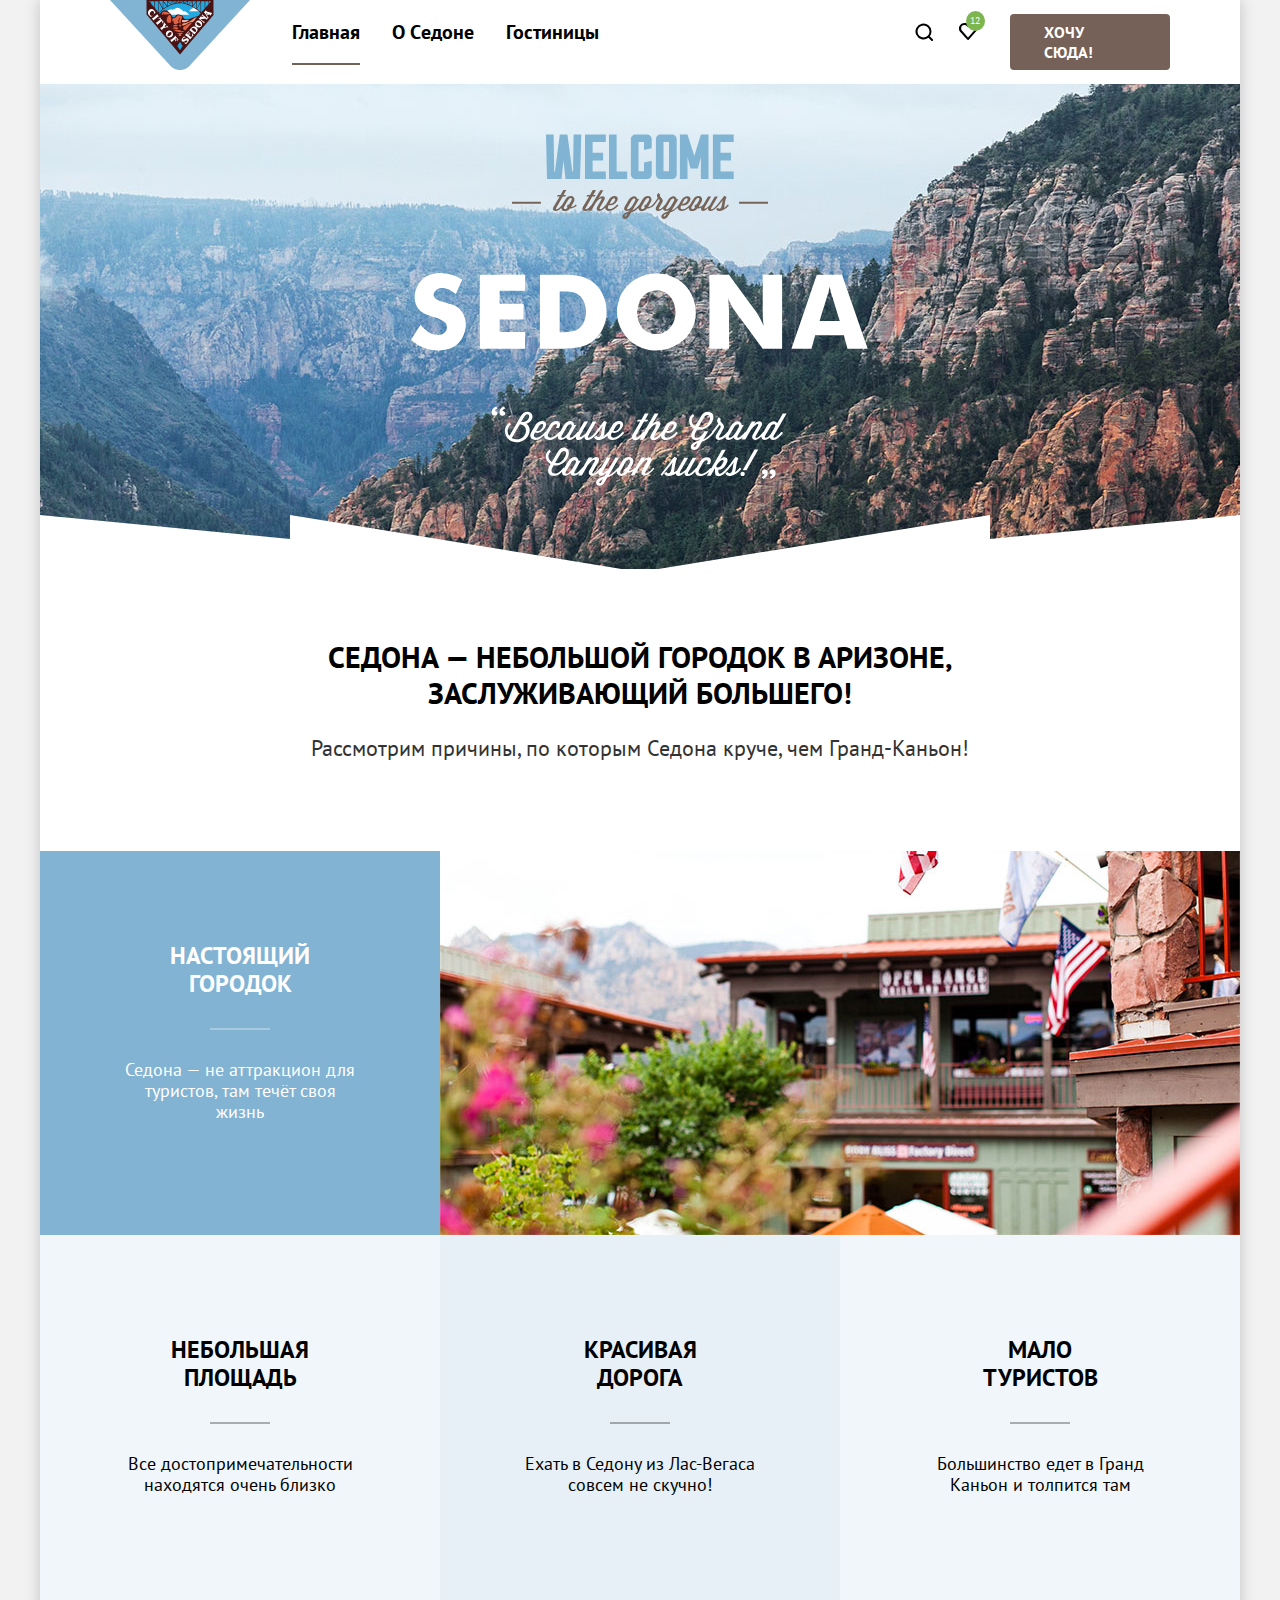
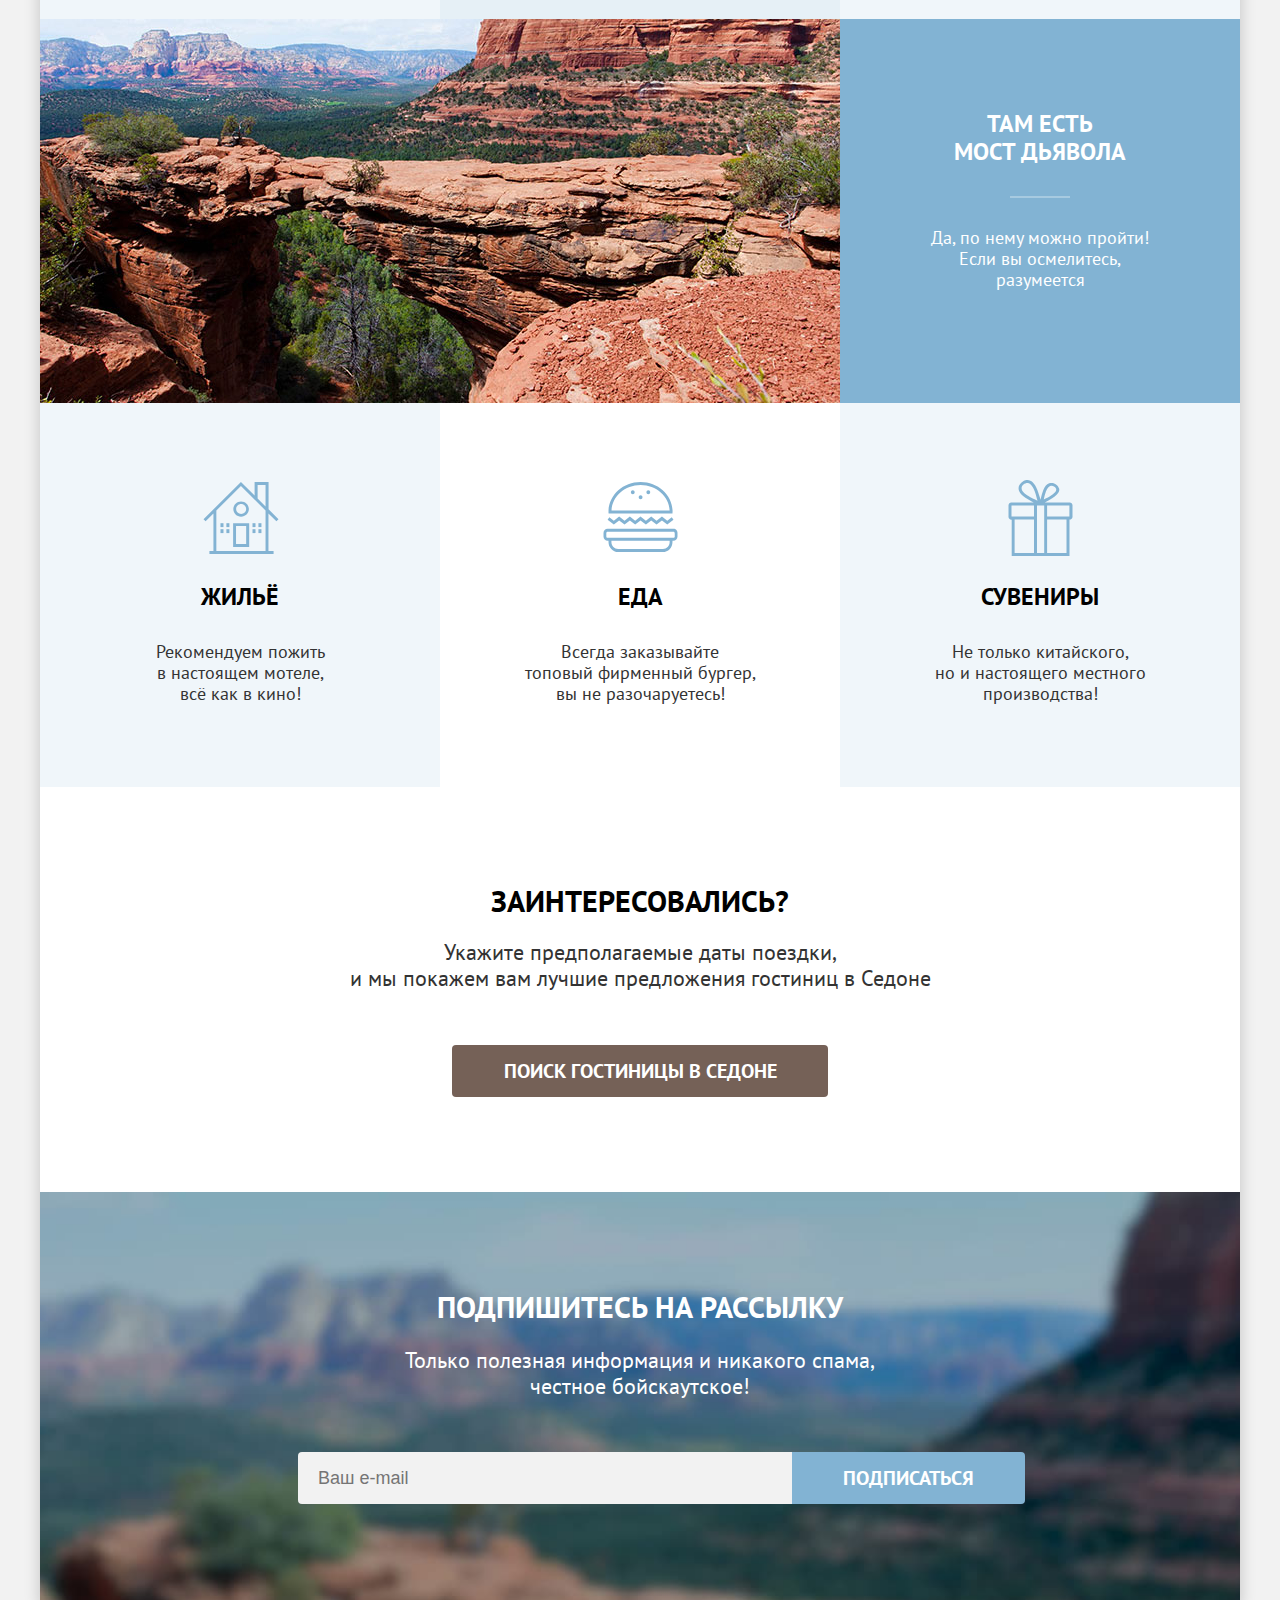
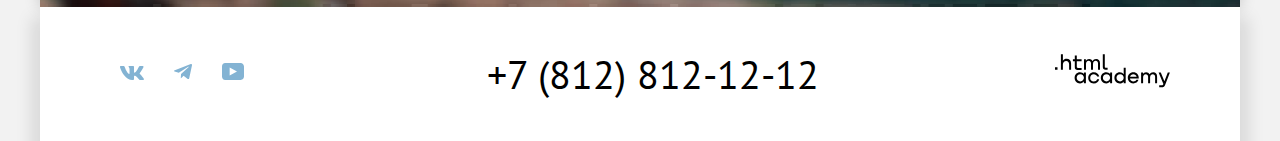
<file: index.html>
<!DOCTYPE html>
  <html lang="ru">
    <head>
      <meta charset="utf-8">
      <title>HTML Academy: Седона</title>
      <link rel="stylesheet" href="styles/styles.css">
      <link rel="icon" href="favicon.ico">
    </head>
    <body>
      <!-- ШАПКА -->
      <header class="main-header">
        <a class="navigation-logo"  href="https://htmlacademy.ru">
        <img class="navigation-logotype" src='./images/logo-sedona.svg' width="140"  height="70" alt="Логотип компании.">
        </a>
        <nav class="navigation">
            <ul class="navigation-list">
                <li class="navigation-item">
                  <span class=" navigation-link navigation-link-current" aria-current="page">
                    Главная
                  </span>
                </li>
                <li class="navigation-item">
                  <a class="navigation-link navigation-link-click" href="#">
                    О Cедоне
                  </a>
                </li>
                <li class="navigation-item">
                  <a class="navigation-link navigation-link-click" href="catalog.html">
                    Гостиницы
                  </a>
                </li>
            </ul>
            <ul class=" navigation-list navigation-user">
                <li class="navigation-item navigation-item-search">
                    <a class="navigation-link navigation-link-search" href="#">
                      <span class="visually-hidden">
                      Поиск.
                    </span>
                    <svg  class="search-icon" aria-hidden="true" focusable="false" width="18" height="18" viewBox="0 0 18 18"  xmlns="http://www.w3.org/2000/svg">
                      <path d="m18.5 17-3.7-3.7a8 8 0 0 0 1.7-4.8 8 8 0 1 0-3.1 6.3l3.7 3.7 1.4-1.5Zm-10-2.5a6 6 0 0 1-6-6 6 6 0 0 1 12 0 6 6 0 0 1-6 6Z"/>
                    </svg>
                  </a>
                </li>
                <li class= "navigation-item navigation-item-favourite">
                    <a class="navigation-link navigation-link-favourite " href="#"><span class="visually-hidden">
                      Избранное.
                    </span>
                    <svg  class="favourite-icon"  aria-hidden="true" focusable="false" width="18" height="17" viewBox="0 0 18 17" xmlns="http://www.w3.org/2000/svg">
                      <path d="M8.9 17a1 1 0 0 1-.8-.4l-7-7.9A5.4 5.4 0 0 1 5.5 0C6.8 0 8 .5 9 1.3a5.5 5.5 0 0 1 9 4.1c0 1.3-.5 2.5-1.3 3.4l-7 7.9c-.2.2-.4.3-.8.3Zm-6-9.5L9 14.4l6.2-7c.5-.5.7-1.2.7-2 0-1.8-1.5-3.3-3.3-3.3-1 0-2 .5-2.7 1.3-.3.3-.6.4-.9.4-.3 0-.6-.2-.8-.4a3.7 3.7 0 0 0-2.7-1.3 3.3 3.3 0 0 0-3.3 3.3c-.1.9.3 1.6.7 2.1-.1 0-.1 0 0 0Z"/>
                    </svg>
                    <span class="quantify-in-favourites">
                      12
                    </span>
                  </a>
                </li>
                <li class= "navigation-item-want">
                    <a class="want-to-that-place" href="#">
                      ХОЧУ СЮДА!
                    </a>
                </li>
            </ul>
        </nav>
      </header>
      <!-- приветствие -->
      <main class="main-container main-index">
        <div class="page-container">
          <div class="greeting">
            <h1 class="visually-hidden">
              Городок Седона
            </h1>
            <img class="welcome" src="images/welcome.svg" width="458" height="352" alt="Добро пожаловать в Седону">
          </div>
        <!-- Заголовок перед сеткой достопримечательностей -->
        <h2 class="welcome-title">
          Седона — небольшой городок в Аризоне,<br>
          заслуживающий большего!
        </h2>
          <p class="welcome-text">
            Рассмотрим причины, по которым Седона круче, чем Гранд-Каньон!
          </p>
        <!--Достопримечательности-->
        <section class="advantages">
          <h2 class="visually-hidden">
            Достопримечательности и преимущества Седоны
          </h2>
          <ul class="advantages-list">

            <li class="advantages-item box-blue element-1">
              <h3 class="advantages-title-white line line-w">
                Настоящий<br>городок
              </h3>
              <p class="advantages-description-white">
                Седона — не аттракцион для<br>туристов, там течёт своя<br>жизнь
              </p>
            </li>

            <li class="element-2 advantages-item">
              <img class="advantages-images" src="images/photo-1.jpg" width="800" height="384" alt="Вид городка Седона">
            </li>

            <li class="advantages-item box-grey element-3">
              <h3 class="advantages-title line">
                Небольшая<br>площадь
              </h3>
              <p class="advantages-description">
                Все достопримечательности<br>находятся очень близко
              </p>
            </li>

            <li class="advantages-item box-2-grey element-4">
              <h3 class="advantages-title line">
                Красивая<br>дорога
              </h3>
              <p class="advantages-description">
                Ехать в Седону из Лас-Вегаса<br>совсем не скучно!
              </p>
            </li>

            <li class="advantages-item box-grey element-5">
              <h3 class="advantages-title line">
                Мало<br>туристов
              </h3>
              <p class="advantages-description">
                Большинство едет в Гранд<br>Каньон и толпится там
              </p>
            </li>

            <li class="element-6 advantages-item">
              <img class="advantages-images" src="images/photo-2.jpg" width="800" height="384" alt="Мост Дьявола">
            </li>

            <li class="advantages-item box-blue element-7">
              <h3 class="advantages-title-white line line-w">
                Там есть<br>мост Дьявола
              </h3>
              <p class="advantages-description-white">
                Да, по нему можно пройти!<br>Если вы осмелитесь,<br>разумеется
              </p>
            </li>
          </ul>
        </section>
        <!-- Сервисы -->
        <section class="services">
          <h2 class="visually-hidden">
            Услуги для туристов
          </h2>
          <ul class="services-list">
            <li class="services-item box-grey house">
              <h3 class="services-title">
                Жильё
              </h3>
              <p class="services-description">
                Рекомендуем пожить<br>в настоящем мотеле,<br>всё как в кино!
              </p>
            </li>
            <li class="services-item box-white eat">
              <h3 class="services-title">
                Еда
              </h3>
              <p class="services-description">
                Всегда заказывайте<br>топовый фирменный бургер,<br>вы не разочаруетесь!
              </p>
            </li>
            <li class="services-item box-grey souvenirs">
              <h3 class="services-title">
                Сувениры
              </h3>
              <p class="services-description">
                Не только китайского,<br>но и настоящего местного<br>производства!
              </p>
            </li>
          </ul>
        </section>
        <!--Поиск гостиницы-->
        <section class="hotel-search">
          <h2 class="visually-hidden">
            Поиск гостиницы
          </h2>
            <h3 class="hotel-search-title">
              Заинтересовались?
            </h3>
            <p class="hotel-search-description">
              Укажите предполагаемые даты поездки,<br>
              и мы покажем вам лучшие предложения гостиниц в Седоне</p>
            <a class="search-button" href="#">
              Поиск гостиницы в Седоне
            </a>
        </section>
        <!-- Рассылка -->
        <section class="newsletter-alter">
          <h2 class="newsletter-header">
            Подпишитесь на рассылку
          </h2>
          <p class="newsletter-description">
            Только полезная информация и никакого спама,
            <br>
            честное бойскаутское!
          </p>
          <form class="newsletter-form" action="https://echo.htmlacademy.ru/" method="post">
            <label class="newsletter-label">
              <input class="newsletter-email" placeholder="Ваш e-mail" type="email" name="newsletter-email" required="">
            </label>
            <button class="newsletter-button" type="submit">
              Подписаться
            </button>
          </form>
        </section>
      </div>
      </main>
      <!-- Подвал -->
      <footer class="page-footer">
        <div class="page-footer-container">
          <ul class="footer-social-list">
            <li class="footer-social-item">
              <a class="footer-social-link" href="https://vk.com/htmlacademy">
                <span class="visually-hidden">
                  Вконтакте
                </span>
                <svg class="social-svg" width="24" height="14" fill="none" xmlns="http://www.w3.org/2000/svg">
                  <path class="soc-svg" clip-rule="evenodd"
                    d="M23.45.95c.17-.55 0-.95-.8-.95h-2.62c-.67 0-.98.35-1.14.73 0 0-1.34 3.2-3.23 5.27-.61.6-.89.8-1.22.8-.17 0-.42-.2-.42-.74V.95c0-.66-.18-.95-.74-.95H9.15c-.42 0-.67.3-.67.6 0 .61.95.76 1.05 2.5v3.8c0 .84-.16.99-.5.99-.88 0-3.05-3.21-4.33-6.89-.25-.71-.5-1-1.17-1H.9C.15 0 0 .35 0 .73c0 .68.89 4.07 4.14 8.55C6.32 12.34 9.38 14 12.15 14c1.67 0 1.88-.37 1.88-1v-2.32c0-.73.16-.88.69-.88.38 0 1.05.2 2.61 1.67C19.11 13.22 19.4 14 20.41 14h2.62c.75 0 1.13-.37.91-1.1-.24-.72-1.09-1.77-2.21-3.02-.62-.7-1.54-1.47-1.81-1.86-.4-.49-.28-.7 0-1.14 0 0 3.2-4.43 3.53-5.93Z"
                    fill="#83B3D3"/>
                </svg>
              </a>
            </li>
            <li class="footer-social-item">
              <a class="footer-social-link" href="https://t.me/htmlacademy">
                <span class="visually-hidden">
                  Телеграм.
                </span>
                <svg class="social-svg" width="18" height="16" fill="none" xmlns="http://www.w3.org/2000/svg">
                  <path class="soc-svg"
                    d="M16.79.1.84 6.25c-1.09.43-1.08 1.04-.2 1.31l4.1 1.28 9.47-5.98c.44-.27.85-.12.52.18L7.05 9.96l-.28 4.22c.41 0 .6-.19.83-.41l1.99-1.93 4.13 3.05c.77.42 1.31.2 1.5-.7l2.72-12.8c.28-1.12-.43-1.62-1.16-1.3Z"
                    fill="#83B3D3"/>
                </svg>
              </a>
            </li>
            <li class="footer-social-item">
              <a class="footer-social-link" href="https://www.youtube.com/user/HTMLAcademyRUS">
                <span class="visually-hidden">
                  Ютуб.
                </span>
                <svg class="social-svg" width="22" height="17" fill="none" xmlns="http://www.w3.org/2000/svg">
                  <path class="soc-svg"
                    d="M18.6 0H3.18C1.31 0 0 1.6 0 3.4v10.1C0 15.4 1.31 17 3.17 17h15.66c1.64 0 3.17-1.6 3.17-3.4V3.4C21.78 1.6 20.47 0 18.6 0ZM7.67 12.54V4.46L15 8.5l-7.33 4.04Z"
                    fill="#83B3D3"/>
                </svg>
              </a>
            </li>
        </ul>
          <a class="footer-phone-contacts" href="tel:+78128121212">
            +7 (812) 812-12-12
          </a>
          <a class="footer-site-link" href="https://htmlacademy.ru/">
            <span class="visually-hidden">
              Сайт Html-Академии
            </span>
            <svg class="academy-logo" aria-hidden="true" focusable="false" width="115" height="34" fill="currentColor"
            xmlns="http://www.w3.org/2000/svg">
              <path
                d="M0 13.256v2.6h2.5v-2.6H0ZM11.6 4.856c-1.6 0-2.8.7-3.6 1.7h-.1v-6.2h-2v15.5h2v-5.3c0-2.1 1.3-3.6 3.3-3.6 1.8 0 2.9 1.4 2.9 3.2v5.7h2v-6.1c.1-3-1.8-4.9-4.5-4.9ZM26.6 5.156h-4.8v-3.7h-2v3.8h-1.9v2h1.9v6c0 1.7 1 2.7 2.7 2.7h4.1v-2h-3.7c-.7 0-1.1-.4-1.1-1.1v-5.7h4.8v-2ZM41.1 4.956c-1.6 0-2.9.8-3.5 2.1h-.1c-.6-1.2-1.8-2.1-3.4-2.1-1.4 0-2.5.8-3.1 1.8h-.1v-1.6H29v10.6h2v-5.4c0-2 1-3.5 2.6-3.5 1.5 0 2.4 1 2.4 2.6v6.3h2v-5.6c0-2.4 1.4-3.3 2.6-3.3 1.5 0 2.4 1 2.4 2.6v6.3h2v-6.5c.1-2.5-1.4-4.3-3.9-4.3ZM47.8 13.056c0 1.7 1 2.7 2.8 2.7h2v-2h-1.7c-.7 0-1.1-.4-1.1-1.1V.356h-2v12.7ZM28.9 20.056c-.9-1.1-2.2-1.8-3.9-1.8-3.1 0-5.4 2.3-5.4 5.6s2.3 5.6 5.4 5.6c1.8 0 3-.8 3.8-1.9h.1v1.6h2v-10.6h-2v1.5Zm-3.6 7.4c-2.2 0-3.6-1.6-3.6-3.6s1.4-3.6 3.6-3.6 3.6 1.6 3.6 3.6c0 1.9-1.4 3.6-3.6 3.6ZM44.2 22.356c-.5-2.4-2.6-4.1-5.4-4.1-3.4 0-5.6 2.5-5.6 5.6 0 3.1 2.2 5.6 5.6 5.6 2.8 0 4.9-1.8 5.4-4.2h-2.1c-.4 1.3-1.7 2.3-3.3 2.3-2.2 0-3.6-1.6-3.6-3.6s1.4-3.6 3.6-3.6c1.6 0 2.8 1 3.3 2.2h2.1v-.2ZM55.1 20.056c-.9-1.1-2.2-1.8-3.9-1.8-3.1 0-5.4 2.3-5.4 5.6s2.3 5.6 5.4 5.6c1.8 0 3-.8 3.8-1.9h.1v1.6h2v-10.6h-2v1.5Zm-3.6 7.4c-2.2 0-3.6-1.6-3.6-3.6s1.4-3.6 3.6-3.6 3.6 1.6 3.6 3.6c0 1.9-1.5 3.6-3.6 3.6ZM68.7 20.156c-.9-1.1-2.2-1.9-3.9-1.9-3.1 0-5.4 2.3-5.4 5.6s2.2 5.6 5.4 5.6c1.7 0 3-.8 3.8-1.8h.1v1.5h2v-15.4h-2v6.4Zm-3.6 7.3c-2.2 0-3.6-1.6-3.6-3.6s1.4-3.6 3.6-3.6 3.6 1.6 3.6 3.6c-.1 2-1.5 3.6-3.6 3.6ZM78.3 18.256c-3.3 0-5.5 2.5-5.5 5.6 0 3 2.1 5.6 5.5 5.6 2.5 0 4.5-1.3 5.2-3.6h-2.1c-.5 1-1.6 1.6-3 1.6-1.9 0-3.3-1.3-3.4-2.9h8.8c.2-3.6-2-6.3-5.5-6.3Zm0 1.9c1.7 0 3 1 3.3 2.6h-6.5c.3-1.5 1.5-2.6 3.2-2.6ZM98.2 18.256c-1.6 0-2.9.8-3.6 2h-.1c-.6-1.2-1.8-2-3.4-2-1.4 0-2.5.7-3.1 1.8v-1.5h-1.9v10.6h2v-5.4c0-2 1-3.4 2.6-3.5 1.5 0 2.4 1 2.4 2.6v6.3h2v-5.6c0-2.4 1.4-3.3 2.6-3.3 1.5 0 2.4 1 2.4 2.6v6.3h2v-6.5c.1-2.6-1.4-4.4-3.9-4.4ZM109.4 27.356l-3.6-8.9h-2.2l4.8 11.6c-.3.9-.7 1.2-1.7 1.2h-2.5v2h2.5c1.8 0 2.8-.8 3.5-2.6l4.7-12.2h-2.1l-3.4 8.9Z"/>
            </svg>
          </a>
        </div>
      </footer>
      <!-- Модальное окно -->
      <div class="modal-container modal-container-close">
        <div class="modal modal-auth">
          <button type="button" class="modal-close-button">
            <svg class="close-form" aria-hidden="true" focusable="false" width="15" height="15" viewBox="0 0 15 15"
              fill="currentColor" xmlns="http://www.w3.org/2000/svg">
              <path
                d="M14.4905 1.78288L13.1982 0.49057L7.49048 6.19826L1.78279 0.49057L0.490479 1.78288L6.19817 7.49057L0.490479 13.1983L1.78279 14.4906L7.49048 8.78288L13.1982 14.4906L14.4905 13.1983L8.78279 7.49057L14.4905 1.78288Z"
                fill="black"/>
            </svg>
            <span class="visually-hidden">
              Закрыть.
            </span>
          </button>
      <section class="modal-content">
        <h2 class="modal-title">
          Поиск гостиницы в Седоне
        </h2>
        <form class="form" method="post" action="https://echo.htmlacademy.ru/">
          <span class="in-group">
            <label class="label-name in-name" for="in-go">
              Дата Заезда:
            </label>
            <input class="field-modal" placeholder="Укажите дату" type="text" name="in-go" id="in-go" required>
            <button class="calendar" type="button">
              <svg aria-hidden="true" focusable="false" width="16" height="15" viewBox="0 0 16 15" fill="none"
                xmlns="http://www.w3.org/2000/svg">
                <path
                  d="M5.75 10C6.05 10 6.25 9.8 6.25 9.5C6.25 9.2 6.05 9 5.75 9C5.45 9 5.25 9.2 5.25 9.5C5.25 9.8 5.45 10 5.75 10Z"
                  fill="black"/>
                <path
                  d="M15 2H13V0H12V2H4V0H3V2H1C0.4 2 0 2.4 0 3V14C0 14.5 0.4 15 1 15H15C15.5 15 16 14.5 16 14V3C16 2.4 15.5 2 15 2ZM15 14H1V7H15V14ZM1 6V3H3V5H4V3H12V5H13V3H15V6H1Z"
                  fill="black"/>
                <path d="M8 10C8.3 10 8.5 9.8 8.5 9.5C8.5 9.2 8.3 9 8 9C7.7 9 7.5 9.2 7.5 9.5C7.5 9.8 7.7 10 8 10Z"
                  fill="black"/>
                <path
                  d="M10.25 10C10.55 10 10.75 9.8 10.75 9.5C10.75 9.2 10.55 9 10.25 9C9.95 9 9.75 9.2 9.75 9.5C9.75 9.8 9.95 10 10.25 10Z"
                  fill="black"/>
                <path
                  d="M5.75 11C5.45 11 5.25 11.2 5.25 11.5C5.25 11.8 5.45 12 5.75 12C6.05 12 6.25 11.8 6.25 11.5C6.25 11.2 6.05 11 5.75 11Z"
                  fill="black"/>
                <path d="M3.5 10C3.8 10 4 9.8 4 9.5C4 9.2 3.8 9 3.5 9C3.2 9 3 9.2 3 9.5C3 9.8 3.2 10 3.5 10Z"
                  fill="black"/>
                <path d="M3.5 11C3.2 11 3 11.2 3 11.5C3 11.8 3.2 12 3.5 12C3.8 12 4 11.8 4 11.5C4 11.2 3.8 11 3.5 11Z"
                  fill="black"/>
                <path
                  d="M8 11C7.7 11 7.5 11.2 7.5 11.5C7.5 11.8 7.7 12 8 12C8.3 12 8.5 11.8 8.5 11.5C8.5 11.2 8.3 11 8 11Z"
                  fill="black"/>
                <path
                  d="M10.25 11C9.95 11 9.75 11.2 9.75 11.5C9.75 11.8 9.95 12 10.25 12C10.55 12 10.75 11.8 10.75 11.5C10.75 11.2 10.55 11 10.25 11Z"
                  fill="black"/>
                <path
                  d="M12.5 10C12.8 10 13 9.8 13 9.5C13 9.2 12.8 9 12.5 9C12.2 9 12 9.2 12 9.5C12 9.8 12.2 10 12.5 10Z"
                  fill="black"/>
                <path
                  d="M12.5 11C12.2 11 12 11.2 12 11.5C12 11.8 12.2 12 12.5 12C12.8 12 13 11.8 13 11.5C13 11.2 12.8 11 12.5 11Z"
                  fill="black"/>
              </svg>
                <span class="visually-hidden">
                  Открыть каленадарь.
                </span>
            </button>
          </span>
          <span class="form-notify bad-notify">
            Мы не можем отправить вас в прошлое.
          </span>
          <span class="out-group">
            <label class="label-name out-name" for="out-go">
              Дата Выезда:
            </label>
            <input class="field-modal" placeholder="Укажите дату" type="text" name="out-go" id="out-go" required>
              <button class="calendar" type="button">
                <svg aria-hidden="true" focusable="false" width="16" height="15" viewBox="0 0 16 15" fill="none"
                    xmlns="http://www.w3.org/2000/svg">
                  <path
                    d="M5.75 10C6.05 10 6.25 9.8 6.25 9.5C6.25 9.2 6.05 9 5.75 9C5.45 9 5.25 9.2 5.25 9.5C5.25 9.8 5.45 10 5.75 10Z"
                    fill="black"/>
                  <path
                    d="M15 2H13V0H12V2H4V0H3V2H1C0.4 2 0 2.4 0 3V14C0 14.5 0.4 15 1 15H15C15.5 15 16 14.5 16 14V3C16 2.4 15.5 2 15 2ZM15 14H1V7H15V14ZM1 6V3H3V5H4V3H12V5H13V3H15V6H1Z"
                    fill="black"/>
                  <path d="M8 10C8.3 10 8.5 9.8 8.5 9.5C8.5 9.2 8.3 9 8 9C7.7 9 7.5 9.2 7.5 9.5C7.5 9.8 7.7 10 8 10Z"
                    fill="black"/>
                  <path
                    d="M10.25 10C10.55 10 10.75 9.8 10.75 9.5C10.75 9.2 10.55 9 10.25 9C9.95 9 9.75 9.2 9.75 9.5C9.75 9.8 9.95 10 10.25 10Z"
                    fill="black"/>
                  <path
                    d="M5.75 11C5.45 11 5.25 11.2 5.25 11.5C5.25 11.8 5.45 12 5.75 12C6.05 12 6.25 11.8 6.25 11.5C6.25 11.2 6.05 11 5.75 11Z"
                    fill="black"/>
                  <path d="M3.5 10C3.8 10 4 9.8 4 9.5C4 9.2 3.8 9 3.5 9C3.2 9 3 9.2 3 9.5C3 9.8 3.2 10 3.5 10Z"
                    fill="black"/>
                  <path d="M3.5 11C3.2 11 3 11.2 3 11.5C3 11.8 3.2 12 3.5 12C3.8 12 4 11.8 4 11.5C4 11.2 3.8 11 3.5 11Z"
                    fill="black"/>
                  <path
                    d="M8 11C7.7 11 7.5 11.2 7.5 11.5C7.5 11.8 7.7 12 8 12C8.3 12 8.5 11.8 8.5 11.5C8.5 11.2 8.3 11 8 11Z"
                    fill="black"/>
                  <path
                    d="M10.25 11C9.95 11 9.75 11.2 9.75 11.5C9.75 11.8 9.95 12 10.25 12C10.55 12 10.75 11.8 10.75 11.5C10.75 11.2 10.55 11 10.25 11Z"
                    fill="black"/>
                  <path
                    d="M12.5 10C12.8 10 13 9.8 13 9.5C13 9.2 12.8 9 12.5 9C12.2 9 12 9.2 12 9.5C12 9.8 12.2 10 12.5 10Z"
                    fill="black"/>
                  <path
                    d="M12.5 11C12.2 11 12 11.2 12 11.5C12 11.8 12.2 12 12.5 12C12.8 12 13 11.8 13 11.5C13 11.2 12.8 11 12.5 11Z"
                    fill="black"/>
                </svg>
                <span class="visually-hidden">
                  Открыть каленадарь.
                </span>
              </button>
          </span>
          <span class="form-notify">
            На эти даты есть свободные номера. Пока есть.
          </span>
          <div class="mini-form">
            <span class="field-group count">
              <label class="adult-name" for="adult">
                Взрослые:
              </label>
              <button class="btn-less" type="button">
                <svg class="icon-pl" aria-hidden="true" focusable="false" width="14" height="14" viewBox="0 0 14 2"
                  fill="none" xmlns="http://www.w3.org/2000/svg">
                  <path d="M0 0L0 2L14 2V0L0 0Z" fill="#756157" fill-opacity="0.3"/>
                </svg>
                <span class="visually-hidden">
                  Уменьшить колличество взрлослых.
                </span>
              </button>
              <input class="field-modal field-mini" placeholder="2" type="text" name="adult" id="adult" required>
              <button class="btn-more" type="button">
                <span class="visually-hidden">
                  Увеличить колличество взрлослых.
                </span>
                <svg class="icon-pl" aria-hidden="true" focusable="false" width="15" height="14" viewBox="0 0 15 14"
                  fill="none" xmlns="http://www.w3.org/2000/svg"><path d="M14.5 6h-6V0h-2v6h-6v2h6v6h2V8h6V6Z"
                  fill="#756157" fill-opacity=".3"/>
                </svg>
              </button>
            </span>
            <span class="field-group count">
              <label class="child-name" for="child">
                Дети:
              </label>
              <span class="tooltip">
                <button class="tooltip-toggle" type="button" aria-labelledby="tooltip-label-child">
                  <svg class="tooltip-icon" width="2" height="12" xmlns="http://www.w3.org/2000/svg">
                    <path
                    fill-rule="evenodd" clip-rule="evenodd" d="M0 0h2v2H0V0Zm2 12H0V3h2v9Z"/>
                  </svg>
                </button>
                    <span class="tooltip-text" id="tooltip-label-child" role="tooltip">
                      Укажите количество детей,<br>которые будут с вами, возраст<br>
                      которых от 6 до 18 лет. Дети<br>до 6 лет размещаются<br>бесплатно.
                    </span>
              </span>
                <button class="btn-less" type="button">
                  <span class="visually-hidden">
                    Уменьшить колличество детей.
                  </span>
                  <svg class="icon-pl" aria-hidden="true" focusable="false" width="14" height="14" viewBox="0 0 14 2"
                    fill="none" xmlns="http://www.w3.org/2000/svg">
                    <path d="M0 0L0 2L14 2V0L0 0Z" fill="#756157" fill-opacity="0.3"/>
                  </svg>
                </button>
                <input class="field-modal field-mini" placeholder="2" type="text" name="child" id="child" required>
                <button class="btn-more" type="button">
                  <span class="visually-hidden">
                    Увеличить колличество детей.
                  </span>
                  <svg class="icon-pl" aria-hidden="true" focusable="false" width="15" height="14" viewBox="0 0 15 14"
                    fill="none" xmlns="http://www.w3.org/2000/svg"><path d="M14.5 6h-6V0h-2v6h-6v2h6v6h2V8h6V6Z"
                    fill="#756157" fill-opacity=".3"/>
                  </svg>
                </button>
            </span>
          </div>
          <button class="button-sign button-form-sign" type="submit">
            Найти
          </button>
        </form>
      </section>
    </div>
  </div>


  </body>
</html>
</file>
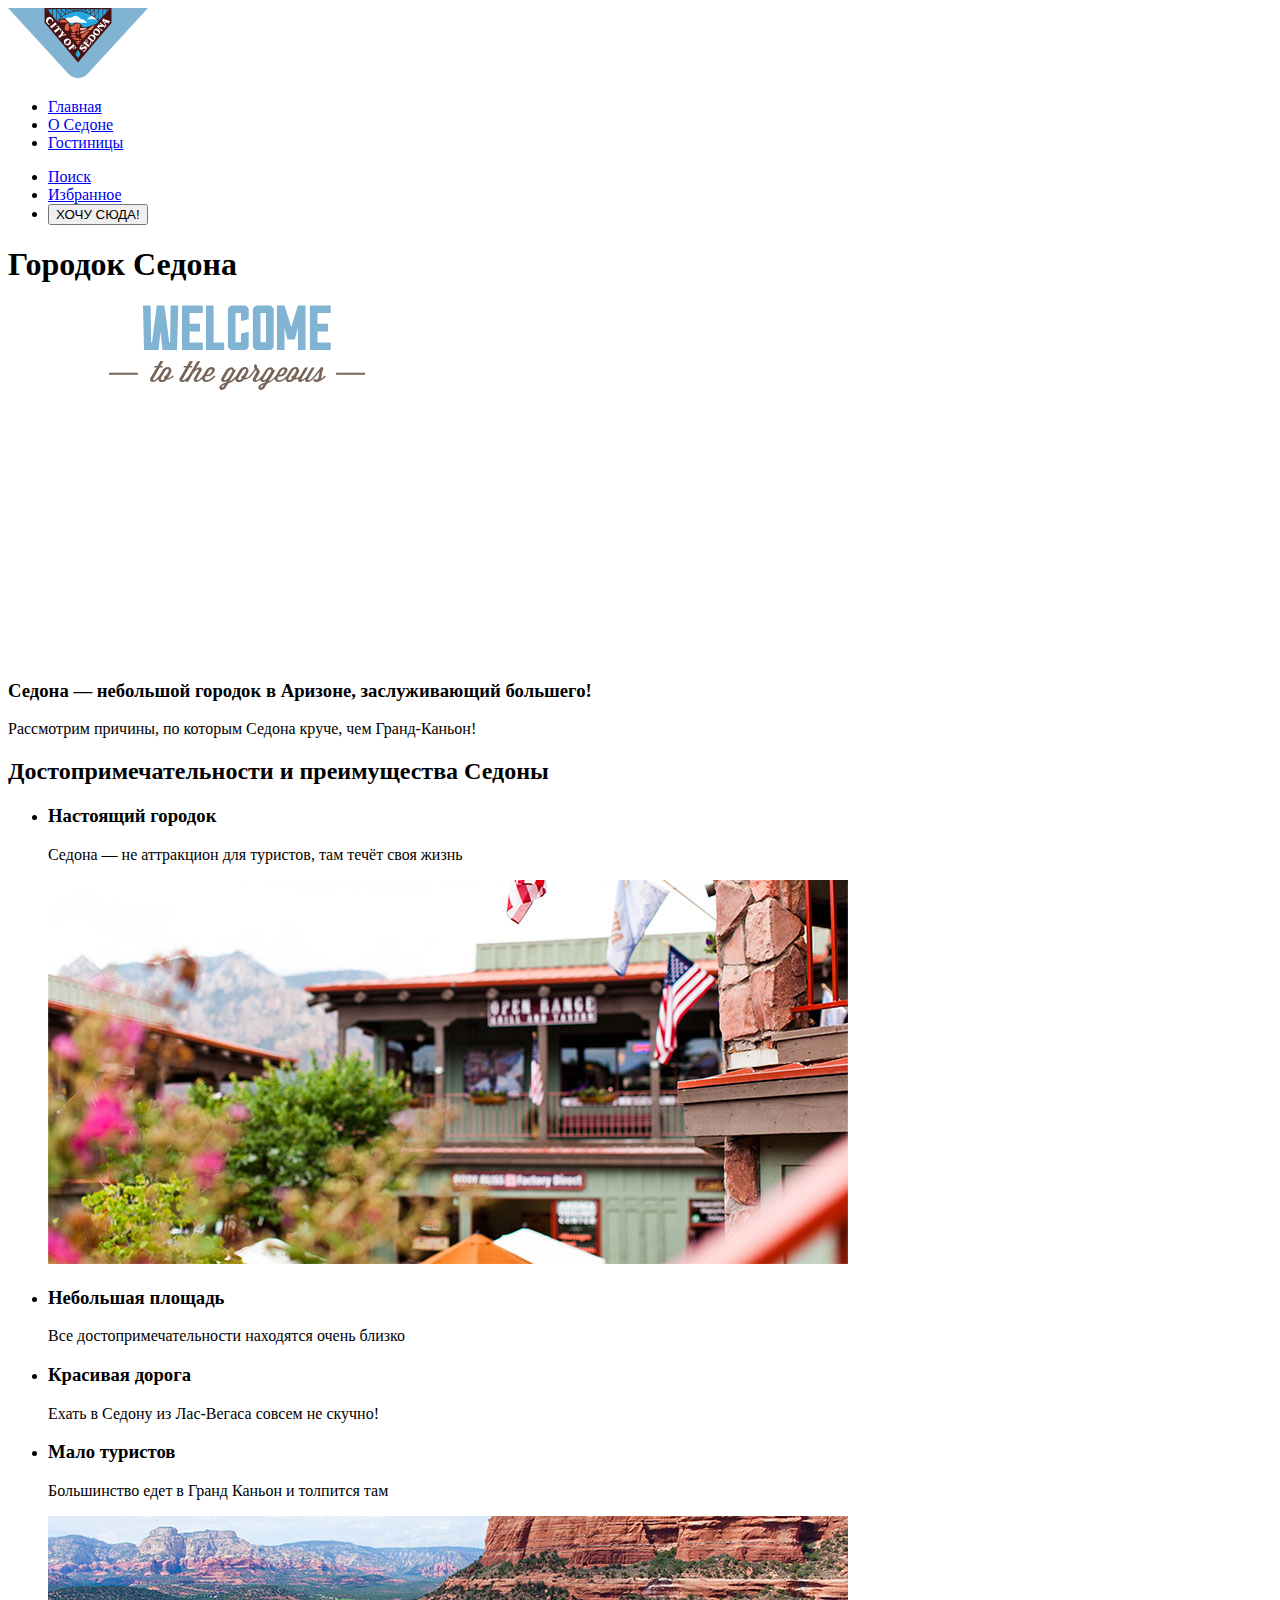
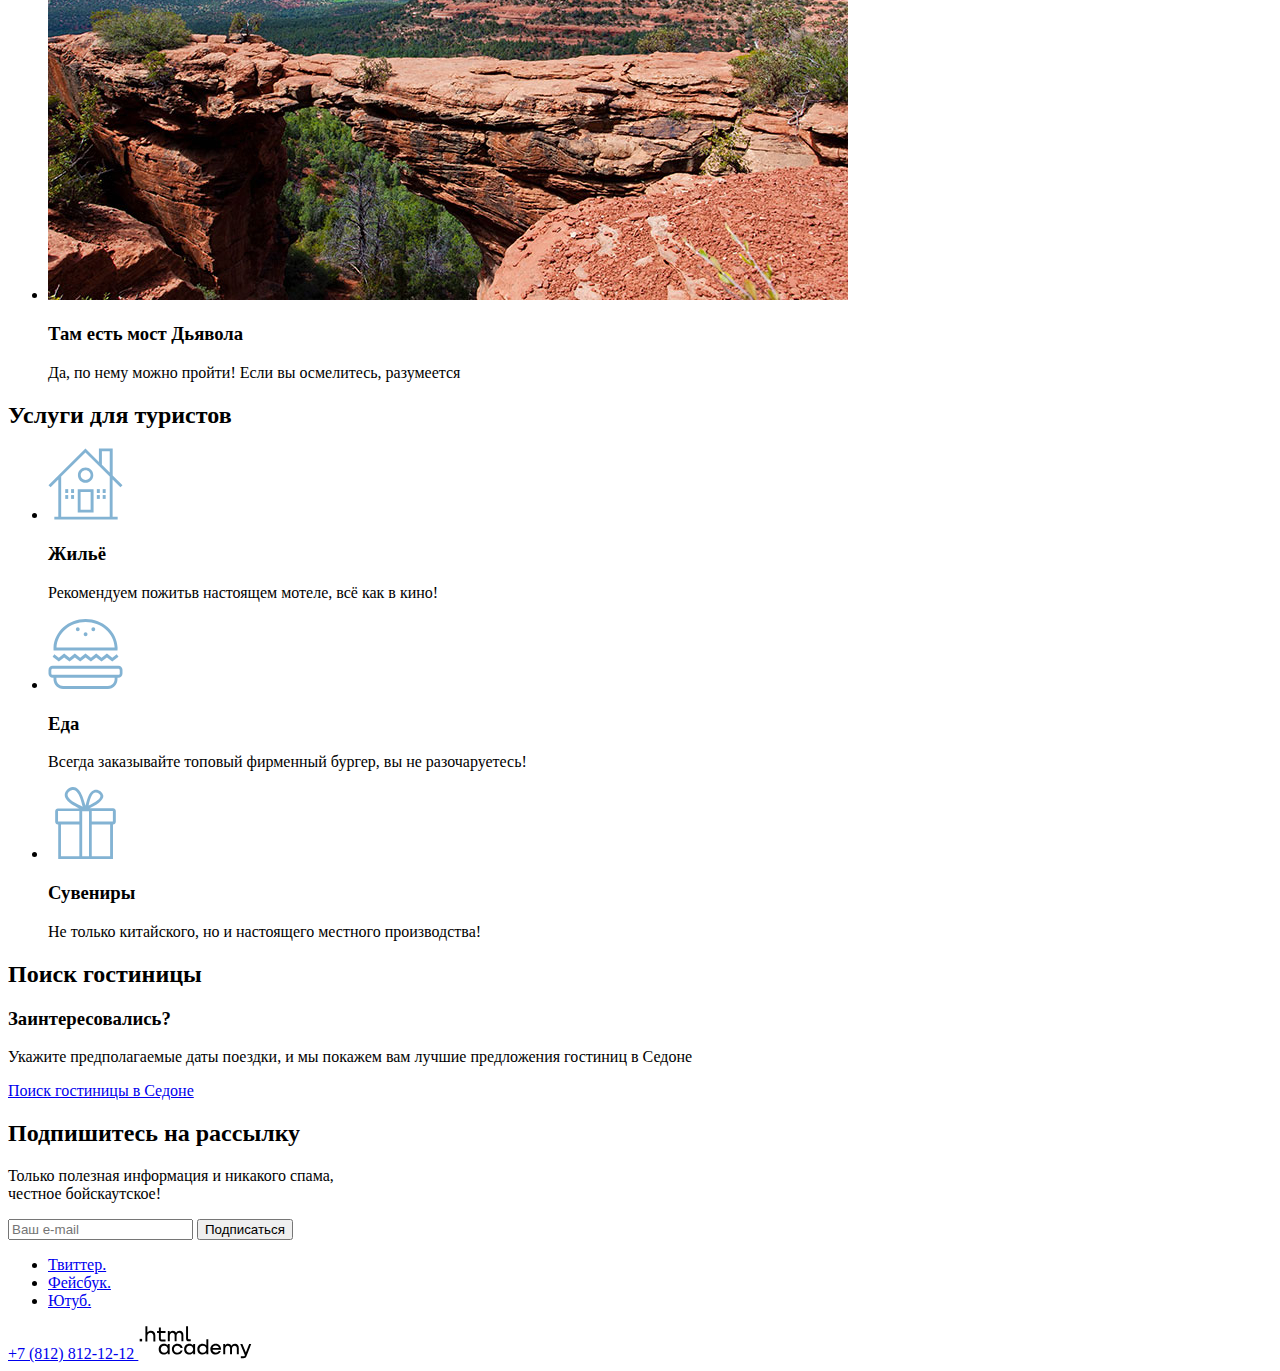
<file: 3/index.html>
<!DOCTYPE html>
<html lang="ru">
  <head>
    <meta charset="utf-8">
    <title>HTML Academy: Седона</title>
    <base href="https://htmlacademy-htmlcss.github.io/787573-sedona-35/3/">
</head>
  <body>

    <header class="main-header">
      <nav class="navigation">
        <a class="main-header-logo">
          <img src='./images/logo-sedona.svg' width="140" height="70" alt="Логотип Седоны">
        </a>
        <ul class="navigation-list">
          <li class="navigation-item">
            <a class="navigation-link" href=#>Главная</a>
          </li>
          <li class="navigation-item">
            <a class="navigation-link" href=#>О Седоне</a>
          </li>
          <li class="navigation-item">
            <a class="navigation-link" href="catalog.html">Гостиницы</a></li>
        </ul>
        <ul class="navigation-user">
          <li class="navigation-item">
            <a class="navigation-link" href=#>
              <span class="visually-hidden">
                Поиск
              </span>
            </a>
          </li>
          <li class="navigation-item">
            <a class="navigation-link" href=#>
              <span class="visually-hidden">
                Избранное
              </span>
            </a>
          </li>
          <li class="navigation-item">
            <button class="navigation-button" href=#>ХОЧУ СЮДА!</button></li>
        </ul>
      </nav>
    </header>
    <main class="main-index">
      <h1 class="visually-hidden">Городок Седона</h1>
      <img class="welcome" src="images/welcome.svg" width="458" height="352" alt="Добро пожаловать в Седону">
      <h3 class="welcome-title">Седона — небольшой городок в Аризоне, заслуживающий большего!</h3>
        <p class="welcome-text">Рассмотрим причины, по которым Седона круче, чем Гранд-Каньон!</p>
      <section class="advantages">
        <h2 class="visually-hidden">Достопримечательности и преимущества Седоны</h2>
        <ul class="advantages-list">
          <li class="advantages-item">
            <h3 class="advantages-title">Настоящий городок</h3>
            <p class="advantages-description">Седона — не аттракцион для туристов, там течёт своя жизнь</p>
            <img class="advantages-images" src="images/photo-1.jpg" width="800" height="384" alt="Вид городка Седона">
          </li>
          <li class="advantages-item">
            <h3 class="advantages-title">Небольшая площадь</h3>
            <p class="advantages-description">Все достопримечательности находятся очень близко</p>
          </li>
          <li class="advantages-item">
            <h3 class="advantages-title">Красивая дорога</h3>
            <p class="advantages-description">Ехать в Седону из Лас-Вегаса совсем не скучно!</p>
          </li>
          <li class="advantages-item">
            <h3 class="advantages-title">Мало туристов</h3>
            <p class="advantages-description">Большинство едет в Гранд Каньон и толпится там</p>
          </li>
          <li class="advantages-item">
            <img class="advantages-images" src="images/photo-2.jpg" width="800" height="384" alt="Мост Дьявола">
            <h3 class="advantages-title">Там есть мост Дьявола</h3>
            <p class="advantages-description">Да, по нему можно пройти! Если вы осмелитесь, разумеется</p>
          </li>
        </ul>
      </section>
      <section class="services">
        <h2 class="visually-hidden">Услуги для туристов</h2>
          <ul class="services-list">
            <li class="services-item">
              <img class="services-logo" src="images/housing.svg" width="75" height="72" alt="Иконка домик">
              <h3 class="services-title">Жильё</h3>
              <p class="services-description">Рекомендуем пожитьв настоящем мотеле, всё как в кино!</p>
            </li>
            <li class="services-item">
              <img class="services-logo" src="images/food.svg" width="75" height="72" alt="Иконка бургер">
              <h3 class="services-title">Еда</h3>
              <p class="services-description">Всегда заказывайте топовый фирменный бургер, вы не разочаруетесь!</p>
            </li>
            <li class="services-item">
              <img class="services-logo" src="images/souvenirs.svg" width="75" height="72" alt="Иконка сувениры">
              <h3 class="services-title">Сувениры</h3>
              <p class="services-description">Не только китайского, но и настоящего местного производства!</p>
            </li>
          </ul>
      </section>
      <section class="hotel-search">
        <h2 class="visually-hidden">Поиск гостиницы</h2>
        <h3 class="hotel-search-title">Заинтересовались?</h3>
        <p class="hotel-search-description">Укажите предполагаемые даты поездки, и мы покажем вам лучшие предложения гостиниц в Седоне</p>
        <a href="#">Поиск гостиницы в Седоне</a>
      </section>
      <section class="newsletter newsletter-alter">
        <h2 class="h3 newsletter-header">
          Подпишитесь на рассылку
        </h2>
        <p class="text newsletter-description">
          Только полезная информация и никакого спама,
          <br>
          честное бойскаутское!
        </p>
        <form class="newsletter-form" action="https://echo.htmlacademy.ru/" method="post">
          <label class="newsletter-label">
            <input class="newsletter-email" placeholder="Ваш e-mail" type="email" name="newsletter-email" required="">
          </label>
          <button class="newsletter-button button" type="submit" href="#">
            Подписаться
          </button>
        </form>
      </section>
    </main>
    <footer class="page-footer">
      <ul class="footer-social-list">
        <li class="footer-social-item">
          <a class="footer-social-link twitter" href="https://twitter.com/htmlacademy_ru">
            <span class="visually-hidden">
              Твиттер.
            </span>
          </a>
        </li>
        <li class="footer-social-item">
          <a class="footer-social-link facebook" href="https://www.facebook.com/htmlacademy">
            <span class="visually-hidden">
              Фейсбук.
            </span>
          </a>
        </li>
        <li class="footer-social-item">
          <a class="footer-social-link youtube" href="https://www.youtube.com/c/HTMLAcademyRUS">
            <span class="visually-hidden">
              Ютуб.
            </span>
          </a>
        </li>
      </ul>
      <a class="footer-phone-contacts" href="tel:+78128121212">
        +7 (812) 812-12-12
      </a>
      <a class="footer-site-link" href="https://htmlacademy.ru/">
        <img class="footer-site-link-logo" src='images/HTML Academy.svg' width="115" height="33"  alt="Логотип HTML Academy.">
      </a>
    </footer>

  </body>
</html>
</file>
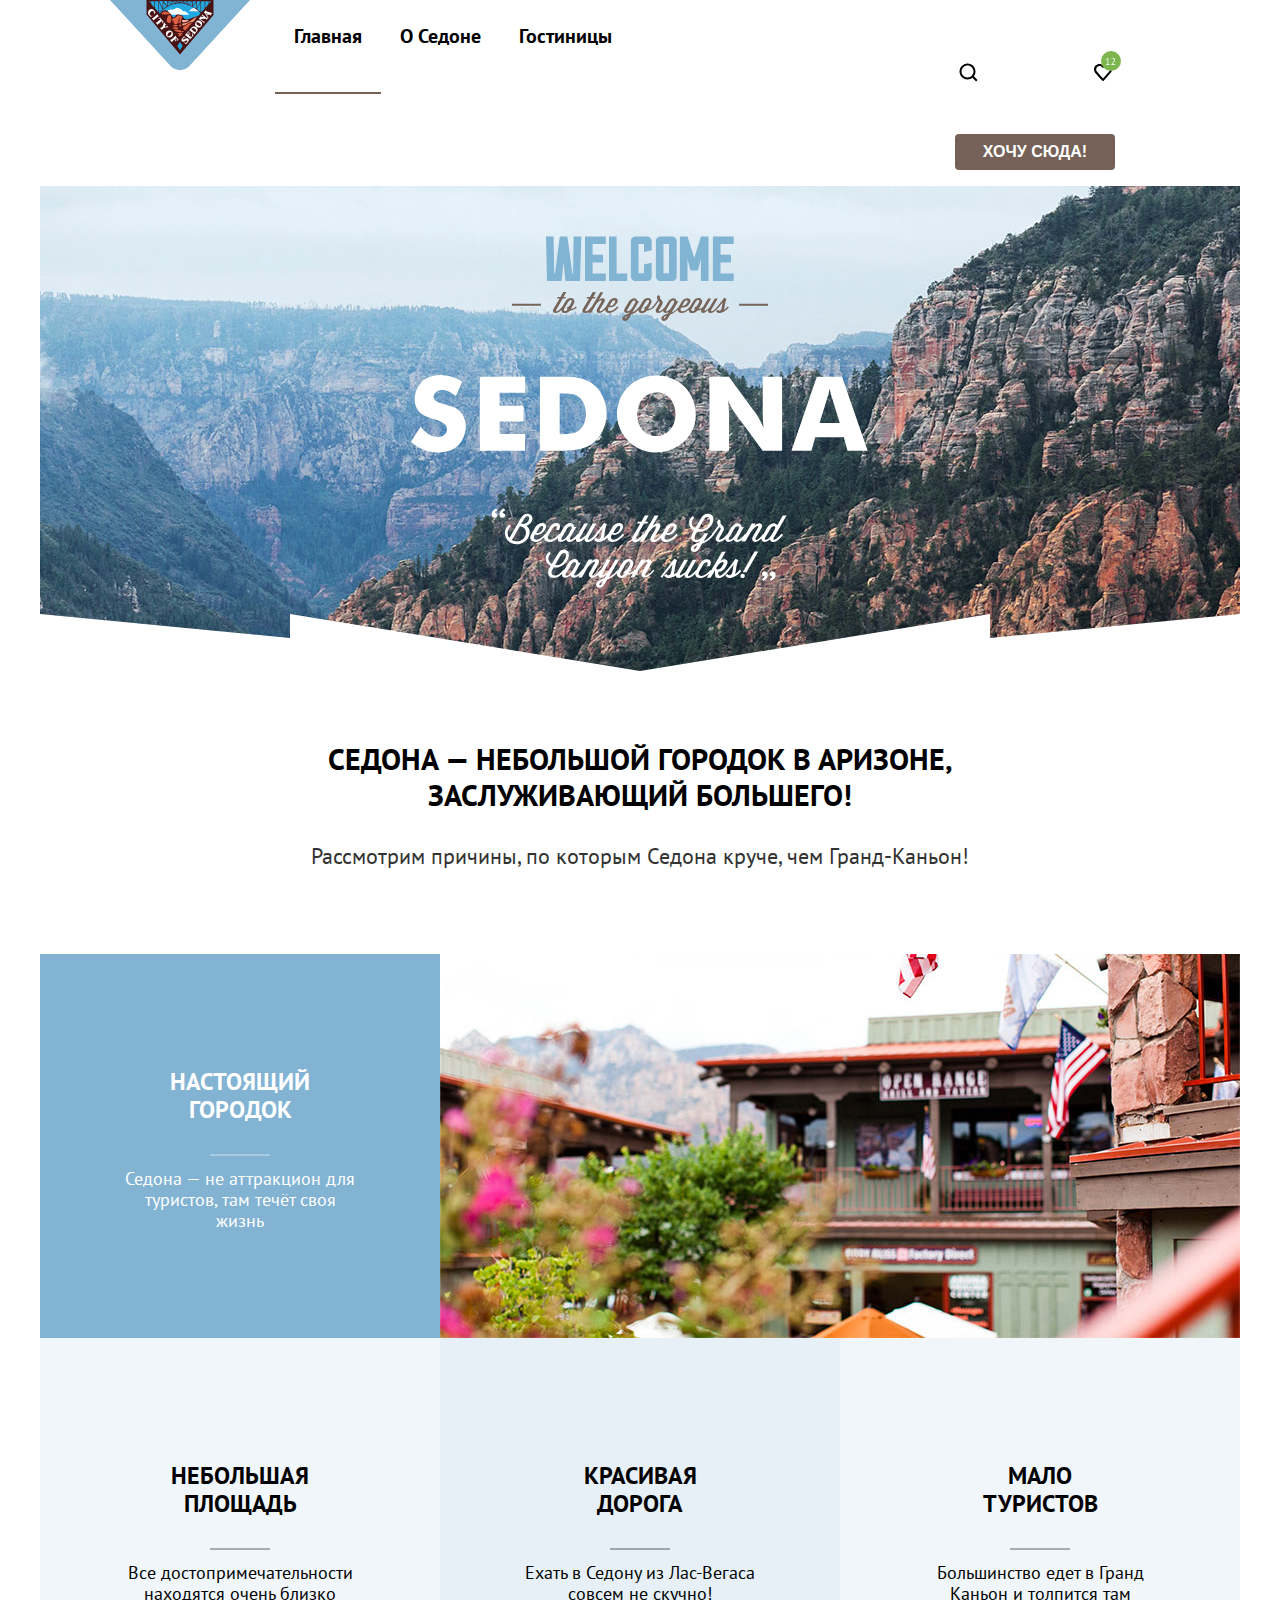
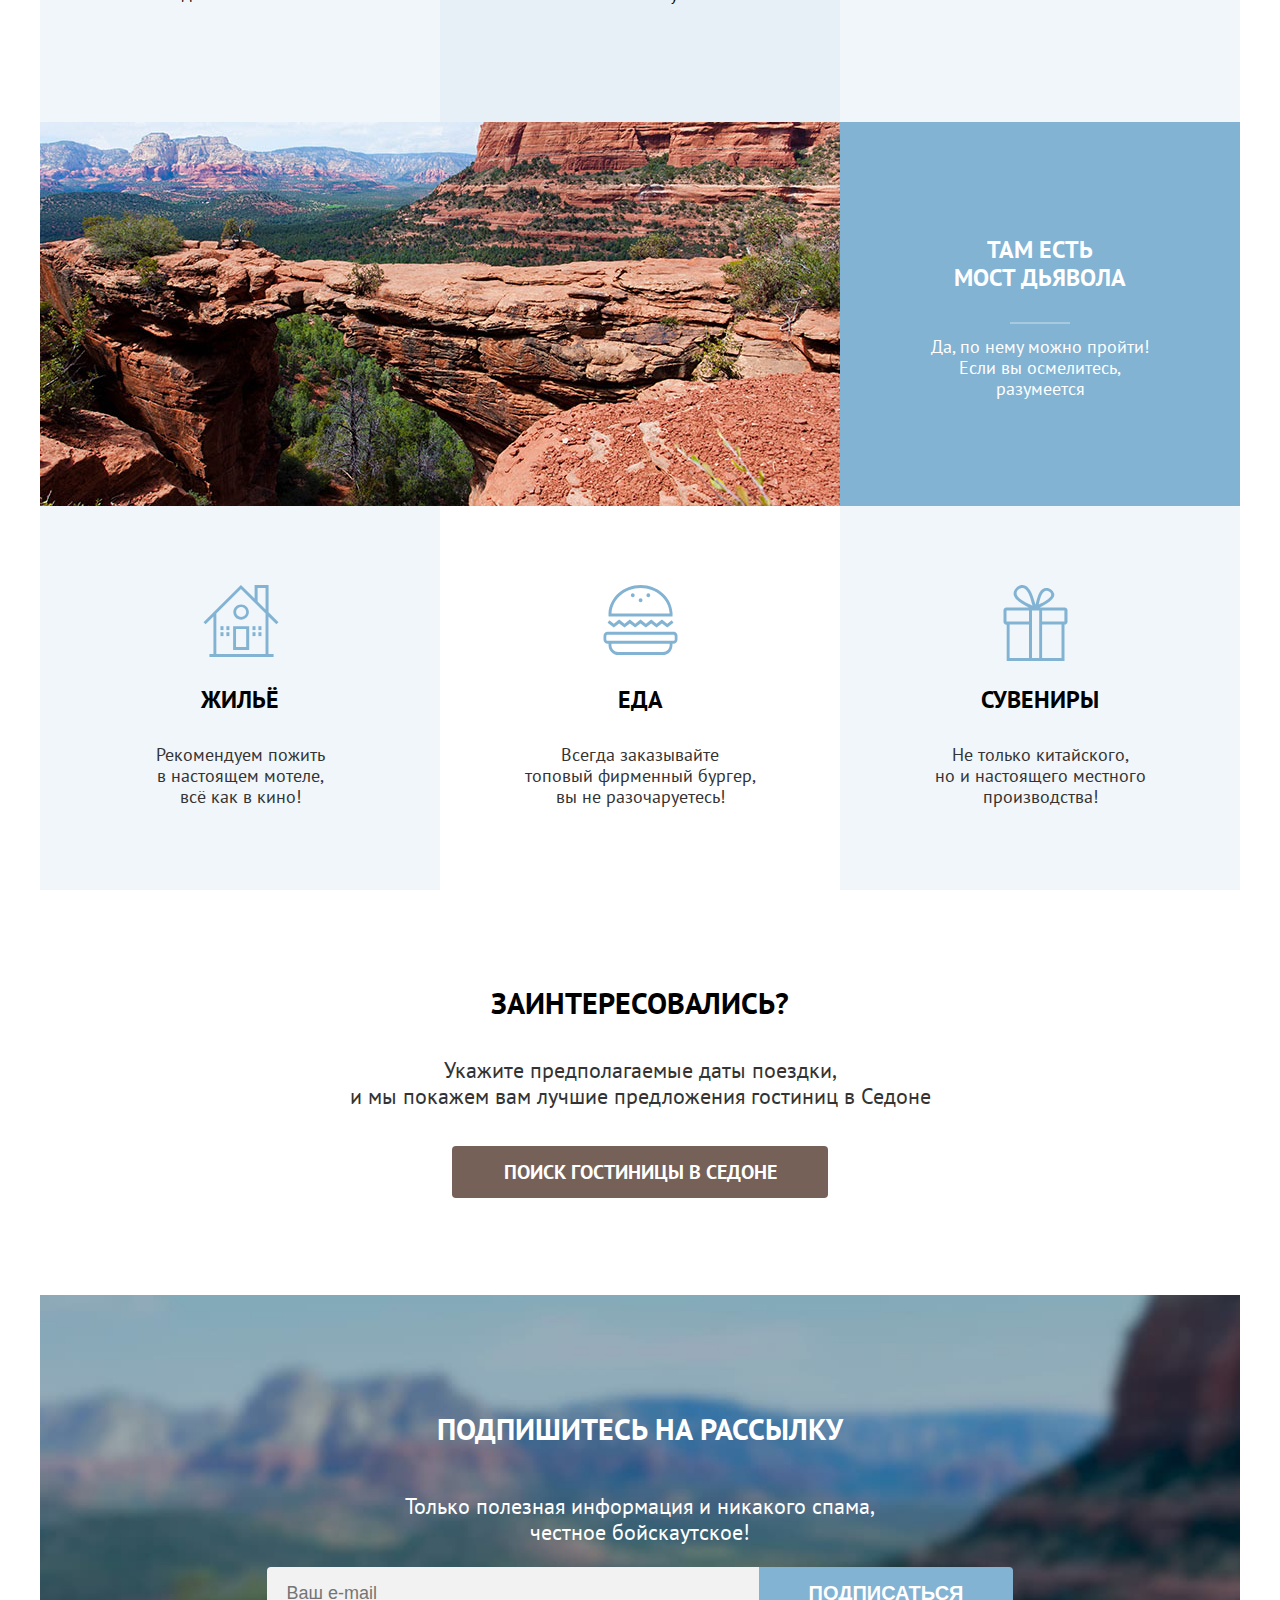
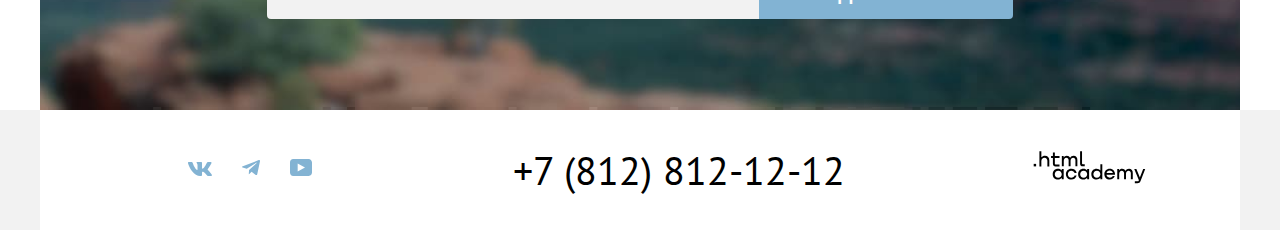
<file: 5/index.html>
<!DOCTYPE html>
<html lang="ru">
  <head>
    <meta charset="utf-8">
    <title>HTML Academy: Седона</title>
    <link rel="stylesheet" href="styles/styles.css">
    <base href="https://htmlacademy-htmlcss.github.io/787573-sedona-35/5/">
</head>
  <body>
<!-- ШАПКА -->
    <header class="main-header">
      <nav class="navigation">
        <a class="main-header-logo">
          <img class="logo" src='./images/logo-sedona.svg' width="140" height="70" alt="Логотип Седоны">
        </a>
        <ul class="navigation-list">
          <li class="navigation-item navigation-current">
            <a class="navigation-link" href=#>Главная</a>
          </li>
          <li class="navigation-item">
            <a class="navigation-link" href=#>О Седоне</a>
          </li>
          <li class="navigation-item">
            <a class="navigation-link" href="catalog.html">Гостиницы</a></li>
        </ul>
        <ul class="navigation-user">
          <li class="navigation-item">
            <a class="navigation-link" href=#>
              <span class="visually-hidden">
                Поиск
              </span>
              <svg width="44" height="64" viewBox="0 0 44 64" fill="none" xmlns="http://www.w3.org/2000/svg">
                <path d="M31.5 40.0083L27.8 36.3287C28.8 35.0359 29.5 33.3453 29.5 31.4558C29.5 27.0801 25.9 23.5 21.5 23.5C17.1 23.5 13.5 27.1796 13.5 31.5552C13.5 35.9309 17.1 39.511 21.5 39.511C23.3 39.511 25 38.9144 26.4 37.8204L30.1 41.5L31.5 40.0083ZM21.5 37.5221C18.2 37.5221 15.5 34.837 15.5 31.5552C15.5 28.2735 18.2 25.5884 21.5 25.5884C24.8 25.5884 27.5 28.2735 27.5 31.5552C27.5 34.837 24.8 37.5221 21.5 37.5221Z" fill="black"/>
              </svg>
            </a>
          </li>
          <li class="navigation-item">
            <a class="navigation-link" href=#>
              <span class="visually-hidden">
                Избранное
              </span>
              <svg width="44" height="64" viewBox="0 0 44 64" fill="none" xmlns="http://www.w3.org/2000/svg">
                <path d="M21.9 41C21.6 41 21.3 40.9 21.1 40.6C15.7 34.5 14.4 33.1 14.1 32.7C13.4 31.8 13 30.6 13 29.4C13 26.4 15.4 24 18.5 24C19.8 24 21 24.5 22 25.3C23 24.5 24.3 24 25.5 24C28.5 24 31 26.4 31 29.4C31 30.7 30.5 31.9 29.7 32.8L22.7 40.7C22.5 40.9 22.3 41 21.9 41ZM15.9 31.5C16.2 31.9 19.4 35.5 22 38.4L28.2 31.4C28.7 30.9 28.9 30.2 28.9 29.4C28.9 27.6 27.4 26.1 25.6 26.1C24.6 26.1 23.6 26.6 22.9 27.4C22.6 27.7 22.3 27.8 22 27.8C21.7 27.8 21.4 27.6 21.2 27.4C20.5 26.6 19.5 26.1 18.5 26.1C16.7 26.1 15.2 27.6 15.2 29.4C15.1 30.3 15.5 31 15.9 31.5C15.8 31.5 15.8 31.5 15.9 31.5Z" fill="black"/>
                <rect x="20" y="11" width="20" height="20" rx="10" fill="#7DB54F"/>
                <path d="M25.1308 24.26H26.5308V19.42L26.6308 18.83L26.2308 19.3L25.1308 20.09L24.7508 19.58L26.9508 17.88H27.3108V24.26H28.6808V25H25.1308V24.26ZM33.96 19.59C33.96 19.9433 33.8933 20.3067 33.76 20.68C33.6333 21.0467 33.4633 21.4167 33.25 21.79C33.0433 22.1633 32.81 22.53 32.55 22.89C32.29 23.2433 32.03 23.58 31.77 23.9L31.28 24.33V24.37L31.92 24.26H34.1V25H30.12V24.71C30.2667 24.5567 30.4433 24.3667 30.65 24.14C30.8567 23.9133 31.07 23.6633 31.29 23.39C31.5167 23.11 31.7367 22.8167 31.95 22.51C32.17 22.1967 32.3667 21.88 32.54 21.56C32.72 21.24 32.8633 20.9233 32.97 20.61C33.0767 20.2967 33.13 20 33.13 19.72C33.13 19.3933 33.0367 19.1233 32.85 18.91C32.6633 18.69 32.38 18.58 32 18.58C31.7467 18.58 31.5 18.6333 31.26 18.74C31.02 18.84 30.8133 18.9567 30.64 19.09L30.31 18.52C30.5433 18.32 30.82 18.1633 31.14 18.05C31.46 17.9367 31.8033 17.88 32.17 17.88C32.4567 17.88 32.71 17.9233 32.93 18.01C33.15 18.09 33.3367 18.2067 33.49 18.36C33.6433 18.5133 33.76 18.6967 33.84 18.91C33.92 19.1167 33.96 19.3433 33.96 19.59Z" fill="white"/>
              </svg>
            </a>
          </li>
          <li class="navigation-item">
            <button class="navigation-button" href=#>Хочу сюда!</button></li>
        </ul>
      </nav>
    </header>
<!-- приветствие -->
    <main class="main-container main-index">
      <div class="page-container">
      <div class="greeting">
        <h1 class="visually-hidden">Городок Седона</h1>
        <img class="welcome" src="images/welcome.svg" width="458" height="352" alt="Добро пожаловать в Седону">
      </div>
      <!-- Заголовок перед сеткой достопримечательностей -->
        <h3 class="welcome-title">Седона — небольшой городок в Аризоне,<br>
          заслуживающий большего!</h3>
          <p class="welcome-text">Рассмотрим причины, по которым Седона круче, чем Гранд-Каньон!</p>
<!--Достопримечательности-->
        <section class="advantages">
        <h2 class="visually-hidden">Достопримечательности и преимущества Седоны</h2>
        <ul class="advantages-list">

          <li class="advantages-item box-blue element-1">
              <h3 class="advantages-title-white line line-w">Настоящий<br>городок</h3>
              <p class="advantages-description-white">Седона — не аттракцион для<br>туристов, там течёт своя<br>жизнь</p>
          </li>

          <li class="element-2 advantages-item">
            <img class="advantages-images" src="images/photo-1.jpg" width="800" height="384" alt="Вид городка Седона">
          </li>

          <li class="advantages-item box-grey element-3">
              <h3 class="advantages-title line">Небольшая<br>площадь</h3>
              <p class="advantages-description">Все достопримечательности<br>находятся очень близко</p>
          </li>

          <li class="advantages-item box-2-grey element-4">
              <h3 class="advantages-title line">Красивая<br>дорога</h3>
              <p class="advantages-description">Ехать в Седону из Лас-Вегаса<br>совсем не скучно!</p>
          </li>

          <li class="advantages-item box-grey element-5">
              <h3 class="advantages-title line">Мало<br>туристов</h3>
              <p class="advantages-description">Большинство едет в Гранд<br>Каньон и толпится там</p>
          </li>

          <li class="element-6 advantages-item"><img class="advantages-images" src="images/photo-2.jpg" width="800" height="384" alt="Мост Дьявола"></li>

          <li class="advantages-item box-blue element-7">
              <h3 class="advantages-title-white line line-w">Там есть<br>мост Дьявола</h3>
              <p class="advantages-description-white">Да, по нему можно пройти!<br>Если вы осмелитесь,<br>разумеется</p>
          </li>
        </ul>
 <!-- Сервисы -->
      </section>
      <section class="services">
        <h2 class="visually-hidden">Услуги для туристов</h2>
          <ul class="services-list">
            <li class="services-item box-grey house">
                <h3 class="services-title">Жильё</h3>
                <p class="services-description">Рекомендуем пожить<br>в настоящем мотеле,<br>всё как в кино!</p>
            </li>
            <li class="services-item box-white eat">
                <h3 class="services-title">Еда</h3>
                <p class="services-description">Всегда заказывайте<br>топовый фирменный бургер,<br>вы не разочаруетесь!</p>
            </li>
            <li class="services-item box-grey souvenirs">
                <h3 class="services-title">Сувениры</h3>
                <p class="services-description">Не только китайского,<br>но и настоящего местного<br>производства!</p>
            </li>
          </ul>
<!--Поиск гостиницы-->
      </section>
      <section class="hotel-search">
        <h2 class="visually-hidden">Поиск гостиницы</h2>
        <h3 class="hotel-search-title">Заинтересовались?</h3>
        <p class="hotel-search-description">Укажите предполагаемые даты поездки,<br>и мы покажем вам лучшие предложения гостиниц в Седоне</p>
        <a class="search-button" href="#">Поиск гостиницы в Седоне</a>
      </section>
<!-- Рассылка -->
      <section class="newsletter-alter">
        <h2 class="newsletter-header">
          Подпишитесь на рассылку
        </h2>
        <p class="newsletter-description">
          Только полезная информация и никакого спама,
          <br>
          честное бойскаутское!
        </p>
        <form class="newsletter-form" action="https://echo.htmlacademy.ru/" method="post">
          <label class="newsletter-label">
            <input class="newsletter-email" placeholder="Ваш e-mail" type="email" name="newsletter-email" required="">
          </label>
          <button class="newsletter-button" type="submit" href="#">
            Подписаться
          </button>
        </form>
      </section>
      </div>
    </main>
    <!-- Подвал -->
    <footer class="page-footer">
      <div class="page-footer-container">
      <ul class="footer-social-list">
        <li class="footer-social-item">
          <a class="footer-social-link twitter" href="https://twitter.com/htmlacademy_ru">
            <span class="visually-hidden">
              Вконтакте
            </span>
            <svg width="24" height="14" fill="none" xmlns="http://www.w3.org/2000/svg">
              <path fill-rule="evenodd" clip-rule="evenodd" d="M23.45.95c.17-.55 0-.95-.8-.95h-2.62c-.67 0-.98.35-1.14.73 0 0-1.34 3.2-3.23 5.27-.61.6-.89.8-1.22.8-.17 0-.42-.2-.42-.74V.95c0-.66-.18-.95-.74-.95H9.15c-.42 0-.67.3-.67.6 0 .61.95.76 1.05 2.5v3.8c0 .84-.16.99-.5.99-.88 0-3.05-3.21-4.33-6.89-.25-.71-.5-1-1.17-1H.9C.15 0 0 .35 0 .73c0 .68.89 4.07 4.14 8.55C6.32 12.34 9.38 14 12.15 14c1.67 0 1.88-.37 1.88-1v-2.32c0-.73.16-.88.69-.88.38 0 1.05.2 2.61 1.67C19.11 13.22 19.4 14 20.41 14h2.62c.75 0 1.13-.37.91-1.1-.24-.72-1.09-1.77-2.21-3.02-.62-.7-1.54-1.47-1.81-1.86-.4-.49-.28-.7 0-1.14 0 0 3.2-4.43 3.53-5.93Z" fill="#83B3D3"/>
            </svg>
          </a>
        </li>
        <li class="footer-social-item">
          <a class="footer-social-link facebook" href="https://www.facebook.com/htmlacademy">
            <span class="visually-hidden">
              Телеграм.
            </span>
            <svg width="18" height="16" fill="none" xmlns="http://www.w3.org/2000/svg">
              <path d="M16.79.1.84 6.25c-1.09.43-1.08 1.04-.2 1.31l4.1 1.28 9.47-5.98c.44-.27.85-.12.52.18L7.05 9.96l-.28 4.22c.41 0 .6-.19.83-.41l1.99-1.93 4.13 3.05c.77.42 1.31.2 1.5-.7l2.72-12.8c.28-1.12-.43-1.62-1.16-1.3Z" fill="#83B3D3"/>
            </svg>
          </a>
        </li>
        <li class="footer-social-item">
          <a class="footer-social-link youtube" href="https://www.youtube.com/c/HTMLAcademyRUS">
            <span class="visually-hidden">
              Ютуб.
            </span>
            <svg width="22" height="17" fill="none" xmlns="http://www.w3.org/2000/svg">
              <path d="M18.6 0H3.18C1.31 0 0 1.6 0 3.4v10.1C0 15.4 1.31 17 3.17 17h15.66c1.64 0 3.17-1.6 3.17-3.4V3.4C21.78 1.6 20.47 0 18.6 0ZM7.67 12.54V4.46L15 8.5l-7.33 4.04Z" fill="#83B3D3"/>
            </svg>
          </a>
        </li>
      </ul>
      <a class="footer-phone-contacts" href="tel:+78128121212">
        +7 (812) 812-12-12
      </a>
      <a class="footer-site-link" href="https://htmlacademy.ru/">
        <img class="footer-site-link-logo" src='images/HTML Academy.svg' width="115" height="33"  alt="Логотип HTML Academy.">
      </a>
      </div>
    </footer>
  </body>
</html>
</file>
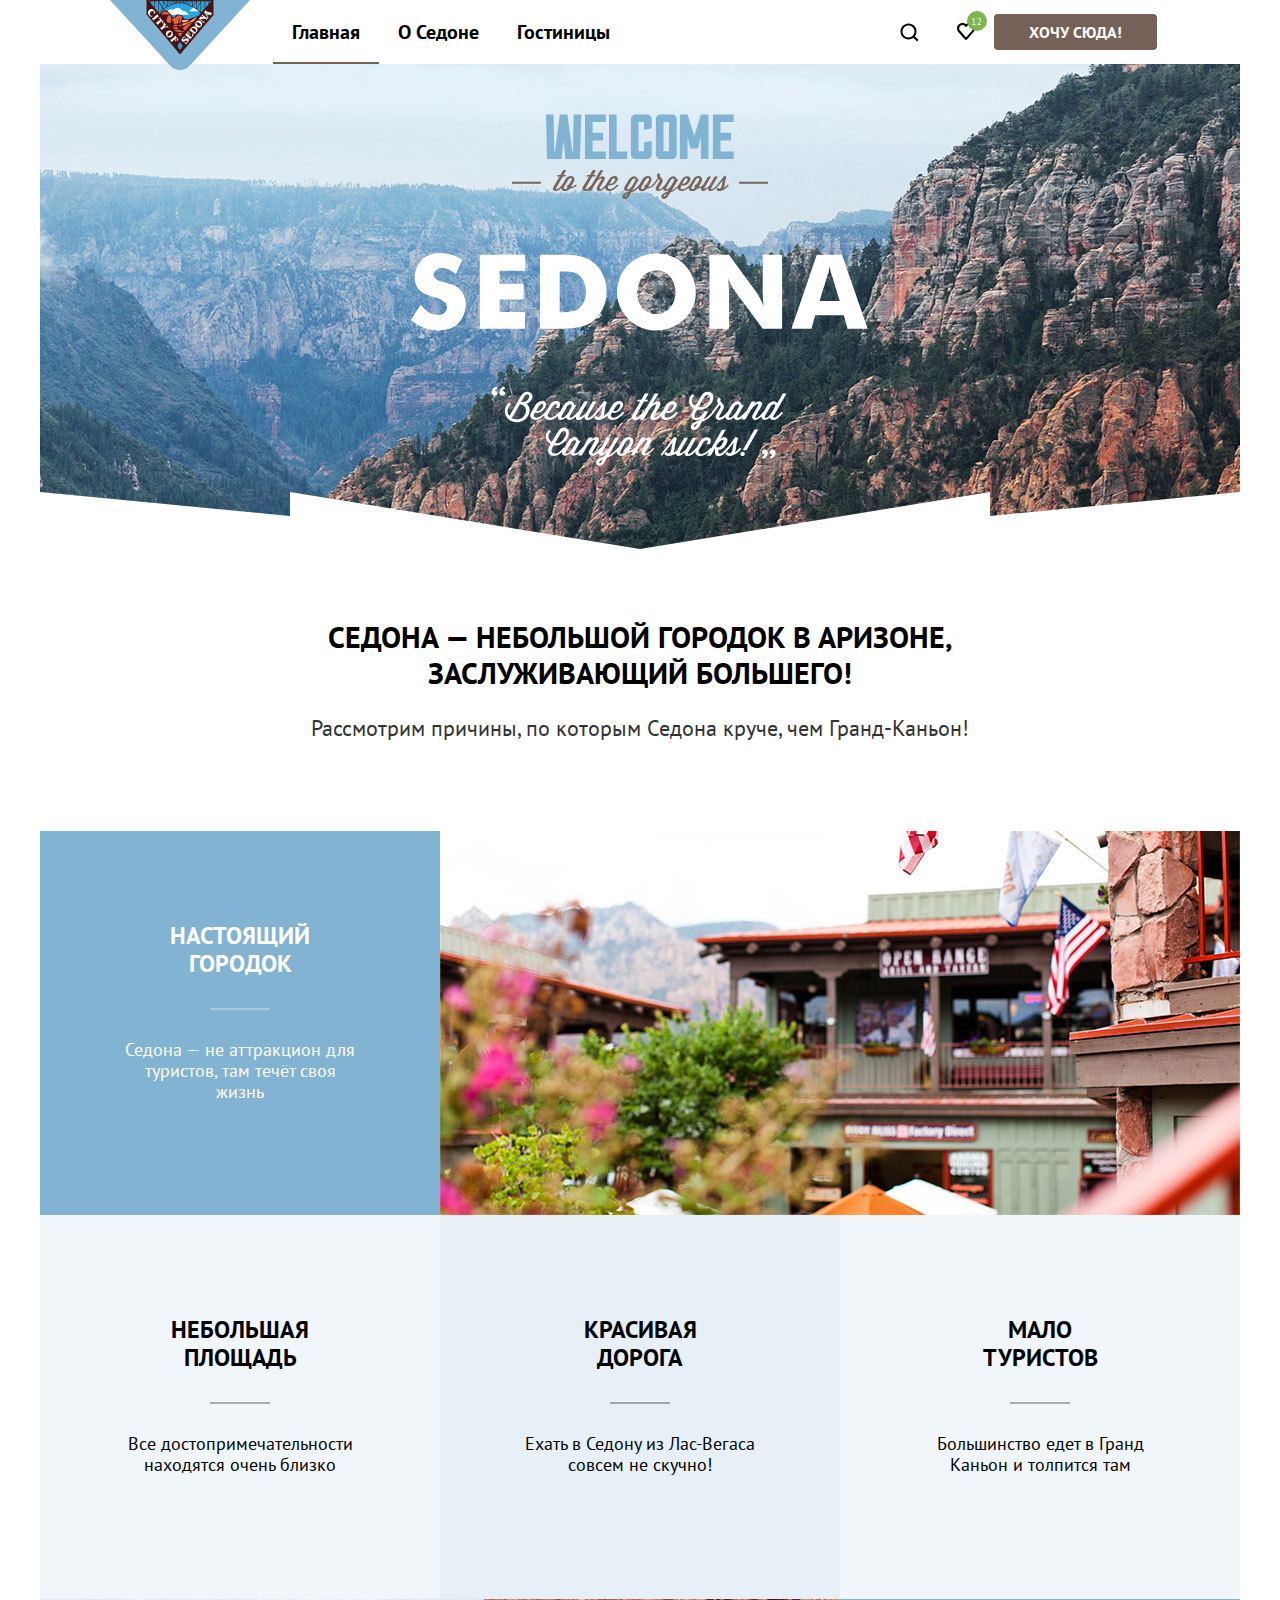
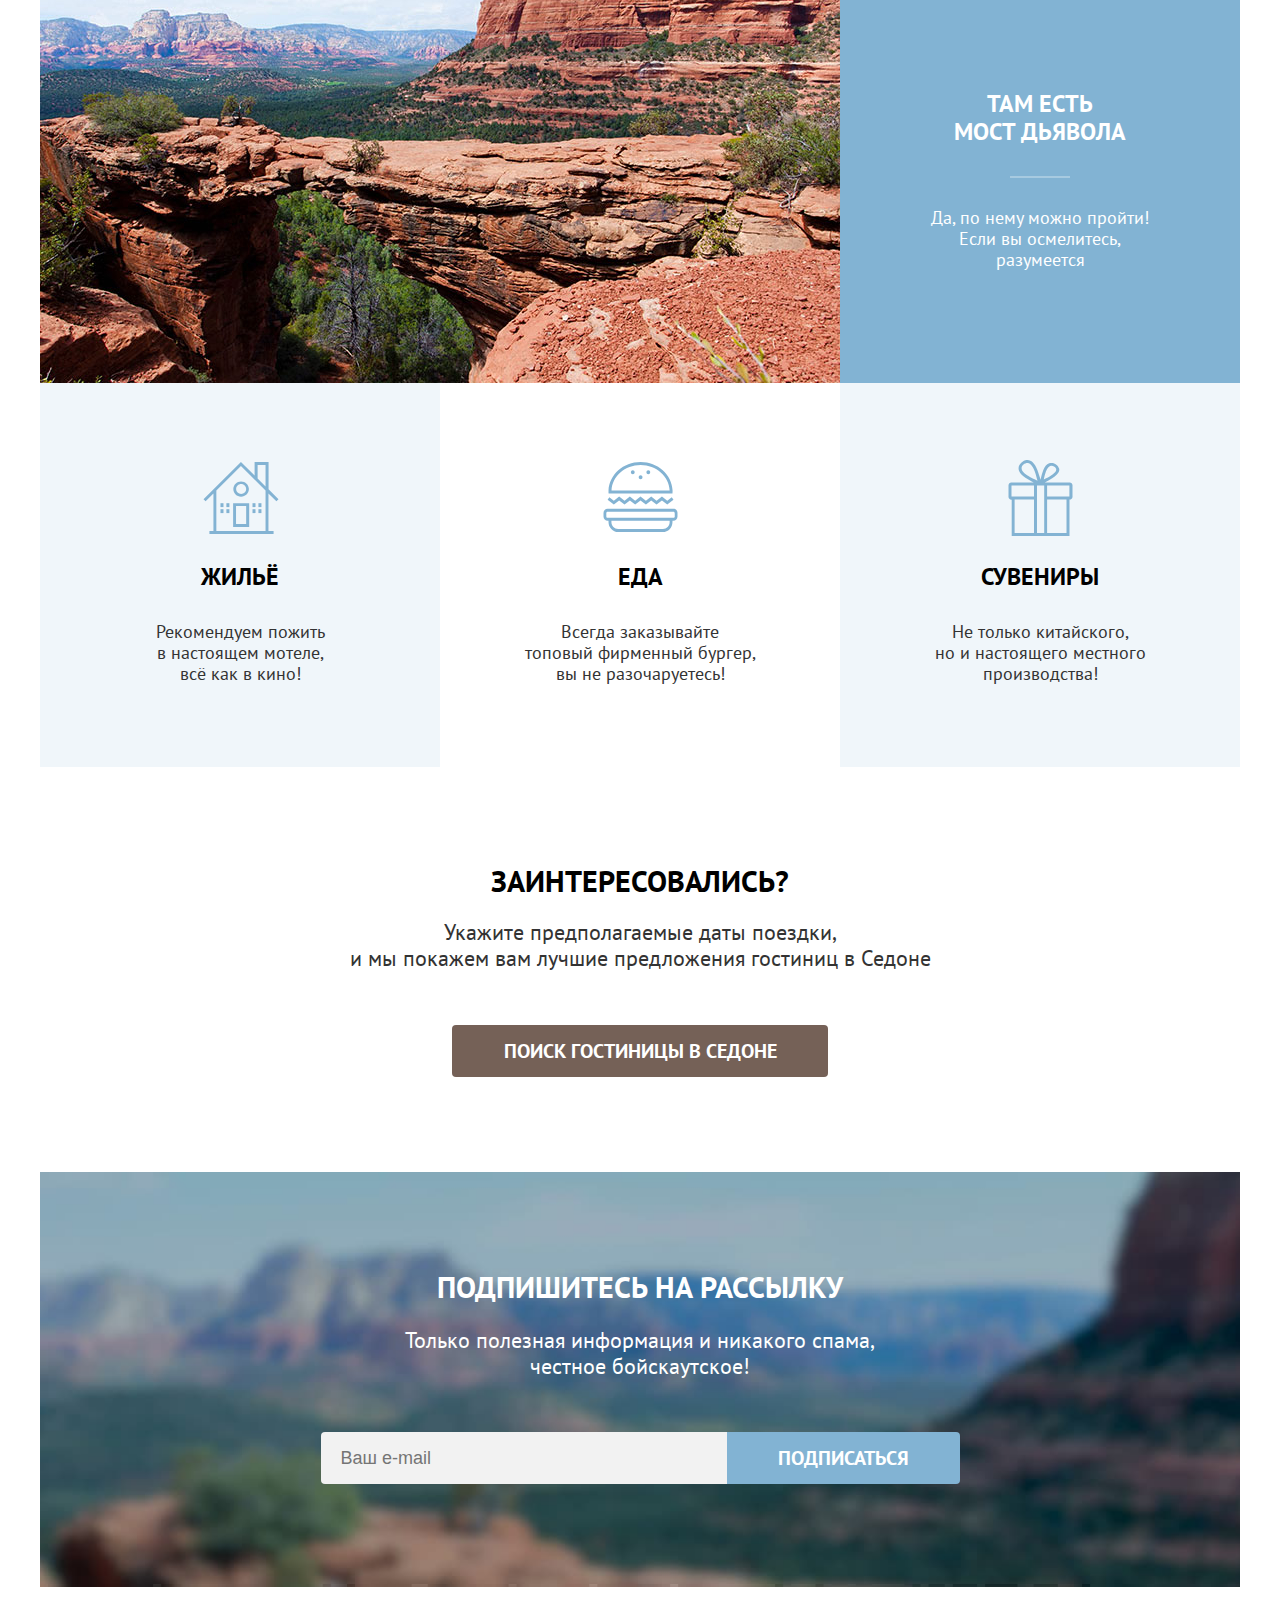
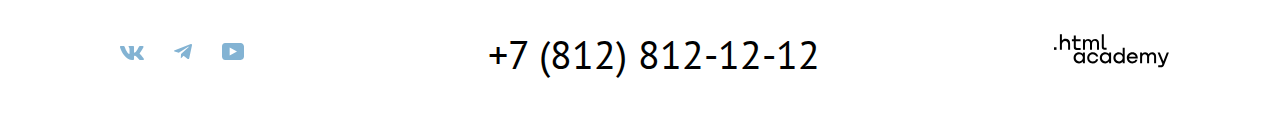
<file: 6/index.html>
<!DOCTYPE html>
<html lang="ru">
  <head>
    <meta charset="utf-8">
    <title>HTML Academy: Седона</title>
    <link rel="stylesheet" href="styles/styles.css">
    <base href="https://htmlacademy-htmlcss.github.io/787573-sedona-35/6/">
</head>
  <body>
<!-- ШАПКА -->
    <header class="main-header">
      <nav class="navigation">
        <a class="main-header-logo">
          <img class="logo" src='./images/logo-sedona.svg' width="140" height="70" alt="Логотип Седоны">
        </a>
        <ul class="navigation-list">
          <li class="navigation-item navigation-current">
            <a class="navigation-link" href=#>Главная</a>
          </li>
          <li class="navigation-item">
            <a class="navigation-link" href=#>О Седоне</a>
          </li>
          <li class="navigation-item">
            <a class="navigation-link" href="catalog.html">Гостиницы</a></li>
        </ul>
        <ul class="navigation-user">
          <li class="navigation-item-user">
            <a class="navigation-link" href=#>
              <span class="visually-hidden">
                Поиск
              </span>
              <svg width="20" height="20" viewBox="0 0 20 20" fill="none" xmlns="http://www.w3.org/2000/svg">
                <path d="M19.5 18.0083L15.8 14.3287C16.8 13.0359 17.5 11.3453 17.5 9.4558C17.5 5.08011 13.9 1.5 9.5 1.5C5.1 1.5 1.5 5.17956 1.5 9.55525C1.5 13.9309 5.1 17.511 9.5 17.511C11.3 17.511 13 16.9144 14.4 15.8204L18.1 19.5L19.5 18.0083ZM9.5 15.5221C6.2 15.5221 3.5 12.837 3.5 9.55525C3.5 6.27348 6.2 3.5884 9.5 3.5884C12.8 3.5884 15.5 6.27348 15.5 9.55525C15.5 12.837 12.8 15.5221 9.5 15.5221Z" fill="black"/>
              </svg>
            </a>
          </li>
          <li class="navigation-item-user">
            <a class="navigation-link" href=#>
              <span class="visually-hidden">
                Избранное
              </span>
              <svg width="18" height="17" viewBox="0 0 18 17" fill="none" xmlns="http://www.w3.org/2000/svg">
                <path d="M8.9 17C8.6 17 8.3 16.9 8.1 16.6C2.7 10.5 1.4 9.1 1.1 8.7C0.4 7.8 0 6.6 0 5.4C0 2.4 2.4 0 5.5 0C6.8 0 8 0.5 9 1.3C10 0.5 11.3 0 12.5 0C15.5 0 18 2.4 18 5.4C18 6.7 17.5 7.9 16.7 8.8L9.7 16.7C9.5 16.9 9.3 17 8.9 17ZM2.9 7.5C3.2 7.9 6.4 11.5 9 14.4L15.2 7.4C15.7 6.9 15.9 6.2 15.9 5.4C15.9 3.6 14.4 2.1 12.6 2.1C11.6 2.1 10.6 2.6 9.9 3.4C9.6 3.7 9.3 3.8 9 3.8C8.7 3.8 8.4 3.6 8.2 3.4C7.5 2.6 6.5 2.1 5.5 2.1C3.7 2.1 2.2 3.6 2.2 5.4C2.1 6.3 2.5 7 2.9 7.5C2.8 7.5 2.8 7.5 2.9 7.5Z" fill="black"/>
              </svg>
              <span>
                <svg class="favorite-12" width="20" height="20" viewBox="0 0 20 20" fill="none" xmlns="http://www.w3.org/2000/svg">
                  <rect width="20" height="20" rx="10" fill="#7DB54F"/>
                  <path d="M5.13078 13.26H6.53078V8.42L6.63078 7.83L6.23078 8.3L5.13078 9.09L4.75078 8.58L6.95078 6.88H7.31078V13.26H8.68078V14H5.13078V13.26ZM13.96 8.59C13.96 8.94333 13.8933 9.30667 13.76 9.68C13.6333 10.0467 13.4633 10.4167 13.25 10.79C13.0433 11.1633 12.81 11.53 12.55 11.89C12.29 12.2433 12.03 12.58 11.77 12.9L11.28 13.33V13.37L11.92 13.26H14.1V14H10.12V13.71C10.2667 13.5567 10.4433 13.3667 10.65 13.14C10.8567 12.9133 11.07 12.6633 11.29 12.39C11.5167 12.11 11.7367 11.8167 11.95 11.51C12.17 11.1967 12.3667 10.88 12.54 10.56C12.72 10.24 12.8633 9.92333 12.97 9.61C13.0767 9.29667 13.13 9 13.13 8.72C13.13 8.39333 13.0367 8.12333 12.85 7.91C12.6633 7.69 12.38 7.58 12 7.58C11.7467 7.58 11.5 7.63333 11.26 7.74C11.02 7.84 10.8133 7.95667 10.64 8.09L10.31 7.52C10.5433 7.32 10.82 7.16333 11.14 7.05C11.46 6.93667 11.8033 6.88 12.17 6.88C12.4567 6.88 12.71 6.92333 12.93 7.01C13.15 7.09 13.3367 7.20667 13.49 7.36C13.6433 7.51333 13.76 7.69667 13.84 7.91C13.92 8.11667 13.96 8.34333 13.96 8.59Z" fill="white"/>
                </svg>
              </span>
            </a>
          </li>
          <li class="navigation-item-user-button">
            <button class="navigation-button" href=#>Хочу сюда!</button></li>
        </ul>
      </nav>
    </header>
<!-- приветствие -->
    <main class="main-container main-index">
      <div class="page-container">
      <div class="greeting">
        <h1 class="visually-hidden">Городок Седона</h1>
        <img class="welcome" src="images/welcome.svg" width="458" height="352" alt="Добро пожаловать в Седону">
      </div>
      <!-- Заголовок перед сеткой достопримечательностей -->
        <h3 class="welcome-title">Седона — небольшой городок в Аризоне,<br>
          заслуживающий большего!</h3>
          <p class="welcome-text">Рассмотрим причины, по которым Седона круче, чем Гранд-Каньон!</p>
<!--Достопримечательности-->
        <section class="advantages">
        <h2 class="visually-hidden">Достопримечательности и преимущества Седоны</h2>
        <ul class="advantages-list">

          <li class="advantages-item box-blue element-1">
              <h3 class="advantages-title-white line line-w">Настоящий<br>городок</h3>
              <p class="advantages-description-white">Седона — не аттракцион для<br>туристов, там течёт своя<br>жизнь</p>
          </li>

          <li class="element-2 advantages-item">
            <img class="advantages-images" src="images/photo-1.jpg" width="800" height="384" alt="Вид городка Седона">
          </li>

          <li class="advantages-item box-grey element-3">
              <h3 class="advantages-title line">Небольшая<br>площадь</h3>
              <p class="advantages-description">Все достопримечательности<br>находятся очень близко</p>
          </li>

          <li class="advantages-item box-2-grey element-4">
              <h3 class="advantages-title line">Красивая<br>дорога</h3>
              <p class="advantages-description">Ехать в Седону из Лас-Вегаса<br>совсем не скучно!</p>
          </li>

          <li class="advantages-item box-grey element-5">
              <h3 class="advantages-title line">Мало<br>туристов</h3>
              <p class="advantages-description">Большинство едет в Гранд<br>Каньон и толпится там</p>
          </li>

          <li class="element-6 advantages-item"><img class="advantages-images" src="images/photo-2.jpg" width="800" height="384" alt="Мост Дьявола"></li>

          <li class="advantages-item box-blue element-7">
              <h3 class="advantages-title-white line line-w">Там есть<br>мост Дьявола</h3>
              <p class="advantages-description-white">Да, по нему можно пройти!<br>Если вы осмелитесь,<br>разумеется</p>
          </li>
        </ul>
 <!-- Сервисы -->
      </section>
      <section class="services">
        <h2 class="visually-hidden">Услуги для туристов</h2>
          <ul class="services-list">
            <li class="services-item box-grey house">
                <h3 class="services-title">Жильё</h3>
                <p class="services-description">Рекомендуем пожить<br>в настоящем мотеле,<br>всё как в кино!</p>
            </li>
            <li class="services-item box-white eat">
                <h3 class="services-title">Еда</h3>
                <p class="services-description">Всегда заказывайте<br>топовый фирменный бургер,<br>вы не разочаруетесь!</p>
            </li>
            <li class="services-item box-grey souvenirs">
                <h3 class="services-title">Сувениры</h3>
                <p class="services-description">Не только китайского,<br>но и настоящего местного<br>производства!</p>
            </li>
          </ul>
<!--Поиск гостиницы-->
      </section>
      <section class="hotel-search">
        <h2 class="visually-hidden">Поиск гостиницы</h2>
        <h3 class="hotel-search-title">Заинтересовались?</h3>
        <p class="hotel-search-description">Укажите предполагаемые даты поездки,<br>и мы покажем вам лучшие предложения гостиниц в Седоне</p>
        <a class="search-button" href="#">Поиск гостиницы в Седоне</a>
      </section>
<!-- Рассылка -->
      <section class="newsletter-alter">
        <h2 class="newsletter-header">
          Подпишитесь на рассылку
        </h2>
        <p class="newsletter-description">
          Только полезная информация и никакого спама,
          <br>
          честное бойскаутское!
        </p>
        <form class="newsletter-form" action="https://echo.htmlacademy.ru/" method="post">
          <label class="newsletter-label">
            <input class="newsletter-email" placeholder="Ваш e-mail" type="email" name="newsletter-email" required="">
          </label>
          <button class="newsletter-button" type="submit" href="#">
            Подписаться
          </button>
        </form>
      </section>
      </div>
    </main>
    <!-- Подвал -->
    <footer class="page-footer">
      <div class="page-footer-container">
      <ul class="footer-social-list">
        <li class="footer-social-item">
          <a class="footer-social-link" href="https://twitter.com/htmlacademy_ru">
            <span class="visually-hidden">
              Вконтакте
            </span>
            <svg class="social-svg" width="24" height="14" fill="none" xmlns="http://www.w3.org/2000/svg">
              <path fill-rule="evenodd" clip-rule="evenodd" d="M23.45.95c.17-.55 0-.95-.8-.95h-2.62c-.67 0-.98.35-1.14.73 0 0-1.34 3.2-3.23 5.27-.61.6-.89.8-1.22.8-.17 0-.42-.2-.42-.74V.95c0-.66-.18-.95-.74-.95H9.15c-.42 0-.67.3-.67.6 0 .61.95.76 1.05 2.5v3.8c0 .84-.16.99-.5.99-.88 0-3.05-3.21-4.33-6.89-.25-.71-.5-1-1.17-1H.9C.15 0 0 .35 0 .73c0 .68.89 4.07 4.14 8.55C6.32 12.34 9.38 14 12.15 14c1.67 0 1.88-.37 1.88-1v-2.32c0-.73.16-.88.69-.88.38 0 1.05.2 2.61 1.67C19.11 13.22 19.4 14 20.41 14h2.62c.75 0 1.13-.37.91-1.1-.24-.72-1.09-1.77-2.21-3.02-.62-.7-1.54-1.47-1.81-1.86-.4-.49-.28-.7 0-1.14 0 0 3.2-4.43 3.53-5.93Z" fill="#83B3D3"/>
            </svg>
          </a>
        </li>
        <li class="footer-social-item">
          <a class="footer-social-link" href="https://www.facebook.com/htmlacademy">
            <span class="visually-hidden">
              Телеграм.
            </span>
            <svg class="social-svg" width="18" height="16" fill="none" xmlns="http://www.w3.org/2000/svg">
              <path d="M16.79.1.84 6.25c-1.09.43-1.08 1.04-.2 1.31l4.1 1.28 9.47-5.98c.44-.27.85-.12.52.18L7.05 9.96l-.28 4.22c.41 0 .6-.19.83-.41l1.99-1.93 4.13 3.05c.77.42 1.31.2 1.5-.7l2.72-12.8c.28-1.12-.43-1.62-1.16-1.3Z" fill="#83B3D3"/>
            </svg>
          </a>
        </li>
        <li class="footer-social-item">
          <a class="footer-social-link" href="https://www.youtube.com/c/HTMLAcademyRUS">
            <span class="visually-hidden">
              Ютуб.
            </span>
            <svg class="social-svg" width="22" height="17" fill="none" xmlns="http://www.w3.org/2000/svg">
              <path d="M18.6 0H3.18C1.31 0 0 1.6 0 3.4v10.1C0 15.4 1.31 17 3.17 17h15.66c1.64 0 3.17-1.6 3.17-3.4V3.4C21.78 1.6 20.47 0 18.6 0ZM7.67 12.54V4.46L15 8.5l-7.33 4.04Z" fill="#83B3D3"/>
            </svg>
          </a>
        </li>
      </ul>
      <a class="footer-phone-contacts" href="tel:+78128121212">
        +7 (812) 812-12-12
      </a>
      <a class="footer-site-link" href="https://htmlacademy.ru/">
        <svg class="footer-site-link-logo" width="115" height="34" viewBox="0 0 115 34" fill="none" xmlns="http://www.w3.org/2000/svg">
          <path d="M0 13.2564V15.8564H2.5V13.2564H0Z" fill="black"/>
          <path d="M11.6 4.85645C10 4.85645 8.8 5.55645 8 6.55645H7.9V0.356445H5.9V15.8564H7.9V10.5564C7.9 8.45645 9.2 6.95645 11.2 6.95645C13 6.95645 14.1 8.35645 14.1 10.1564V15.8564H16.1V9.75644C16.2 6.75644 14.3 4.85645 11.6 4.85645Z" fill="black"/>
          <path d="M26.6 5.15645H21.8V1.45645H19.8V5.25645H17.9V7.25645H19.8V13.2564C19.8 14.9564 20.8 15.9564 22.5 15.9564H26.6V13.9564H22.9C22.2 13.9564 21.8 13.5564 21.8 12.8564V7.15645H26.6V5.15645Z" fill="black"/>
          <path d="M41.1 4.95645C39.5 4.95645 38.2 5.75644 37.6 7.05645H37.5C36.9 5.85645 35.7 4.95645 34.1 4.95645C32.7 4.95645 31.6 5.75645 31 6.75645H30.9V5.15645H29V15.7564H31V10.3564C31 8.35645 32 6.85645 33.6 6.85645C35.1 6.85645 36 7.85645 36 9.45645V15.7564H38V10.1564C38 7.75645 39.4 6.85645 40.6 6.85645C42.1 6.85645 43 7.85645 43 9.45645V15.7564H45V9.25644C45.1 6.75644 43.6 4.95645 41.1 4.95645Z" fill="black"/>
          <path d="M47.8 13.0564C47.8 14.7564 48.8 15.7564 50.6 15.7564H52.6V13.7564H50.9C50.2 13.7564 49.8 13.3564 49.8 12.6564V0.356445H47.8V13.0564Z" fill="black"/>
          <path d="M28.9 20.0564C28 18.9564 26.7 18.2564 25 18.2564C21.9 18.2564 19.6 20.5564 19.6 23.8564C19.6 27.1564 21.9 29.4564 25 29.4564C26.8 29.4564 28 28.6564 28.8 27.5564H28.9V29.1564H30.9V18.5564H28.9V20.0564ZM25.3 27.4564C23.1 27.4564 21.7 25.8564 21.7 23.8564C21.7 21.8564 23.1 20.2564 25.3 20.2564C27.5 20.2564 28.9 21.8564 28.9 23.8564C28.9 25.7564 27.5 27.4564 25.3 27.4564Z" fill="black"/>
          <path d="M44.2 22.3564C43.7 19.9564 41.6 18.2564 38.8 18.2564C35.4 18.2564 33.2 20.7564 33.2 23.8564C33.2 26.9564 35.4 29.4564 38.8 29.4564C41.6 29.4564 43.7 27.6564 44.2 25.2564H42.1C41.7 26.5564 40.4 27.5564 38.8 27.5564C36.6 27.5564 35.2 25.9564 35.2 23.9564C35.2 21.9564 36.6 20.3564 38.8 20.3564C40.4 20.3564 41.6 21.3564 42.1 22.5564H44.2V22.3564Z" fill="black"/>
          <path d="M55.1 20.0564C54.2 18.9564 52.9 18.2564 51.2 18.2564C48.1 18.2564 45.8 20.5564 45.8 23.8564C45.8 27.1564 48.1 29.4564 51.2 29.4564C53 29.4564 54.2 28.6564 55 27.5564H55.1V29.1564H57.1V18.5564H55.1V20.0564ZM51.5 27.4564C49.3 27.4564 47.9 25.8564 47.9 23.8564C47.9 21.8564 49.3 20.2564 51.5 20.2564C53.7 20.2564 55.1 21.8564 55.1 23.8564C55.1 25.7564 53.6 27.4564 51.5 27.4564Z" fill="black"/>
          <path d="M68.7 20.1564C67.8 19.0564 66.5 18.2564 64.8 18.2564C61.7 18.2564 59.4 20.5564 59.4 23.8564C59.4 27.1564 61.6 29.4564 64.8 29.4564C66.5 29.4564 67.8 28.6564 68.6 27.6564H68.7V29.1564H70.7V13.7564H68.7V20.1564ZM65.1 27.4564C62.9 27.4564 61.5 25.8564 61.5 23.8564C61.5 21.8564 62.9 20.2564 65.1 20.2564C67.3 20.2564 68.7 21.8564 68.7 23.8564C68.6 25.8564 67.2 27.4564 65.1 27.4564Z" fill="black"/>
          <path d="M78.3 18.2564C75 18.2564 72.8 20.7564 72.8 23.8564C72.8 26.8564 74.9 29.4564 78.3 29.4564C80.8 29.4564 82.8 28.1564 83.5 25.8564H81.4C80.9 26.8564 79.8 27.4564 78.4 27.4564C76.5 27.4564 75.1 26.1564 75 24.5564H83.8C84 20.9564 81.8 18.2564 78.3 18.2564ZM78.3 20.1564C80 20.1564 81.3 21.1564 81.6 22.7564H75.1C75.4 21.2564 76.6 20.1564 78.3 20.1564Z" fill="black"/>
          <path d="M98.2 18.2564C96.6 18.2564 95.3 19.0564 94.6 20.2564H94.5C93.9 19.0564 92.7 18.2564 91.1 18.2564C89.7 18.2564 88.6 18.9564 88 20.0564V18.5564H86.1V29.1564H88.1V23.7564C88.1 21.7564 89.1 20.3564 90.7 20.2564C92.2 20.2564 93.1 21.2564 93.1 22.8564V29.1564H95.1V23.5564C95.1 21.1564 96.5 20.2564 97.7 20.2564C99.2 20.2564 100.1 21.2564 100.1 22.8564V29.1564H102.1V22.6564C102.2 20.0564 100.7 18.2564 98.2 18.2564Z" fill="black"/>
          <path d="M109.4 27.3564L105.8 18.4564H103.6L108.4 30.0564C108.1 30.9564 107.7 31.2564 106.7 31.2564H104.2V33.2564H106.7C108.5 33.2564 109.5 32.4564 110.2 30.6564L114.9 18.4564H112.8L109.4 27.3564Z" fill="black"/>
        </svg>
      </a>
      </div>
    </footer>


<div class="modal-container modal-container-close">
  <div class="modal modal-auth">
    <button type="button" class="modal-close-button">
      <svg class="close-form" aria-hidden="true" focusable="false" width="15" height="15" viewBox="0 0 15 15" fill="currentColor" xmlns="http://www.w3.org/2000/svg">
        <path d="M14.4905 1.78288L13.1982 0.49057L7.49048 6.19826L1.78279 0.49057L0.490479 1.78288L6.19817 7.49057L0.490479 13.1983L1.78279 14.4906L7.49048 8.78288L13.1982 14.4906L14.4905 13.1983L8.78279 7.49057L14.4905 1.78288Z" fill="black"/>
      </svg>
      <span class="visually-hidden">Закрыть.</span>
    </button>
    <section class="modal-content">
      <h2 class="modal-title">Поиск гостиницы в Седоне</h2>
      <form class="form" method="post" action="https://echo.htmlacademy.ru/">
            <span class="in-group">
              <label class="label-name in-name" for="in-go">Дата Заезда:</label>
              <input class="field-modal" placeholder="Укажите дату" type="text" name="in-go" id="in-go" required>
              <button class="calendar" type="button">
                <svg aria-hidden="true" focusable="false" width="16" height="15" viewBox="0 0 16 15" fill="none" xmlns="http://www.w3.org/2000/svg">
                  <path d="M5.75 10C6.05 10 6.25 9.8 6.25 9.5C6.25 9.2 6.05 9 5.75 9C5.45 9 5.25 9.2 5.25 9.5C5.25 9.8 5.45 10 5.75 10Z" fill="black"/>
                  <path d="M15 2H13V0H12V2H4V0H3V2H1C0.4 2 0 2.4 0 3V14C0 14.5 0.4 15 1 15H15C15.5 15 16 14.5 16 14V3C16 2.4 15.5 2 15 2ZM15 14H1V7H15V14ZM1 6V3H3V5H4V3H12V5H13V3H15V6H1Z" fill="black"/>
                  <path d="M8 10C8.3 10 8.5 9.8 8.5 9.5C8.5 9.2 8.3 9 8 9C7.7 9 7.5 9.2 7.5 9.5C7.5 9.8 7.7 10 8 10Z" fill="black"/>
                  <path d="M10.25 10C10.55 10 10.75 9.8 10.75 9.5C10.75 9.2 10.55 9 10.25 9C9.95 9 9.75 9.2 9.75 9.5C9.75 9.8 9.95 10 10.25 10Z" fill="black"/>
                  <path d="M5.75 11C5.45 11 5.25 11.2 5.25 11.5C5.25 11.8 5.45 12 5.75 12C6.05 12 6.25 11.8 6.25 11.5C6.25 11.2 6.05 11 5.75 11Z" fill="black"/>
                  <path d="M3.5 10C3.8 10 4 9.8 4 9.5C4 9.2 3.8 9 3.5 9C3.2 9 3 9.2 3 9.5C3 9.8 3.2 10 3.5 10Z" fill="black"/>
                  <path d="M3.5 11C3.2 11 3 11.2 3 11.5C3 11.8 3.2 12 3.5 12C3.8 12 4 11.8 4 11.5C4 11.2 3.8 11 3.5 11Z" fill="black"/>
                  <path d="M8 11C7.7 11 7.5 11.2 7.5 11.5C7.5 11.8 7.7 12 8 12C8.3 12 8.5 11.8 8.5 11.5C8.5 11.2 8.3 11 8 11Z" fill="black"/>
                  <path d="M10.25 11C9.95 11 9.75 11.2 9.75 11.5C9.75 11.8 9.95 12 10.25 12C10.55 12 10.75 11.8 10.75 11.5C10.75 11.2 10.55 11 10.25 11Z" fill="black"/>
                  <path d="M12.5 10C12.8 10 13 9.8 13 9.5C13 9.2 12.8 9 12.5 9C12.2 9 12 9.2 12 9.5C12 9.8 12.2 10 12.5 10Z" fill="black"/>
                  <path d="M12.5 11C12.2 11 12 11.2 12 11.5C12 11.8 12.2 12 12.5 12C12.8 12 13 11.8 13 11.5C13 11.2 12.8 11 12.5 11Z" fill="black"/>
                </svg>
                <span class="visually-hidden">Открыть каленадарь.</span>
              </button>
            </span>
        <span class="form-notify bad-notify">Мы не можем отправить вас в прошлое.</span>
        <span class="out-group">
              <label class="label-name out-name" for="out-go">Дата Выезда:</label>
              <input class="field-modal" placeholder="Укажите дату" type="text" name="out-go" id="out-go" required>
              <button class="calendar" type="button">
                <svg aria-hidden="true" focusable="false" width="16" height="15" viewBox="0 0 16 15" fill="none" xmlns="http://www.w3.org/2000/svg">
                  <path d="M5.75 10C6.05 10 6.25 9.8 6.25 9.5C6.25 9.2 6.05 9 5.75 9C5.45 9 5.25 9.2 5.25 9.5C5.25 9.8 5.45 10 5.75 10Z" fill="black"/>
                  <path d="M15 2H13V0H12V2H4V0H3V2H1C0.4 2 0 2.4 0 3V14C0 14.5 0.4 15 1 15H15C15.5 15 16 14.5 16 14V3C16 2.4 15.5 2 15 2ZM15 14H1V7H15V14ZM1 6V3H3V5H4V3H12V5H13V3H15V6H1Z" fill="black"/>
                  <path d="M8 10C8.3 10 8.5 9.8 8.5 9.5C8.5 9.2 8.3 9 8 9C7.7 9 7.5 9.2 7.5 9.5C7.5 9.8 7.7 10 8 10Z" fill="black"/>
                  <path d="M10.25 10C10.55 10 10.75 9.8 10.75 9.5C10.75 9.2 10.55 9 10.25 9C9.95 9 9.75 9.2 9.75 9.5C9.75 9.8 9.95 10 10.25 10Z" fill="black"/>
                  <path d="M5.75 11C5.45 11 5.25 11.2 5.25 11.5C5.25 11.8 5.45 12 5.75 12C6.05 12 6.25 11.8 6.25 11.5C6.25 11.2 6.05 11 5.75 11Z" fill="black"/>
                  <path d="M3.5 10C3.8 10 4 9.8 4 9.5C4 9.2 3.8 9 3.5 9C3.2 9 3 9.2 3 9.5C3 9.8 3.2 10 3.5 10Z" fill="black"/>
                  <path d="M3.5 11C3.2 11 3 11.2 3 11.5C3 11.8 3.2 12 3.5 12C3.8 12 4 11.8 4 11.5C4 11.2 3.8 11 3.5 11Z" fill="black"/>
                  <path d="M8 11C7.7 11 7.5 11.2 7.5 11.5C7.5 11.8 7.7 12 8 12C8.3 12 8.5 11.8 8.5 11.5C8.5 11.2 8.3 11 8 11Z" fill="black"/>
                  <path d="M10.25 11C9.95 11 9.75 11.2 9.75 11.5C9.75 11.8 9.95 12 10.25 12C10.55 12 10.75 11.8 10.75 11.5C10.75 11.2 10.55 11 10.25 11Z" fill="black"/>
                  <path d="M12.5 10C12.8 10 13 9.8 13 9.5C13 9.2 12.8 9 12.5 9C12.2 9 12 9.2 12 9.5C12 9.8 12.2 10 12.5 10Z" fill="black"/>
                  <path d="M12.5 11C12.2 11 12 11.2 12 11.5C12 11.8 12.2 12 12.5 12C12.8 12 13 11.8 13 11.5C13 11.2 12.8 11 12.5 11Z" fill="black"/>
                </svg>
                <span class="visually-hidden">Открыть каленадарь.</span>
              </button>
            </span>
        <span class="form-notify">На эти даты есть свободные номера. Пока есть.</span>
        <div class="mini-form">
              <span class="field-group count">
                <label class="adult-name" for="out-go">Взрослые:</label>
                <button class="btn-less" type="button">
                  <svg aria-hidden="true" focusable="false" width="14" height="14" viewBox="0 0 14 2" fill="none" xmlns="http://www.w3.org/2000/svg">
                    <path d="M0 0L0 2L14 2V0L0 0Z" fill="#756157" fill-opacity="0.3"/>
                  </svg>
                  <span class="visually-hidden">Уменьшить колличество взрлослых.</span>
                </button>
                <input class="field-modal field-mini" placeholder="2" type="text" name="adult" id="adult" required>
                <button class="btn-more" type="button">
                  <span class="visually-hidden">Увеличить колличество взрлослых.</span>
                  <svg aria-hidden="true" focusable="false" width="15" height="14" viewBox="0 0 15 14" fill="none" xmlns="http://www.w3.org/2000/svg"><path d="M14.5 6h-6V0h-2v6h-6v2h6v6h2V8h6V6Z" fill="#756157" fill-opacity=".3"/></svg>
                </button>
              </span>
          <span class="field-group count">
                <label class="child-name" for="out-go">Дети:</label>
                <span class="tooltip">
                  <button class="tooltip-toggle" type="button" aria-labelledby="tooltip-label-child">
                    <svg class="tooltip-icon" width="2" height="12" xmlns="http://www.w3.org/2000/svg"><path fill-rule="evenodd" clip-rule="evenodd" d="M0 0h2v2H0V0Zm2 12H0V3h2v9Z"/></svg>
                  </button>
                  <span class="tooltip-text" id="tooltip-label-child" role="tooltip">Укажите количество детей, которые будут с вами, возраст которых от 6 до 18 лет. Дети <br> до 6 лет размещаются <br> бесплатно.</span>
                </span>
                <button class="btn-less" type="button">
                  <span class="visually-hidden">Уменьшить колличество детей.</span>
                  <svg aria-hidden="true" focusable="false" width="14" height="14" viewBox="0 0 14 2" fill="none" xmlns="http://www.w3.org/2000/svg">
                    <path d="M0 0L0 2L14 2V0L0 0Z" fill="#756157" fill-opacity="0.3"/>
                  </svg>
                </button>
                <input class="field-modal field-mini" placeholder="2" type="text" name="child" id="child" required>
                <button class="btn-more" type="button">
                  <span class="visually-hidden">Увеличить колличество детей.</span>
                  <svg aria-hidden="true" focusable="false" width="15" height="14" viewBox="0 0 15 14" fill="none" xmlns="http://www.w3.org/2000/svg"><path d="M14.5 6h-6V0h-2v6h-6v2h6v6h2V8h6V6Z" fill="#756157" fill-opacity=".3"/></svg>
                </button>
              </span>
        </div>
        <button class="button-sign button-form-sign" type="submit">Найти</button>
      </form>
    </section>
  </div>
</div>


  </body>
</html>
</file>
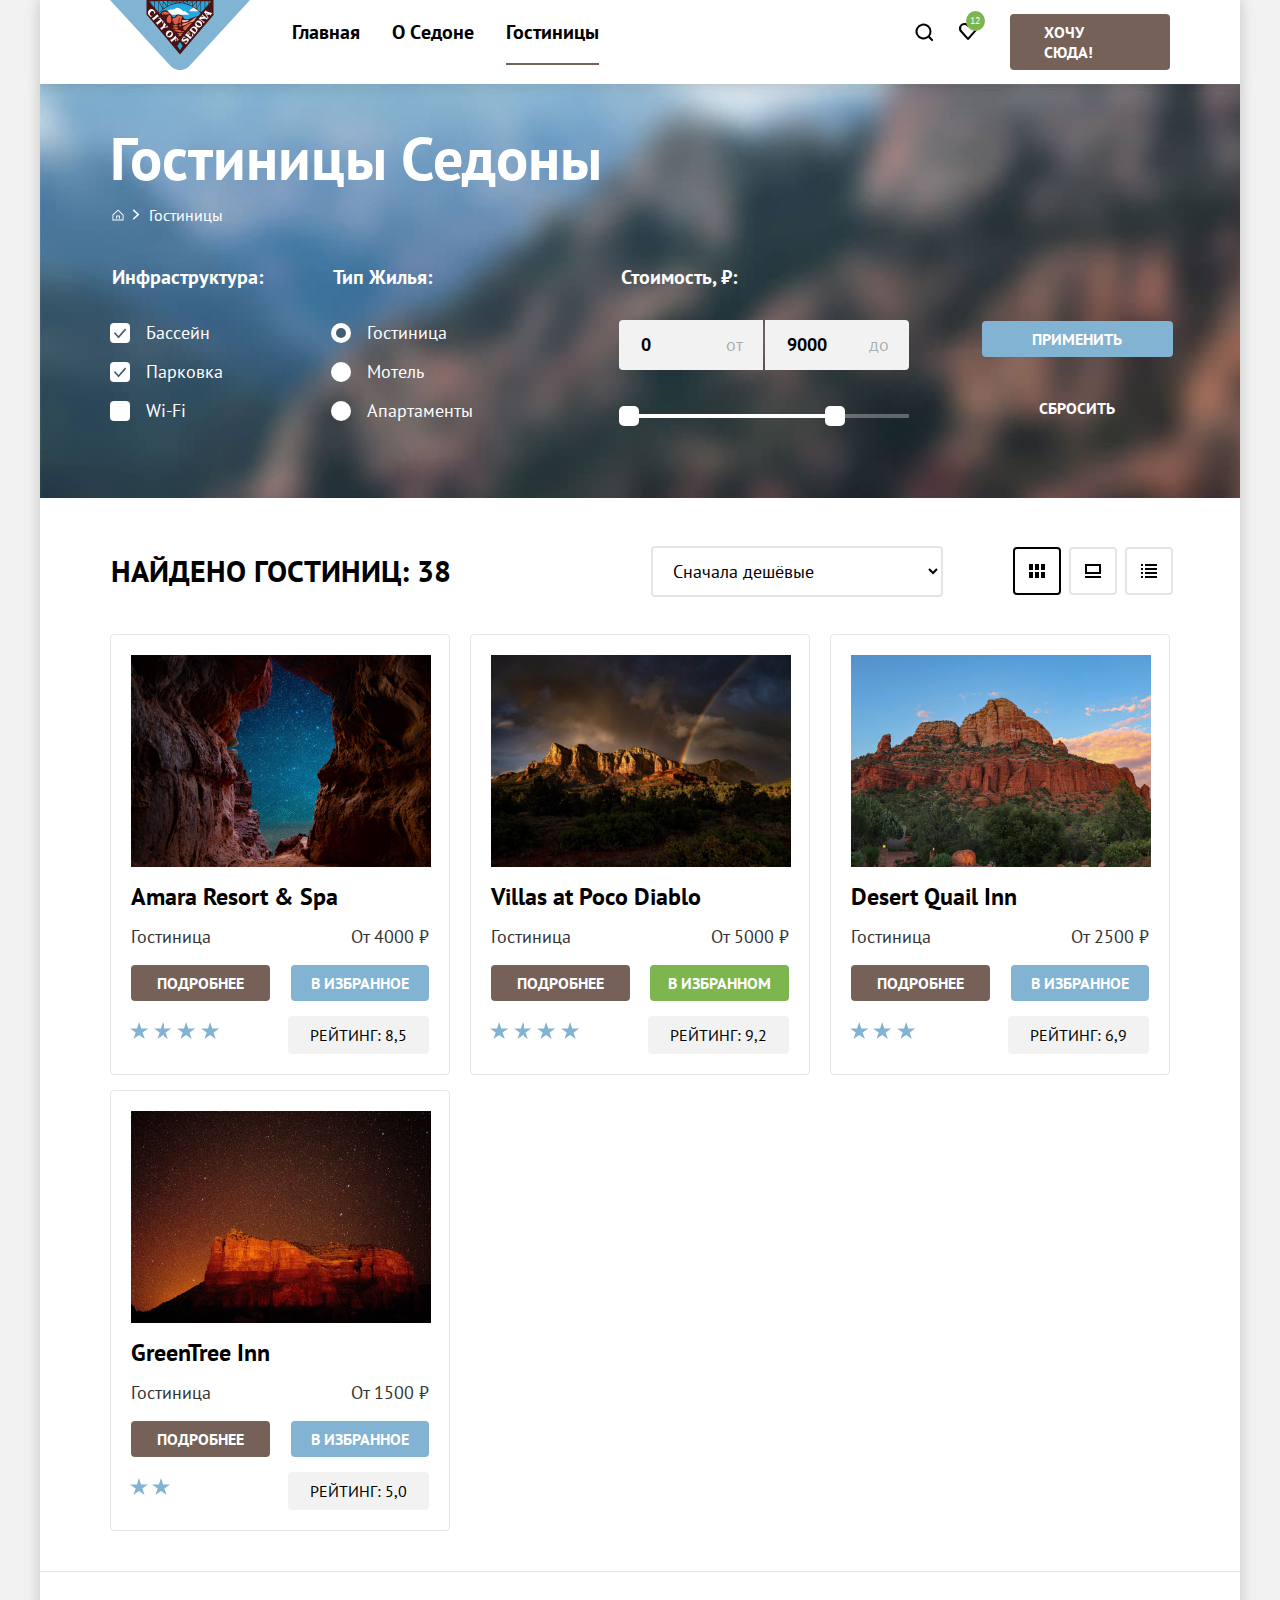
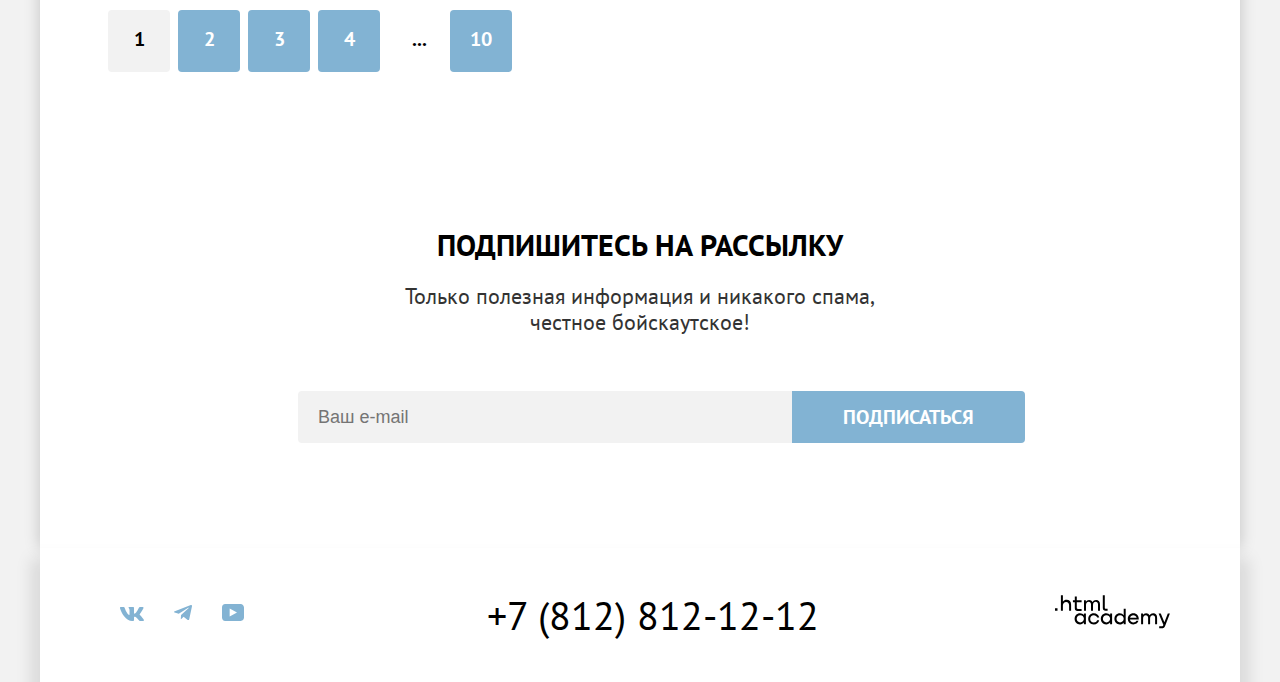
<file: catalog.html>
<!DOCTYPE html>
<html lang="ru">
  <head>
    <meta charset="utf-8">
    <title>
      Каталог Седоны
    </title>
    <link rel="stylesheet" href="styles/styles.css">
    <link rel="icon" href="favicon.ico">
  </head>
  <body>
    <header class="main-header">
      <a class="navigation-logo"  href="https://htmlacademy.ru">
        <img class="navigation-logotype" src="./images/logo-sedona.svg" width="140"  height="70" alt="Логотип компании">
      </a>
      <nav class="navigation">
          <ul class="navigation-list">
              <li class="navigation-item">
                <a class=" navigation-link navigation-link-click" href="index.html">
                Главная
                </a>
              </li>
              <li class="navigation-item">
                <a class="navigation-link navigation-link-click" href="#">
                  О Cедоне
                </a>
              </li>
              <li class="navigation-item">
                <span class="navigation-link navigation-link-current"  aria-current="page">
                  Гостиницы
                </span>
                <li>
          </ul>
          <ul class=" navigation-list navigation-user">
              <li class="navigation-item navigation-item-search">
                  <a class="navigation-link navigation-link-search" href="#">
                    <span class="visually-hidden">
                      Поиск.
                    </span>
                    <svg  class="search-icon" aria-hidden="true" focusable="false" width="18" height="18" viewBox="0 0 18 18" fill="none" xmlns="http://www.w3.org/2000/svg">
                      <path d="m18.5 17-3.7-3.7a8 8 0 0 0 1.7-4.8 8 8 0 1 0-3.1 6.3l3.7 3.7 1.4-1.5Zm-10-2.5a6 6 0 0 1-6-6 6 6 0 0 1 12 0 6 6 0 0 1-6 6Z"/>
                    </svg>
                  </a>
              </li>
              <li class="navigation-item navigation-item-favourite">
                  <a class="navigation-link navigation-link-favourite " href="#">
                    <span class="visually-hidden">
                      Избранное.
                    </span>
                    <svg  class="favourite-icon"  aria-hidden="true" focusable="false" width="18" height="17" viewBox="0 0 18 17" fill="none" xmlns="http://www.w3.org/2000/svg">
                      <path d="M8.9 17a1 1 0 0 1-.8-.4l-7-7.9A5.4 5.4 0 0 1 5.5 0C6.8 0 8 .5 9 1.3a5.5 5.5 0 0 1 9 4.1c0 1.3-.5 2.5-1.3 3.4l-7 7.9c-.2.2-.4.3-.8.3Zm-6-9.5L9 14.4l6.2-7c.5-.5.7-1.2.7-2 0-1.8-1.5-3.3-3.3-3.3-1 0-2 .5-2.7 1.3-.3.3-.6.4-.9.4-.3 0-.6-.2-.8-.4a3.7 3.7 0 0 0-2.7-1.3 3.3 3.3 0 0 0-3.3 3.3c-.1.9.3 1.6.7 2.1-.1 0-.1 0 0 0Z"/>
                    </svg>
                    <span class="quantify-in-favourites">
                      12
                    </span>
                  </a>
              </li>
              <li class="navigation-item navigation-item-want">
                  <a class="want-to-that-place" href="#">
                    ХОЧУ СЮДА!
                  </a>
              </li>
          </ul>
      </nav>
    </header>
    <main>
      <div class="page-container">
        <form class="catalog-filter" action="https://echo.htmlacademy.ru/" method="get">
          <fieldset class="choice-housing">
            <h1 class="choice-housing-title">
              Гостиницы Седоны
            </h1>
            <ol class="breadcrumbs">
              <li class="breadcrumbs-item">
                <a class="breadcrumbs-link breadcrumbs-link-home" href="index.html">
                  <img class="breadcrumbs-icon-home" src="images/home-page.svg" width="12" height="12" alt="Главная страница">
                </a>
              </li>
              <li class="breadcrumbs-item">
                <a class="breadcrumbs-link">
                  Гостиницы
                </a>
              </li>
            </ol>
            <div class="filter-container">
              <fieldset class="catalog-filters-group">
                <legend class="catalog-filters-title">
                  Инфраструктура:
                </legend>
                <label class="catalog-filters-label">
                  <input class="catalog-filters-checkbox visually-hidden" type="checkbox" name="pool" checked>
                  <span class="catalog-filters-mark"></span>
                  <span class="catalog-filters-label-text">
                    Бассейн
                  </span>
                </label>
                <label class="catalog-filters-label">
                  <input class="catalog-filters-checkbox visually-hidden" type="checkbox" name="parking" checked>
                  <span class="catalog-filters-mark"></span>
                  <span class="catalog-filters-label-text">
                    Парковка
                  </span>
                </label>
                  <label class="catalog-filters-label">
                  <input class="catalog-filters-checkbox visually-hidden" type="checkbox" name="wi-fi">
                  <span class="catalog-filters-mark"></span>
                  <span class="catalog-filters-label-text">
                    Wi-Fi
                  </span>
                </label>
              </fieldset>
              <fieldset class="catalog-filters-group catalog-filter-group-home">
                <legend class="catalog-filters-title">
                  Тип Жилья:
                </legend>
                <label class="catalog-filters-label">
                  <input class="catalog-filters-radio visually-hidden" type="radio" value="hotel" name="type" checked>
                  <span class="catalog-filters-mark catalog-filters-mark-radio"></span>
                  <span class="catalog-filters-label-text">
                    Гостиница
                  </span>
                </label>
                <label class="catalog-filters-label ">
                  <input class="catalog-filters-radio visually-hidden" type="radio" value="motel" name="type">
                  <span class="catalog-filters-mark catalog-filters-mark-radio"></span>
                  <span class="catalog-filters-label-text">
                    Мотель
                  </span>
                </label>
                <label class="catalog-filters-label">
                  <input class="catalog-filters-radio visually-hidden" type="radio" value="appartments" name="type">
                  <span class="catalog-filters-mark catalog-filters-mark-radio"></span>
                  <span class="catalog-filters-label-text">
                    Апартаменты
                  </span>
                </label>
              </fieldset>
              <fieldset class="catalog-filter-group catalog-filters-group-price">
                <legend class="catalog-filter-title">
                  Стоимость, ₽:
                </legend>
                <div class="range-wrapper-inputs">
                  <div class="range-input-wrapper">
                    <label class="visually-hidden" for="range-from">
                      Цена от.
                    </label>
                    <input class="range-input" type="number" value="0" id="range-from" name="price-from">
                  </div>
                  <div class="range-input-wrapper">
                    <label class="visually-hidden" for="range-to">
                      Цена до.
                    </label>
                    <input class="range-input" type="number" value="9000" id="range-to" name="price-to">
                  </div>
                </div>
                <div class="range">
                  <div class="range-scale">
                    <div class="range-bar" style="left: 10px; width: 206px">
                      <button class="range-toggle toggle-min" type="button">
                        <span class="visually-hidden">
                          Изменить минимальную цену.
                        </span>
                      </button>
                      <button class="range-toggle toggle-max" type="button">
                        <span class="visually-hidden">
                          Изменить максимальную цену.
                        </span>
                      </button>
                    </div>
                  </div>
                </div>
              </fieldset>
              <div class="section-button">
                <button class="button-submit" type="submit">
                  Применить
                </button>
                <button class="button-reset" type="reset">
                  Сбросить
                </button>
              </div>
            </div>
          </fieldset>
          <section class="card-block">
            <h2 class="visually-hidden">
              Результаты поиска.
            </h2>
            <div class="search-hotel">
              <p class="number-hotels">
                Найдено гостиниц: 38
              </p>
              <div class="result-sort select">
                <select class="select-control" aria-label="Сортировка." name="price-range">
                  <option value="cheap">
                    Сначала дешёвые
                  </option>
                  <option value="popular">
                    Сначала популярные
                  </option>
                  <option value="expensive">
                    Сначала дорогие
                  </option>
                </select>
              </div>
              <a class="products-current products-button" href="#">
                <span class="visually-hidden">
                  Вид: ячейки
                </span>
                <svg aria-hidden="true" focusable="false" width="16" height="14" fill="none" xmlns="http://www.w3.org/2000/svg">
                  <path d="M4 0H0v6h4V0ZM16 0h-4v6h4V0ZM10 0H6v6h4V0ZM4 8H0v6h4V8ZM16 8h-4v6h4V8ZM10 8H6v6h4V8Z" fill="#000"/>
                </svg>
              </a>
              <a class="products-button" href="#">
                <span class="visually-hidden">
                  Вид: крупный план
                </span>
                <svg aria-hidden="true" focusable="false" width="16" height="14" fill="none" xmlns="http://www.w3.org/2000/svg">
                  <path d="M16 12H0v2h16v-2ZM14 2v6H2V2h12Zm2-2H0v10h16V0Z" fill="#000"/>
                </svg>
              </a>
              <a class=" products-button" href="#">
                <span class="visually-hidden">
                  Вид: список
                </span>
                  <svg aria-hidden="true" focusable="false" width="16" height="14" fill="none" xmlns="http://www.w3.org/2000/svg">
                    <path d="M2 0H0v2h2V0ZM16 0H4v2h12V0ZM2 4H0v2h2V4ZM16 4H4v2h12V4ZM2 8H0v2h2V8ZM16 8H4v2h12V8ZM2 12H0v2h2v-2ZM16 12H4v2h12v-2Z" fill="#000"/>
                  </svg>
                </a>
            </div>
            <!--Карточки гостинец-->
            <ul class="hotel-list">
              <li class="hotel-card">
                <a class="hotel-card-link" href="#">
                  <img class="hotel-card-img" src="images/hotel-1.jpg" width="300" height="212" alt="Гостиница Amara Resort & Spa">
                  <h3 class="hotel-card-title">Amara Resort & Spa</h3>
                </a>
                <div class="hotel-type-price">
                  <span class="hotel-type">
                    Гостиница
                  </span>
                  <span class="hotel-price">
                    От 4000 ₽
                  </span>
                </div>
                <div class="buttons-card">
                  <a class="button-more" href="#">
                    Подробнее
                  </a>
                  <button class="button-favorite" type="button">
                    В избранное
                  </button>
                </div >
                <div class='hotels-rating'>
                  <div class="hotels-rating-stars">
                    <p class=" stars stars-hotel1">
                      <span class= "visually-hidden">
                        Звездный рeйтинг.
                      </span>
                    </p>
                  </div>
                    <span class="rating">
                      Рейтинг: 8,5
                    </span>
                </div>
              </li>
              <li class="hotel-card">
                <a class="hotel-card-link" href="#">
                  <img class="hotel-card-img" src="images/hotel-2.jpg" width="300" height="212" alt="Гостиница Villas at Poco Diablo">
                  <h3 class="hotel-card-title">
                    Villas at Poco Diablo
                  </h3>
                </a>
                <div class="hotel-type-price">
                  <span class="hotel-type">
                    Гостиница
                  </span>
                  <span class="hotel-price">
                    От 5000 ₽
                  </span>
                </div>
                <div class="buttons-card">
                  <a class="button-more" href="#">
                    Подробнее
                  </a>
                  <button class="button-in-favorite" type="button">
                    В избранном
                  </button>
                </div>
                <div class="hotels-rating">
                  <div class="hotels-rating-stars">
                    <p class=" stars stars-hotel2">
                        <span class= "visually-hidden">
                          Звездный рeйтинг.
                        </span>
                    </p>
                  </div>
                  <span class="rating">
                    Рейтинг: 9,2
                  </span>
                </div>
              </li>
              <li class="hotel-card">
                <a class="hotel-card-link" href="#">
                  <img class="hotel-card-img" src="images/hotel-3.jpg" width="300" height="212" alt="Гостиница Desert Quail Inn">
                  <h3 class="hotel-card-title">
                    Desert Quail Inn
                  </h3>
                </a>
                <div class="hotel-type-price">
                  <span class="hotel-type">
                    Гостиница
                  </span>
                  <span class="hotel-price">
                    От 2500 ₽
                  </span>
                </div>
                <div class="buttons-card">
                  <a class="button-more" href="#">
                    Подробнее
                  </a>
                  <button class="button-favorite" type="button">
                    В избранное
                  </button>
                </div>
                <div class="hotels-rating">
                  <div class="hotels-rating-stars">
                    <p class=" stars stars-hotel3">
                      <span class= "visually-hidden">
                        Звездный рeйтинг.
                      </span>
                    </p>
                  </div>
                  <span class="rating">
                    Рейтинг: 6,9
                  </span>
                </div>
              </li>
              <li class="hotel-card">
                <a class="hotel-card-link" href="#">
                  <img class="hotel-card-img" src="images/hotel-4.jpg" width="300" height="212" alt="Гостиница GreenTree Inn">
                    <h3 class="hotel-card-title">
                      GreenTree Inn
                    </h3>
                </a>
                <div class="hotel-type-price">
                  <span class="hotel-type">
                    Гостиница
                  </span>
                  <span class="hotel-price">
                    От 1500 ₽
                  </span>
                </div>
                <div class="buttons-card">
                  <a class="button-more" href="#">
                    Подробнее
                  </a>
                  <button class="button-favorite" type="button">
                    В избранное
                  </button>
                </div>
                <div class="hotels-rating">
                  <div class="hotels-rating-stars">
                    <p class=" stars stars-hotel4">
                      <span class= "visually-hidden">
                        Звездный рeйтинг.
                      </span>
                    </p>
                  </div>
                  <span class="rating">
                    Рейтинг: 5,0
                  </span>
                </div>
              </li>
            </ul>
            <ul class="pagination-list">
              <li class="pagination-item">
                <a class="pagination-link pagination-current" href="#!">
                  1
                </a>
              </li>
              <li class="pagination-item">
                <a class="pagination-link" href="#!">
                  2
                </a>
              </li>
              <li class="pagination-item">
                <a class="pagination-link" href="#!">
                  3
                </a>
              </li>
              <li class="pagination-item">
                <a class="pagination-link" href="#!">
                  4
                </a>
              </li>
              <li class="pagination-item">
                <a class="pagination-link pagination-dots" href="#!">
                  ...
                </a>
              </li>
              <li class="pagination-item">
                <a class="pagination-link" href="#!">
                  10
                </a>
              </li>
            </ul>
          </section>
        </form>
        <section class="newsletter-alter-catalog">
          <h2 class="newsletter-header-cat">
            Подпишитесь на рассылку
          </h2>
          <p class="newsletter-description-cat">
            Только полезная информация и никакого спама,<br>
            честное бойскаутское!
          </p>
          <form class="newsletter-form" action="https://echo.htmlacademy.ru/" method="post">
            <label class="newsletter-label">
              <input class="newsletter-email" placeholder="Ваш e-mail" type="email" name="newsletter-email" required="">
            </label>
            <button class="newsletter-button" type="submit">
              Подписаться
            </button>
          </form>
        </section>
      </div>
    </main>
    <footer class="page-footer">
      <div class="page-footer-container">
        <ul class="footer-social-list">
          <li class="footer-social-item">
            <a class="footer-social-link" href="https://vk.com/htmlacademy">
              <span class="visually-hidden">
                Вконтакте
              </span>
              <svg class="social-svg" width="24" height="14" fill="none" xmlns="http://www.w3.org/2000/svg">
                <path class="soc-svg" clip-rule="evenodd" d="M23.45.95c.17-.55 0-.95-.8-.95h-2.62c-.67 0-.98.35-1.14.73 0 0-1.34 3.2-3.23 5.27-.61.6-.89.8-1.22.8-.17 0-.42-.2-.42-.74V.95c0-.66-.18-.95-.74-.95H9.15c-.42 0-.67.3-.67.6 0 .61.95.76 1.05 2.5v3.8c0 .84-.16.99-.5.99-.88 0-3.05-3.21-4.33-6.89-.25-.71-.5-1-1.17-1H.9C.15 0 0 .35 0 .73c0 .68.89 4.07 4.14 8.55C6.32 12.34 9.38 14 12.15 14c1.67 0 1.88-.37 1.88-1v-2.32c0-.73.16-.88.69-.88.38 0 1.05.2 2.61 1.67C19.11 13.22 19.4 14 20.41 14h2.62c.75 0 1.13-.37.91-1.1-.24-.72-1.09-1.77-2.21-3.02-.62-.7-1.54-1.47-1.81-1.86-.4-.49-.28-.7 0-1.14 0 0 3.2-4.43 3.53-5.93Z" fill="#83B3D3"/>
              </svg>
            </a>
          </li>
          <li class="footer-social-item">
            <a class="footer-social-link" href="https://t.me/htmlacademy">
              <span class="visually-hidden">
                Телеграм.
              </span>
              <svg class="social-svg" width="18" height="16" fill="none" xmlns="http://www.w3.org/2000/svg">
                <path class="soc-svg" d="M16.79.1.84 6.25c-1.09.43-1.08 1.04-.2 1.31l4.1 1.28 9.47-5.98c.44-.27.85-.12.52.18L7.05 9.96l-.28 4.22c.41 0 .6-.19.83-.41l1.99-1.93 4.13 3.05c.77.42 1.31.2 1.5-.7l2.72-12.8c.28-1.12-.43-1.62-1.16-1.3Z" fill="#83B3D3"/>
              </svg>
            </a>
          </li>
          <li class="footer-social-item">
            <a class="footer-social-link" href="https://www.youtube.com/user/HTMLAcademyRUS">
              <span class="visually-hidden">
                Ютуб.
              </span>
              <svg class="social-svg" width="22" height="17" fill="none" xmlns="http://www.w3.org/2000/svg">
                <path class="soc-svg" d="M18.6 0H3.18C1.31 0 0 1.6 0 3.4v10.1C0 15.4 1.31 17 3.17 17h15.66c1.64 0 3.17-1.6 3.17-3.4V3.4C21.78 1.6 20.47 0 18.6 0ZM7.67 12.54V4.46L15 8.5l-7.33 4.04Z" fill="#83B3D3"/>
              </svg>
            </a>
          </li>
        </ul>
        <a class="footer-phone-contacts" href="tel:+78128121212">
          +7 (812) 812-12-12
        </a>
        <a class="footer-site-link" href="https://htmlacademy.ru/">
          <span class="visually-hidden">
            Сайт Html-Академии.
          </span>
          <svg class="academy-logo" aria-hidden="true" focusable="false" width="115" height="34" fill="currentColor" xmlns="http://www.w3.org/2000/svg">
            <path d="M0 13.256v2.6h2.5v-2.6H0ZM11.6 4.856c-1.6 0-2.8.7-3.6 1.7h-.1v-6.2h-2v15.5h2v-5.3c0-2.1 1.3-3.6 3.3-3.6 1.8 0 2.9 1.4 2.9 3.2v5.7h2v-6.1c.1-3-1.8-4.9-4.5-4.9ZM26.6 5.156h-4.8v-3.7h-2v3.8h-1.9v2h1.9v6c0 1.7 1 2.7 2.7 2.7h4.1v-2h-3.7c-.7 0-1.1-.4-1.1-1.1v-5.7h4.8v-2ZM41.1 4.956c-1.6 0-2.9.8-3.5 2.1h-.1c-.6-1.2-1.8-2.1-3.4-2.1-1.4 0-2.5.8-3.1 1.8h-.1v-1.6H29v10.6h2v-5.4c0-2 1-3.5 2.6-3.5 1.5 0 2.4 1 2.4 2.6v6.3h2v-5.6c0-2.4 1.4-3.3 2.6-3.3 1.5 0 2.4 1 2.4 2.6v6.3h2v-6.5c.1-2.5-1.4-4.3-3.9-4.3ZM47.8 13.056c0 1.7 1 2.7 2.8 2.7h2v-2h-1.7c-.7 0-1.1-.4-1.1-1.1V.356h-2v12.7ZM28.9 20.056c-.9-1.1-2.2-1.8-3.9-1.8-3.1 0-5.4 2.3-5.4 5.6s2.3 5.6 5.4 5.6c1.8 0 3-.8 3.8-1.9h.1v1.6h2v-10.6h-2v1.5Zm-3.6 7.4c-2.2 0-3.6-1.6-3.6-3.6s1.4-3.6 3.6-3.6 3.6 1.6 3.6 3.6c0 1.9-1.4 3.6-3.6 3.6ZM44.2 22.356c-.5-2.4-2.6-4.1-5.4-4.1-3.4 0-5.6 2.5-5.6 5.6 0 3.1 2.2 5.6 5.6 5.6 2.8 0 4.9-1.8 5.4-4.2h-2.1c-.4 1.3-1.7 2.3-3.3 2.3-2.2 0-3.6-1.6-3.6-3.6s1.4-3.6 3.6-3.6c1.6 0 2.8 1 3.3 2.2h2.1v-.2ZM55.1 20.056c-.9-1.1-2.2-1.8-3.9-1.8-3.1 0-5.4 2.3-5.4 5.6s2.3 5.6 5.4 5.6c1.8 0 3-.8 3.8-1.9h.1v1.6h2v-10.6h-2v1.5Zm-3.6 7.4c-2.2 0-3.6-1.6-3.6-3.6s1.4-3.6 3.6-3.6 3.6 1.6 3.6 3.6c0 1.9-1.5 3.6-3.6 3.6ZM68.7 20.156c-.9-1.1-2.2-1.9-3.9-1.9-3.1 0-5.4 2.3-5.4 5.6s2.2 5.6 5.4 5.6c1.7 0 3-.8 3.8-1.8h.1v1.5h2v-15.4h-2v6.4Zm-3.6 7.3c-2.2 0-3.6-1.6-3.6-3.6s1.4-3.6 3.6-3.6 3.6 1.6 3.6 3.6c-.1 2-1.5 3.6-3.6 3.6ZM78.3 18.256c-3.3 0-5.5 2.5-5.5 5.6 0 3 2.1 5.6 5.5 5.6 2.5 0 4.5-1.3 5.2-3.6h-2.1c-.5 1-1.6 1.6-3 1.6-1.9 0-3.3-1.3-3.4-2.9h8.8c.2-3.6-2-6.3-5.5-6.3Zm0 1.9c1.7 0 3 1 3.3 2.6h-6.5c.3-1.5 1.5-2.6 3.2-2.6ZM98.2 18.256c-1.6 0-2.9.8-3.6 2h-.1c-.6-1.2-1.8-2-3.4-2-1.4 0-2.5.7-3.1 1.8v-1.5h-1.9v10.6h2v-5.4c0-2 1-3.4 2.6-3.5 1.5 0 2.4 1 2.4 2.6v6.3h2v-5.6c0-2.4 1.4-3.3 2.6-3.3 1.5 0 2.4 1 2.4 2.6v6.3h2v-6.5c.1-2.6-1.4-4.4-3.9-4.4ZM109.4 27.356l-3.6-8.9h-2.2l4.8 11.6c-.3.9-.7 1.2-1.7 1.2h-2.5v2h2.5c1.8 0 2.8-.8 3.5-2.6l4.7-12.2h-2.1l-3.4 8.9Z"/>
          </svg>
        </a>
      </div>
    </footer>
  </body>
</html>
</file>
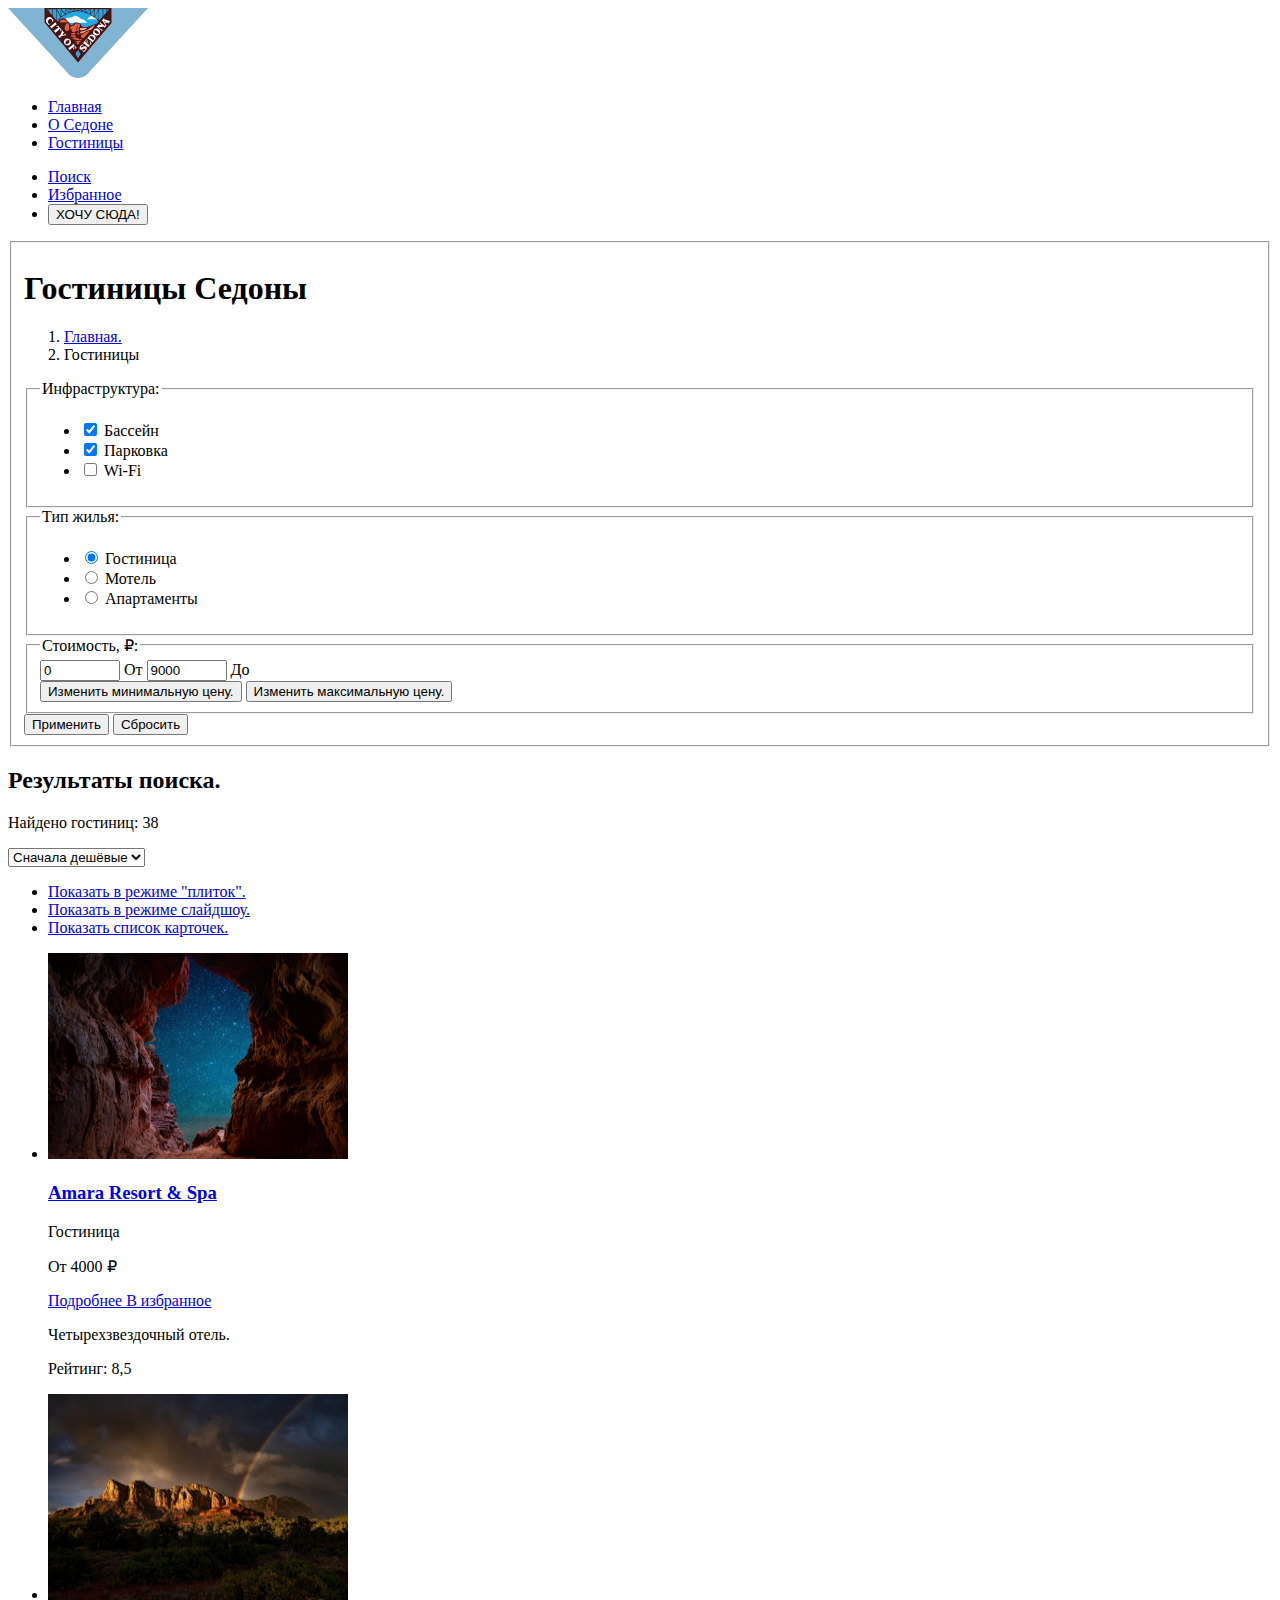
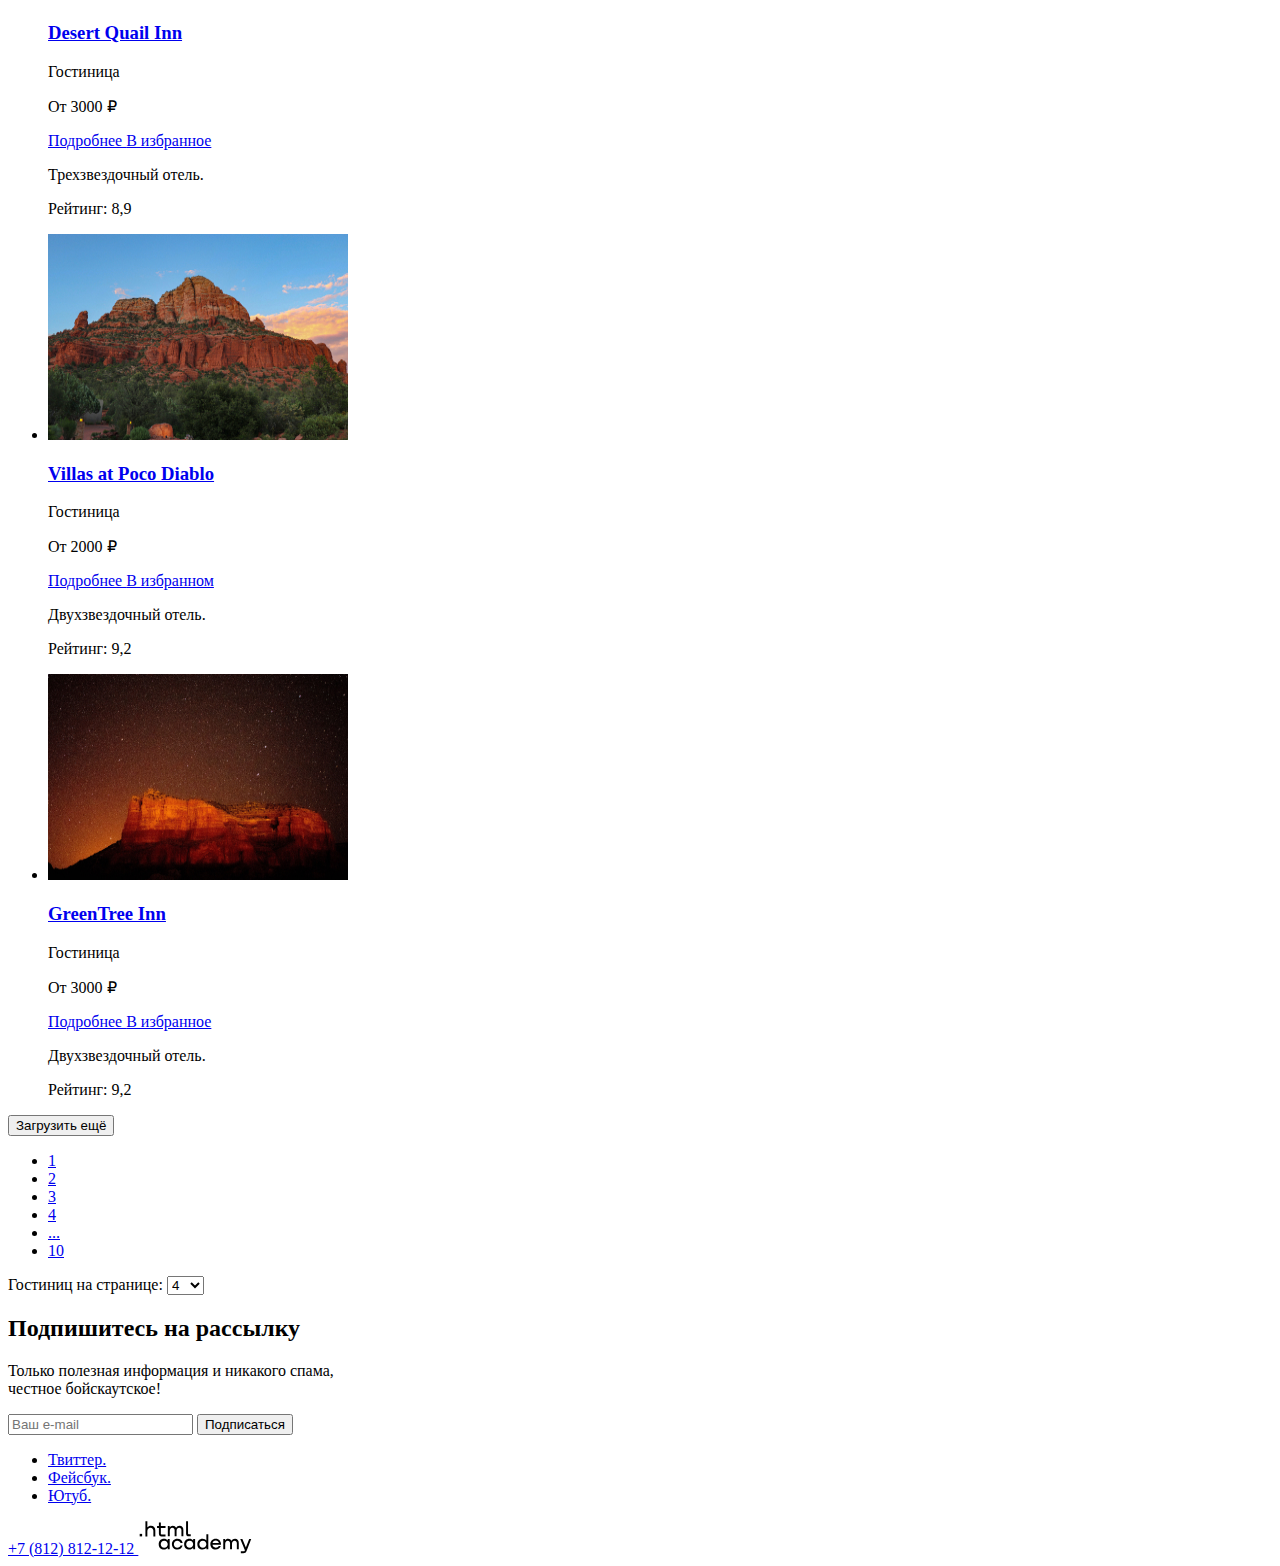
<file: 3/catalog.html>
<!DOCTYPE html>
<html lang="ru">
<head>
  <meta charset="utf-8">
  <title>Каталог Седоны</title>
  <base href="https://htmlacademy-htmlcss.github.io/787573-sedona-35/3/">
</head>

<body>
    <header class="main-header">
        <nav class="navigation">
          <a class="navigation-logo" href="/index.html">
            <img src="images/logo-sedona.svg" width="140" height="70" alt="Логотип Седоны.">
          </a>
          <ul class="navigation-list">
            <li class="navigation-item">
              <a class="navigation-link" href="/index.html">Главная</a>
            </li>
            <li class="navigation-item">
              <a class="navigation-link" href=#>О Седоне</a>
            </li>
            <li class="navigation-item">
              <a class="navigation-link" href=#>Гостиницы</a></li>
          </ul>
          <ul class="navigation-user">
            <li class="navigation-item">
              <a class="navigation-link" href=#>
                <span class="visually-hidden">
                  Поиск
                </span>
              </a>
            </li>
            <li class="navigation-item">
              <a class="navigation-link" href=#>
                <span class="visually-hidden">
                  Избранное
                </span>
              </a>
            </li>
            <li class="navigation-item">
              <button class="navigation-button" href=#>ХОЧУ СЮДА!</button></li>
          </ul>
        </nav>
      </header>

    <main>
      <form class="catalog-filter" action="https://echo.htmlacademy.ru/" method="get">
        <fieldset class="choice-housing">
          <h1 class="choice-housing-title">
            Гостиницы Седоны
          </h1>
          <ol class="breadcrumbs">
            <li class="breadcrumbs-item">
              <a class="breadcrumbs-link breadcrumbs-home" href="../index.html">
                <span class="visually-hidden">
                  Главная.
                </span>
              </a>
            </li>
            <li class="breadcrumbs-item">
              <a class="breadcrumbs-link">
                Гостиницы
              </a>
            </li>
          </ol>

            <fieldset class="catalog-filter-group">
              <legend class="catalog-filter-title">
                Инфраструктура:
              </legend>
              <ul class="catalog-filter-list catalog-filter-checkbox">
                <li class="catalog-filter-ltem">
                  <label class="checker">
                    <input class="checker-input" type="checkbox" name="options[]" value="swimming" checked="">
                    Бассейн
                  </label>
                </li>
                <li class="catalog-filter-ltem">
                  <label class="checker">
                    <input class="checker-input" type="checkbox" name="options[]" value="parking" checked="">
                    Парковка
                  </label>
                </li>
                <li class="catalog-filter-ltem">
                  <label class="checker">
                    <input class="checker-input" type="checkbox" name="options[]" value="Wi-Fi">
                    Wi-Fi
                  </label>
                </li>
              </ul>
            </fieldset>
            <fieldset class="catalog-filter-group">
              <legend class="catalog-filter-title">
                Тип жилья:
              </legend>
              <ul class="catalog-filter-list">
                <li class="catalog-filter-ltem">
                  <label class="checker">
                    <input class="checker-input" type="radio" name="type-housing" value="hotel" checked="">
                    Гостиница
                  </label>
                </li>
                <li class="catalog-filter-ltem">
                  <label class="checker">
                    <input class="checker-input" type="radio" name="type-housing" value="motel">
                    Мотель
                  </label>
                </li>
                <li class="catalog-filter-ltem">
                  <label class="checker">
                    <input class="checker-input" type="radio" name="type-housing" value="apartamens">
                    Апартаменты
                  </label>
                </li>
              </ul>
            </fieldset>
            <fieldset class="price-range-group">
              <legend class="catalog-filter-title">
                Стоимость, ₽:
              </legend>
                <label class="range-group">
                  <input class="range-field" name="price[]" type="number" value="0" max="11100" min="0" step="100">
                  <span class="range-label">От</span>
                </label>
                <label class="range-group">
                  <input class="range-field" name="price[]" type="number" value="9000" max="11100" min="0" step="100">
                  <span class="range-label">До</span>
                </label>
                <div class="range-target">
                    <button class="range-handle range-handle-lower" type="button" href="#">
                        <span class="visually-hidden">Изменить минимальную цену.</span>
                      </button>
                      <button class="range-handle range-handle-upper" type="button" href="#">
                        <span class="visually-hidden">Изменить максимальную цену.</span>
                      </button>
                </div>
            </fieldset>
            <div class="section-button">
              <button class="button button-submit" type="submit" href="#">
                Применить
              </button>
              <button class="button-reset" type="reset" href="#">
                Сбросить
              </button>
            </div>
        </fieldset>
        <section class="card-block">
          <h2 class="visually-hidden">
            Результаты поиска.
          </h2>
          <div class="search-hotel">
            <p class="number-hotels">
              Найдено гостиниц: 38
            </p>
            <div class="result-sort select">
              <select class="select-control" aria-label="Сортировка." name="price-range">
                <option value="cheap">
                  Сначала дешёвые
                </option>
                <option value="expensive">
                  Сначала дорогие
                </option>
              </select>
            </div>
            <ul class="button-card-list">
              <li class="button-card-item">
                <a class="button-mode button-mode-tile active" href="#!">
                  <span class="visually-hidden">
                    Показать в режиме "плиток".
                  </span>
                </a>
              </li>
              <li class="button-card-item">
                <a class="button-mode slideshow-mode" href="#!">
                  <span class="visually-hidden">
                    Показать в режиме слайдшоу.
                  </span>
                </a>
              </li>
              <li class="button-card-item">
                <a class="button-mode card-mode" href="#!">
                  <span class="visually-hidden">
                    Показать список карточек.
                  </span>
                </a>
              </li>
            </ul>
          </div>
          <ul class="hotel-cards-list">
            <li class="hotel-card-item">
              <a class="hotel-card-link" href="#!">
                <img class="hotel-card-img" src="images/hotel-1.jpg" width="300" height="206" alt="Гостиница Amara Resort &amp; Spa в скалах.">
                <h3 class="hotel-card-title">
                  Amara Resort &amp; Spa
                </h3>
              </a>
              <p class="hotel-card-text">
                Гостиница
              </p>
              <p class="hotel-card-text">
                От 4000 ₽
              </p>
              <a class="button hotel-card-more" href="#!">
                Подробнее
              </a>
              <a class="button hotel-card-favorites" href="#!">
                В избранное
              </a>
              <p class="star-rating star-rating-4">
                <span class="visually-hidden">
                  Четырехзвездочный отель.
                </span>
              </p>
              <p class="hotel-card-rating">
                Рейтинг: 8,5
              </p>
            </li>
            <li class="hotel-card-item">
              <a class="hotel-card-link" href="#!">
                <img class="hotel-card-img" src="images/hotel-2.jpg" width="300" height="206" alt="Гостиница Desert Quail Inn на фоне гор.">
                <h3 class="hotel-card-title">
                  Desert Quail Inn
                </h3>
              </a>
              <p class="hotel-card-text">
                Гостиница
              </p>
              <p class="hotel-card-text">
                От 3000 ₽
              </p>
              <a class="button hotel-card-more" href="#!">
                Подробнее
              </a>
              <a class="button hotel-card-favorites" href="#!">
                В избранное
              </a>
              <p class="star-rating star-rating-3">
                <span class="visually-hidden">
                  Трехзвездочный отель.
                </span>
              </p>
              <p class="hotel-card-rating">
                Рейтинг: 8,9
              </p>
            </li>
            <li class="hotel-card-item">
              <a class="hotel-card-link" href="#!">
                <img class="hotel-card-img" src="images/hotel-3.jpg" width="300" height="206" alt="Гостиница Villas at Poco Diablo в скалах.">
                <h3 class="hotel-card-title">
                  Villas at Poco Diablo
                </h3>
              </a>
              <p class="hotel-card-text">
                Гостиница
              </p>
              <p class="hotel-card-text">
                От 2000 ₽
              </p>
              <a class="button hotel-card-more" href="#!">
                Подробнее
              </a>
              <a class="button hotel-card-favorites-added" href="#!">
                В избранном
              </a>
              <p class="star-rating star-rating-2">
                <span class="visually-hidden">
                  Двухзвездочный отель.
                </span>
              </p>
              <p class="hotel-card-rating">
                Рейтинг: 9,2
              </p>
            </li>
            <li class="hotel-card-item">
              <a class="hotel-card-link" href="#!">
                <img class="hotel-card-img" src="images/hotel-4.jpg" width="300" height="206" alt="Серпантин, ведущий к гостинице GreenTree Inn.">
                <h3 class="hotel-card-title">
                  GreenTree Inn
                </h3>
              </a>
              <p class="hotel-card-text">
                Гостиница
              </p>
              <p class="hotel-card-text">
                От 3000 ₽
              </p>
              <a class="button hotel-card-more" href="#!">
                Подробнее
              </a>
              <a class="button hotel-card-favorites" href="#!">
                В избранное
              </a>
              <p class="star-rating star-rating-2">
                <span class="visually-hidden">
                  Двухзвездочный отель.
                </span>
              </p>
              <p class="hotel-card-rating">
                Рейтинг: 9,2
              </p>
            </li>
          </ul>
          <p class="pagination-show-more-wrapper">
            <button class="button pagination-show-more" type="button" href="#">
              Загрузить ещё
            </button>
          </p>
            <ul class="pagination-list">
              <li class="pagination-item">
                <a class="pagination-link pagination-current" href="#!">
                  1
                </a>
              </li>
              <li class="pagination-item">
                <a class="pagination-link" href="#!">
                  2
                </a>
              </li>
              <li class="pagination-item">
                <a class="pagination-link" href="#!">
                  3
                </a>
              </li>
              <li class="pagination-item">
                <a class="pagination-link" href="#!">
                  4
                </a>
              </li>
              <li class="pagination-item">
                <a class="pagination-link" href="#!">
                  ...
                </a>
              </li>
              <li class="pagination-item">
                <a class="pagination-link" href="#!">
                  10
                </a>
              </li>
            </ul>
            <label class="hotel-page">
              <span class="hotel-page-text">
                Гостиниц на странице:
              </span>
              <span class="select hotel-page-select">
                <select class="select-control" name="hotel-number">
                  <option>
                    4
                  </option>
                  <option>
                    9
                  </option>
                  <option>
                    14
                  </option>
                </select>
              </span>
            </label>
        </section>
      </form>
      <section class="newsletter newsletter-alter">
        <h2 class="h3 newsletter-header">
          Подпишитесь на рассылку
        </h2>
        <p class="text newsletter-description">
          Только полезная информация и никакого спама,
          <br>
          честное бойскаутское!
        </p>
        <form class="newsletter-form" action="https://echo.htmlacademy.ru/" method="post">
          <label class="newsletter-label">
            <input class="newsletter-email" placeholder="Ваш e-mail" type="email" name="newsletter-email" required="">
          </label>
          <button class="newsletter-button button" type="submit" href="#">
            Подписаться
          </button>
        </form>
      </section>
    </main>
    <footer class="page-footer">
      <ul class="footer-social-list">
        <li class="footer-social-item">
          <a class="footer-social-link twitter" href="https://twitter.com/htmlacademy_ru">
            <span class="visually-hidden">
              Твиттер.
            </span>
          </a>
        </li>
        <li class="footer-social-item">
          <a class="footer-social-link facebook" href="https://www.facebook.com/htmlacademy">
            <span class="visually-hidden">
              Фейсбук.
            </span>
          </a>
        </li>
        <li class="footer-social-item">
          <a class="footer-social-link youtube" href="https://www.youtube.com/c/HTMLAcademyRUS">
            <span class="visually-hidden">
              Ютуб.
            </span>
          </a>
        </li>
      </ul>
      <a class="footer-phone-contacts" href="tel:+78128121212">
        +7 (812) 812-12-12
      </a>
      <a class="footer-site-link" href="https://htmlacademy.ru/">
        <img class="footer-site-link-logo" src='images/HTML Academy.svg' width="115" height="33" alt="Логотип HTML Academy.">
      </a>
    </footer>
</body>
</html>
</file>
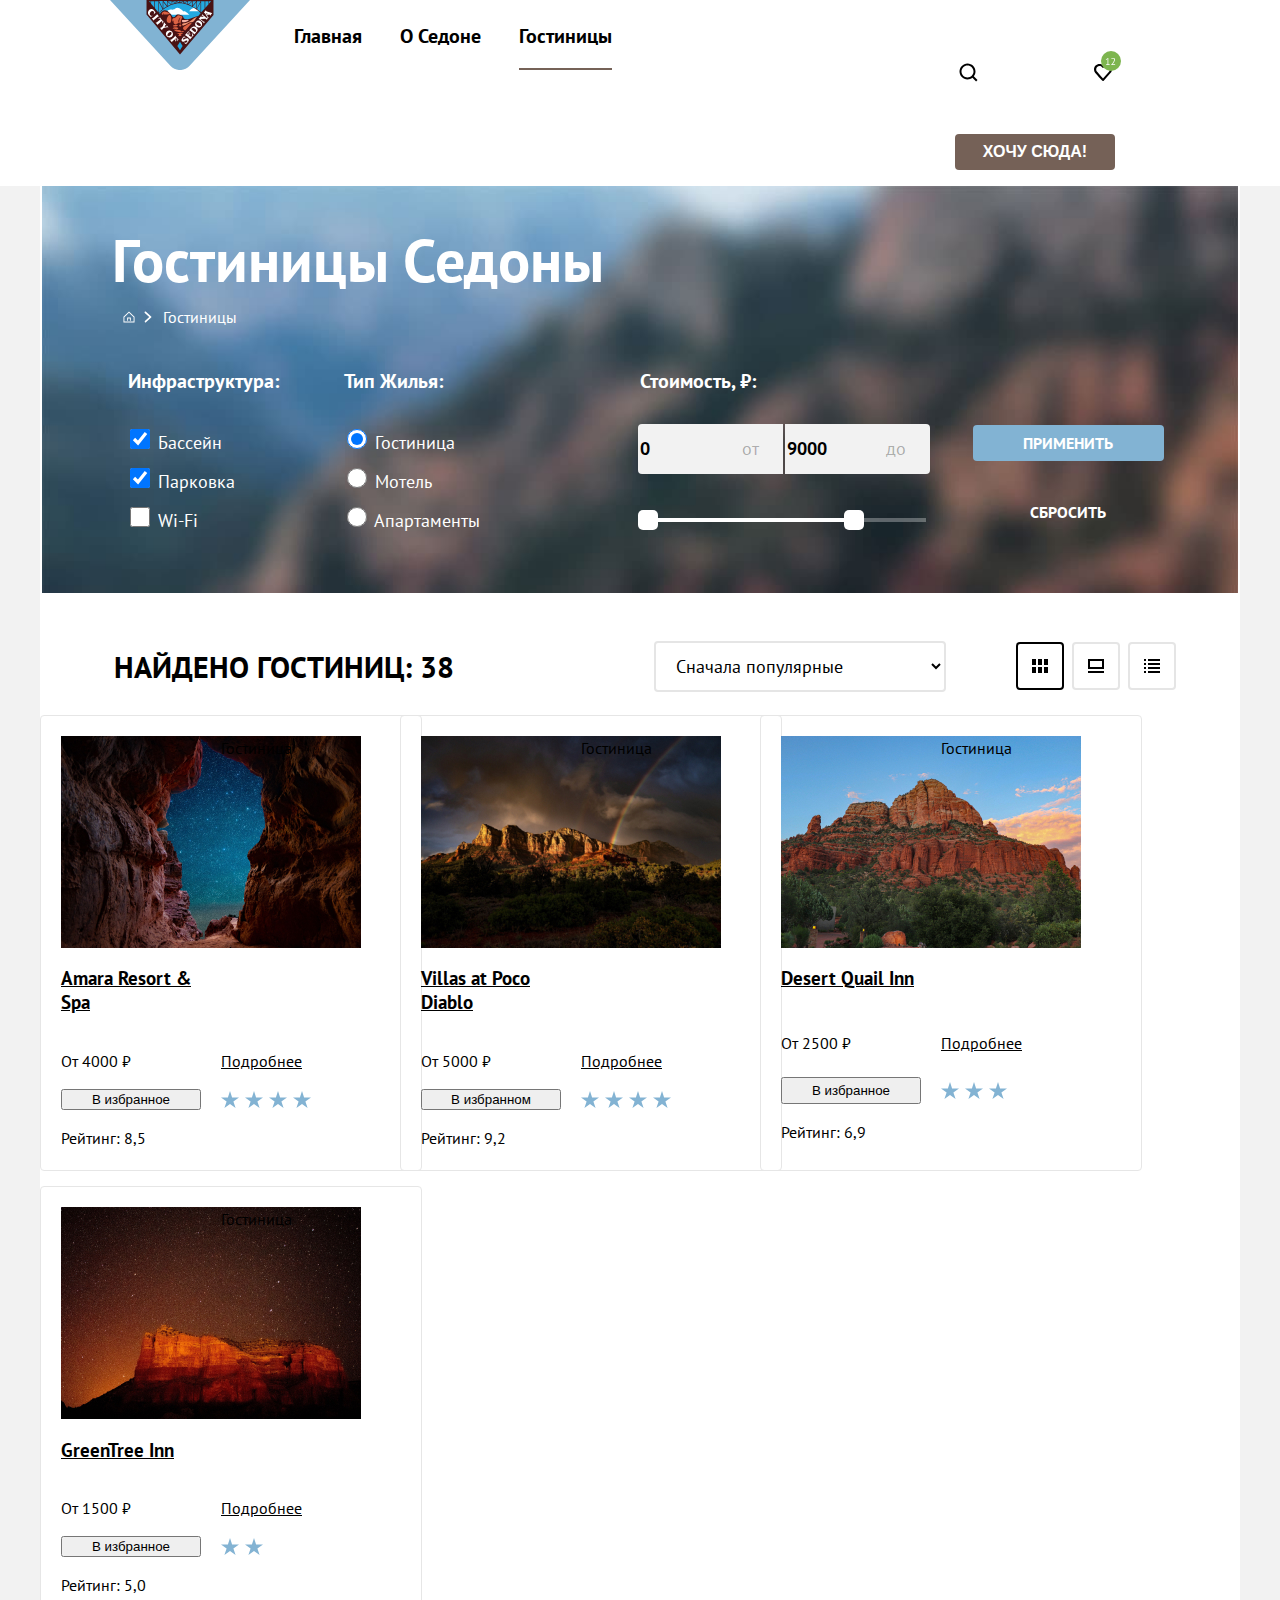
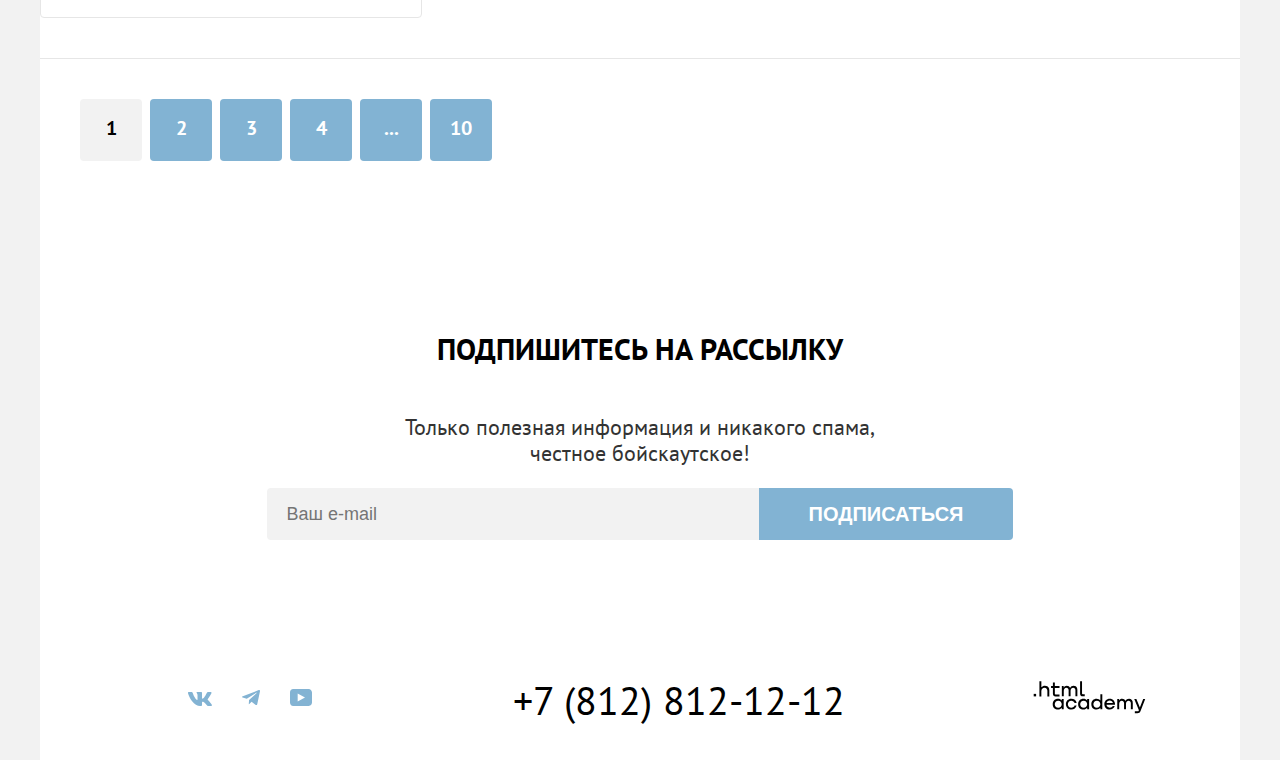
<file: 5/catalog.html>
<!DOCTYPE html>
<html lang="ru">
<head>
  <meta charset="utf-8">
  <title>Каталог Седоны</title>
  <link rel="stylesheet" href="styles/styles.css">
  <base href="https://htmlacademy-htmlcss.github.io/787573-sedona-35/5/">
</head>

<body>
<header class="main-header">
  <nav class="navigation">
    <a class="main-header-logo">
      <img class="logo" src='./images/logo-sedona.svg' width="140" height="70" alt="Логотип Седоны">
    </a>
    <ul class="navigation-list">
      <li class="navigation-item">
        <a class="navigation-link" href=#>Главная</a>
      </li>
      <li class="navigation-item">
        <a class="navigation-link" href=#>О Седоне</a>
      </li>
      <li class="navigation-item">
        <a class="navigation-link navigation-current" href="catalog.html">Гостиницы</a></li>
    </ul>
    <ul class="navigation-user">
      <li class="navigation-item">
        <a class="navigation-link" href=#>
              <span class="visually-hidden">
                Поиск
              </span>
          <svg width="44" height="64" viewBox="0 0 44 64" fill="none" xmlns="http://www.w3.org/2000/svg">
            <path d="M31.5 40.0083L27.8 36.3287C28.8 35.0359 29.5 33.3453 29.5 31.4558C29.5 27.0801 25.9 23.5 21.5 23.5C17.1 23.5 13.5 27.1796 13.5 31.5552C13.5 35.9309 17.1 39.511 21.5 39.511C23.3 39.511 25 38.9144 26.4 37.8204L30.1 41.5L31.5 40.0083ZM21.5 37.5221C18.2 37.5221 15.5 34.837 15.5 31.5552C15.5 28.2735 18.2 25.5884 21.5 25.5884C24.8 25.5884 27.5 28.2735 27.5 31.5552C27.5 34.837 24.8 37.5221 21.5 37.5221Z" fill="black"/>
          </svg>
        </a>
      </li>
      <li class="navigation-item">
        <a class="navigation-link" href=#>
              <span class="visually-hidden">
                Избранное
              </span>
          <svg width="44" height="64" viewBox="0 0 44 64" fill="none" xmlns="http://www.w3.org/2000/svg">
            <path d="M21.9 41C21.6 41 21.3 40.9 21.1 40.6C15.7 34.5 14.4 33.1 14.1 32.7C13.4 31.8 13 30.6 13 29.4C13 26.4 15.4 24 18.5 24C19.8 24 21 24.5 22 25.3C23 24.5 24.3 24 25.5 24C28.5 24 31 26.4 31 29.4C31 30.7 30.5 31.9 29.7 32.8L22.7 40.7C22.5 40.9 22.3 41 21.9 41ZM15.9 31.5C16.2 31.9 19.4 35.5 22 38.4L28.2 31.4C28.7 30.9 28.9 30.2 28.9 29.4C28.9 27.6 27.4 26.1 25.6 26.1C24.6 26.1 23.6 26.6 22.9 27.4C22.6 27.7 22.3 27.8 22 27.8C21.7 27.8 21.4 27.6 21.2 27.4C20.5 26.6 19.5 26.1 18.5 26.1C16.7 26.1 15.2 27.6 15.2 29.4C15.1 30.3 15.5 31 15.9 31.5C15.8 31.5 15.8 31.5 15.9 31.5Z" fill="black"/>
            <rect x="20" y="11" width="20" height="20" rx="10" fill="#7DB54F"/>
            <path d="M25.1308 24.26H26.5308V19.42L26.6308 18.83L26.2308 19.3L25.1308 20.09L24.7508 19.58L26.9508 17.88H27.3108V24.26H28.6808V25H25.1308V24.26ZM33.96 19.59C33.96 19.9433 33.8933 20.3067 33.76 20.68C33.6333 21.0467 33.4633 21.4167 33.25 21.79C33.0433 22.1633 32.81 22.53 32.55 22.89C32.29 23.2433 32.03 23.58 31.77 23.9L31.28 24.33V24.37L31.92 24.26H34.1V25H30.12V24.71C30.2667 24.5567 30.4433 24.3667 30.65 24.14C30.8567 23.9133 31.07 23.6633 31.29 23.39C31.5167 23.11 31.7367 22.8167 31.95 22.51C32.17 22.1967 32.3667 21.88 32.54 21.56C32.72 21.24 32.8633 20.9233 32.97 20.61C33.0767 20.2967 33.13 20 33.13 19.72C33.13 19.3933 33.0367 19.1233 32.85 18.91C32.6633 18.69 32.38 18.58 32 18.58C31.7467 18.58 31.5 18.6333 31.26 18.74C31.02 18.84 30.8133 18.9567 30.64 19.09L30.31 18.52C30.5433 18.32 30.82 18.1633 31.14 18.05C31.46 17.9367 31.8033 17.88 32.17 17.88C32.4567 17.88 32.71 17.9233 32.93 18.01C33.15 18.09 33.3367 18.2067 33.49 18.36C33.6433 18.5133 33.76 18.6967 33.84 18.91C33.92 19.1167 33.96 19.3433 33.96 19.59Z" fill="white"/>
          </svg>
        </a>
      </li>
      <li class="navigation-item">
        <button class="navigation-button" href=#>Хочу сюда!</button></li>
    </ul>
  </nav>
</header>

    <main>
      <div class="page-container">
        <form class="catalog-filter" action="https://echo.htmlacademy.ru/" method="get">
          <fieldset class="choice-housing">
            <h1 class="choice-housing-title">
              Гостиницы Седоны
            </h1>
            <ol class="breadcrumbs reset-ul">
              <li class="breadcrumbs-item">
                <a class="breadcrumbs-link" href="index.html">
                  <img class="breadcrumbs-icon-home" src="images/home-page.svg" width="12" height="12" alt="Главная страница">
                  <img class="breadcrumbs-icon-arrow" src="images/arrow.svg" width="12" height="12">
                </a>
              </li>
              <li class="breadcrumbs-item">
                <a class="breadcrumbs-link">
                  Гостиницы
                </a>
              </li>
            </ol>
              <div class="filter-container">
                <fieldset class="catalog-filter-group">
                  <legend class="catalog-filter-title">
                    Инфраструктура:
                  </legend>
                  <ul class="catalog-filter-list catalog-filter-checkbox">
                    <li class="catalog-filter-item">
                      <label class="checker">
                        <input class="checker-input" type="checkbox" name="options[]" value="swimming" checked="">
                        Бассейн
                      </label>
                    </li>
                    <li class="catalog-filter-item">
                      <label class="checker">
                        <input class="checker-input" type="checkbox" name="options[]" value="parking" checked="">
                        Парковка
                      </label>
                    </li>
                    <li class="catalog-filter-item">
                      <label class="checker">
                        <input class="checker-input" type="checkbox" name="options[]" value="Wi-Fi">
                        Wi-Fi
                      </label>
                    </li>
                  </ul>
                </fieldset>

                <fieldset class="catalog-filter-group">
                  <legend class="catalog-filter-title">
                    Тип жилья:
                  </legend>
                  <ul class="catalog-filter-list">
                    <li class="catalog-filter-item">
                      <label class="checker">
                        <input class="checker-input" type="radio" name="type-housing" value="hotel" checked="">
                        Гостиница
                      </label>
                    </li>
                    <li class="catalog-filter-item">
                      <label class="checker">
                        <input class="checker-input" type="radio" name="type-housing" value="motel">
                        Мотель
                      </label>
                    </li>
                    <li class="catalog-filter-item">
                      <label class="checker">
                        <input class="checker-input" type="radio" name="type-housing" value="apartamens">
                        Апартаменты
                      </label>
                    </li>
                  </ul>
                </fieldset>

                <fieldset class="catalog-filter-group catalog-filters-group-price">
                  <legend class="catalog-filter-title">Стоимость, ₽:</legend>
                  <div class="range-wrapper-inputs">
                    <div class="range-input-wrapper">
                      <label class="visually-hidden" for="range-from">Цена от.</label>
                      <input class="range-input" type="number" value="0" id="range-from" name="price-from">
                    </div>
                    <div class="range-input-wrapper">
                      <label class="visually-hidden" for="range-to">Цена до.</label>
                      <input class="range-input" type="number" value="9000" id="range-to" name="price-to">
                    </div>
                  </div>
                  <div class="range">
                    <div class="range-scale">
                      <div class="range-bar" style="left: 10px; width: 206px">
                        <button class="range-toggle toggle-min" type="button">
                          <span class="visually-hidden">Изменить минимальную цену.</span>
                        </button>
                        <button class="range-toggle toggle-max" type="button">
                          <span class="visually-hidden">Изменить максимальную цену.</span>
                        </button>
                      </div>
                    </div>
                  </div>
                </fieldset>

                <div class="section-button">
                  <button class="button-submit" type="submit" href="#">
                    Применить
                  </button>
                  <button class="button-reset" type="reset" href="#">
                    Сбросить
                  </button>
                </div>
              </div>
          </fieldset>
          <section class="card-block">
            <h2 class="visually-hidden">
              Результаты поиска.
            </h2>
            <div class="search-hotel">
              <p class="number-hotels">
                Найдено гостиниц: 38
              </p>
              <div class="result-sort select">
                <select class="select-control" aria-label="Сортировка." name="price-range">
                  <option value="popular">Сначала популярные</option>
                  <option value="cheap">Сначала дешёвые</option>
                  <option value="expensive">Сначала дорогие</option>
                </select>
              </div>
              <a class="products-current products-button" href="#">
                <span class="visually-hidden">Вид: ячейки</span>
                <svg aria-hidden="true" focusable="false" width="16" height="14" fill="none" xmlns="http://www.w3.org/2000/svg"><path d="M4 0H0v6h4V0ZM16 0h-4v6h4V0ZM10 0H6v6h4V0ZM4 8H0v6h4V8ZM16 8h-4v6h4V8ZM10 8H6v6h4V8Z" fill="#000"/></svg>
              </a>
              <a class="products-button" href="#">
                <span class="visually-hidden">Вид: крупный план</span>
                <svg aria-hidden="true" focusable="false" width="16" height="14" fill="none" xmlns="http://www.w3.org/2000/svg"><path d="M16 12H0v2h16v-2ZM14 2v6H2V2h12Zm2-2H0v10h16V0Z" fill="#000"/></svg>
              </a>
              <a class=" products-button" href="#">
                <span class="visually-hidden">Вид: список</span>
                <svg aria-hidden="true" focusable="false" width="16" height="14" fill="none" xmlns="http://www.w3.org/2000/svg"><path d="M2 0H0v2h2V0ZM16 0H4v2h12V0ZM2 4H0v2h2V4ZM16 4H4v2h12V4ZM2 8H0v2h2V8ZM16 8H4v2h12V8ZM2 12H0v2h2v-2ZM16 12H4v2h12v-2Z" fill="#000"/></svg>
              </a>
            </div>


            <ul class="hotel-list">
              <li class="hotel-card">
                <a class="hotel-card-link" href="#">
                  <img class="hotel-card-img" src="images/hotel-1.jpg" width="300" height="212" alt="Гостиница Amara Resort & Spa">
                  <h3 class="hotel-card-title">Amara Resort & Spa</h3>
                </a>
                <span class="hotel-type">Гостиница</span>
                <span class="hotel-price">От 4000 ₽</span>
                <a class="button-more" href="#">Подробнее</a>
                <button class="button-favorite" type="button">В избранное</button>
                <span class="stars four-stars"></span>
                <span class="rating">Рейтинг: 8,5</span>
              </li>
              <li class="hotel-card">
                <a class="hotel-card-link" href="#">
                  <img class="hotel-card-img" src="images/hotel-2.jpg" width="300" height="212" alt="Гостиница Villas at Poco Diablo">
                  <h3 class="hotel-card-title">Villas at Poco Diablo</h3>
                </a>
                <span class="hotel-type">Гостиница</span>
                <span class="hotel-price">От 5000 ₽</span>
                <a class="button-more" href="#">Подробнее</a>
                <button class="button-in-favorite" type="button">В избранном</button>
                <span class="stars four-stars"></span>
                <span class="rating">Рейтинг: 9,2</span>
              </li>
              <li class="hotel-card">
                <a class="hotel-card-link" href="#">
                  <img class="hotel-card-img" src="images/hotel-3.jpg" width="300" height="212" alt="Гостиница Desert Quail Inn">
                  <h3 class="hotel-card-title">Desert Quail Inn</h3>
                </a>
                <span class="hotel-type">Гостиница</span>
                <span class="hotel-price">От 2500 ₽</span>
                <a class="button-more" href="#">Подробнее</a>
                <button class="button-favorite" type="button">В избранное</button>
                <span class="stars three-stars"></span>
                <span class="rating">Рейтинг: 6,9</span>
              </li>
              <li class="hotel-card">
                <a class="hotel-card-link" href="#">
                  <img class="hotel-card-img" src="images/hotel-4.jpg" width="300" height="212" alt="Гостиница GreenTree Inn">
                  <h3 class="hotel-card-title">GreenTree Inn</h3>
                </a>
                <span class="hotel-type">Гостиница</span>
                <span class="hotel-price">От 1500 ₽</span>
                <a class="button-more" href="#">Подробнее</a>
                <button class="button-favorite" type="button">В избранное</button>
                <span class="stars two-stars"></span>
                <span class="rating">Рейтинг: 5,0</span>
              </li>
            </ul>
              <ul class="pagination-list">
                <li class="pagination-item">
                  <a class="pagination-link pagination-current" href="#!">
                    1
                  </a>
                </li>
                <li class="pagination-item">
                  <a class="pagination-link" href="#!">
                    2
                  </a>
                </li>
                <li class="pagination-item">
                  <a class="pagination-link" href="#!">
                    3
                  </a>
                </li>
                <li class="pagination-item">
                  <a class="pagination-link" href="#!">
                    4
                  </a>
                </li>
                <li class="pagination-item">
                  <a class="pagination-link" href="#!">
                    ...
                  </a>
                </li>
                <li class="pagination-item">
                  <a class="pagination-link" href="#!">
                    10
                  </a>
                </li>
              </ul>
          </section>
        </form>
          <section class="newsletter-alter-catalog">
            <h2 class="newsletter-header-cat">
              Подпишитесь на рассылку
            </h2>
            <p class="newsletter-description-cat">
              Только полезная информация и никакого спама,
              <br>
              честное бойскаутское!
            </p>
            <form class="newsletter-form" action="https://echo.htmlacademy.ru/" method="post">
              <label class="newsletter-label">
                <input class="newsletter-email" placeholder="Ваш e-mail" type="email" name="newsletter-email" required="">
              </label>
              <button class="newsletter-button" type="submit" href="#">
                Подписаться
              </button>
            </form>
          </section>
      </div>
    </main>
<footer class="page-footer">
  <div class="page-footer-container">
    <ul class="footer-social-list">
      <li class="footer-social-item">
        <a class="footer-social-link twitter" href="https://twitter.com/htmlacademy_ru">
            <span class="visually-hidden">
              Вконтакте
            </span>
          <svg width="24" height="14" fill="none" xmlns="http://www.w3.org/2000/svg">
            <path fill-rule="evenodd" clip-rule="evenodd" d="M23.45.95c.17-.55 0-.95-.8-.95h-2.62c-.67 0-.98.35-1.14.73 0 0-1.34 3.2-3.23 5.27-.61.6-.89.8-1.22.8-.17 0-.42-.2-.42-.74V.95c0-.66-.18-.95-.74-.95H9.15c-.42 0-.67.3-.67.6 0 .61.95.76 1.05 2.5v3.8c0 .84-.16.99-.5.99-.88 0-3.05-3.21-4.33-6.89-.25-.71-.5-1-1.17-1H.9C.15 0 0 .35 0 .73c0 .68.89 4.07 4.14 8.55C6.32 12.34 9.38 14 12.15 14c1.67 0 1.88-.37 1.88-1v-2.32c0-.73.16-.88.69-.88.38 0 1.05.2 2.61 1.67C19.11 13.22 19.4 14 20.41 14h2.62c.75 0 1.13-.37.91-1.1-.24-.72-1.09-1.77-2.21-3.02-.62-.7-1.54-1.47-1.81-1.86-.4-.49-.28-.7 0-1.14 0 0 3.2-4.43 3.53-5.93Z" fill="#83B3D3"/>
          </svg>
        </a>
      </li>
      <li class="footer-social-item">
        <a class="footer-social-link facebook" href="https://www.facebook.com/htmlacademy">
            <span class="visually-hidden">
              Телеграм.
            </span>
          <svg width="18" height="16" fill="none" xmlns="http://www.w3.org/2000/svg">
            <path d="M16.79.1.84 6.25c-1.09.43-1.08 1.04-.2 1.31l4.1 1.28 9.47-5.98c.44-.27.85-.12.52.18L7.05 9.96l-.28 4.22c.41 0 .6-.19.83-.41l1.99-1.93 4.13 3.05c.77.42 1.31.2 1.5-.7l2.72-12.8c.28-1.12-.43-1.62-1.16-1.3Z" fill="#83B3D3"/>
          </svg>
        </a>
      </li>
      <li class="footer-social-item">
        <a class="footer-social-link youtube" href="https://www.youtube.com/c/HTMLAcademyRUS">
            <span class="visually-hidden">
              Ютуб.
            </span>
          <svg width="22" height="17" fill="none" xmlns="http://www.w3.org/2000/svg">
            <path d="M18.6 0H3.18C1.31 0 0 1.6 0 3.4v10.1C0 15.4 1.31 17 3.17 17h15.66c1.64 0 3.17-1.6 3.17-3.4V3.4C21.78 1.6 20.47 0 18.6 0ZM7.67 12.54V4.46L15 8.5l-7.33 4.04Z" fill="#83B3D3"/>
          </svg>
        </a>
      </li>
    </ul>
    <a class="footer-phone-contacts" href="tel:+78128121212">
      +7 (812) 812-12-12
    </a>
    <a class="footer-site-link" href="https://htmlacademy.ru/">
      <img class="footer-site-link-logo" src='images/HTML Academy.svg' width="115" height="33"  alt="Логотип HTML Academy.">
    </a>
  </div>
</footer>
</body>
</html>
</file>
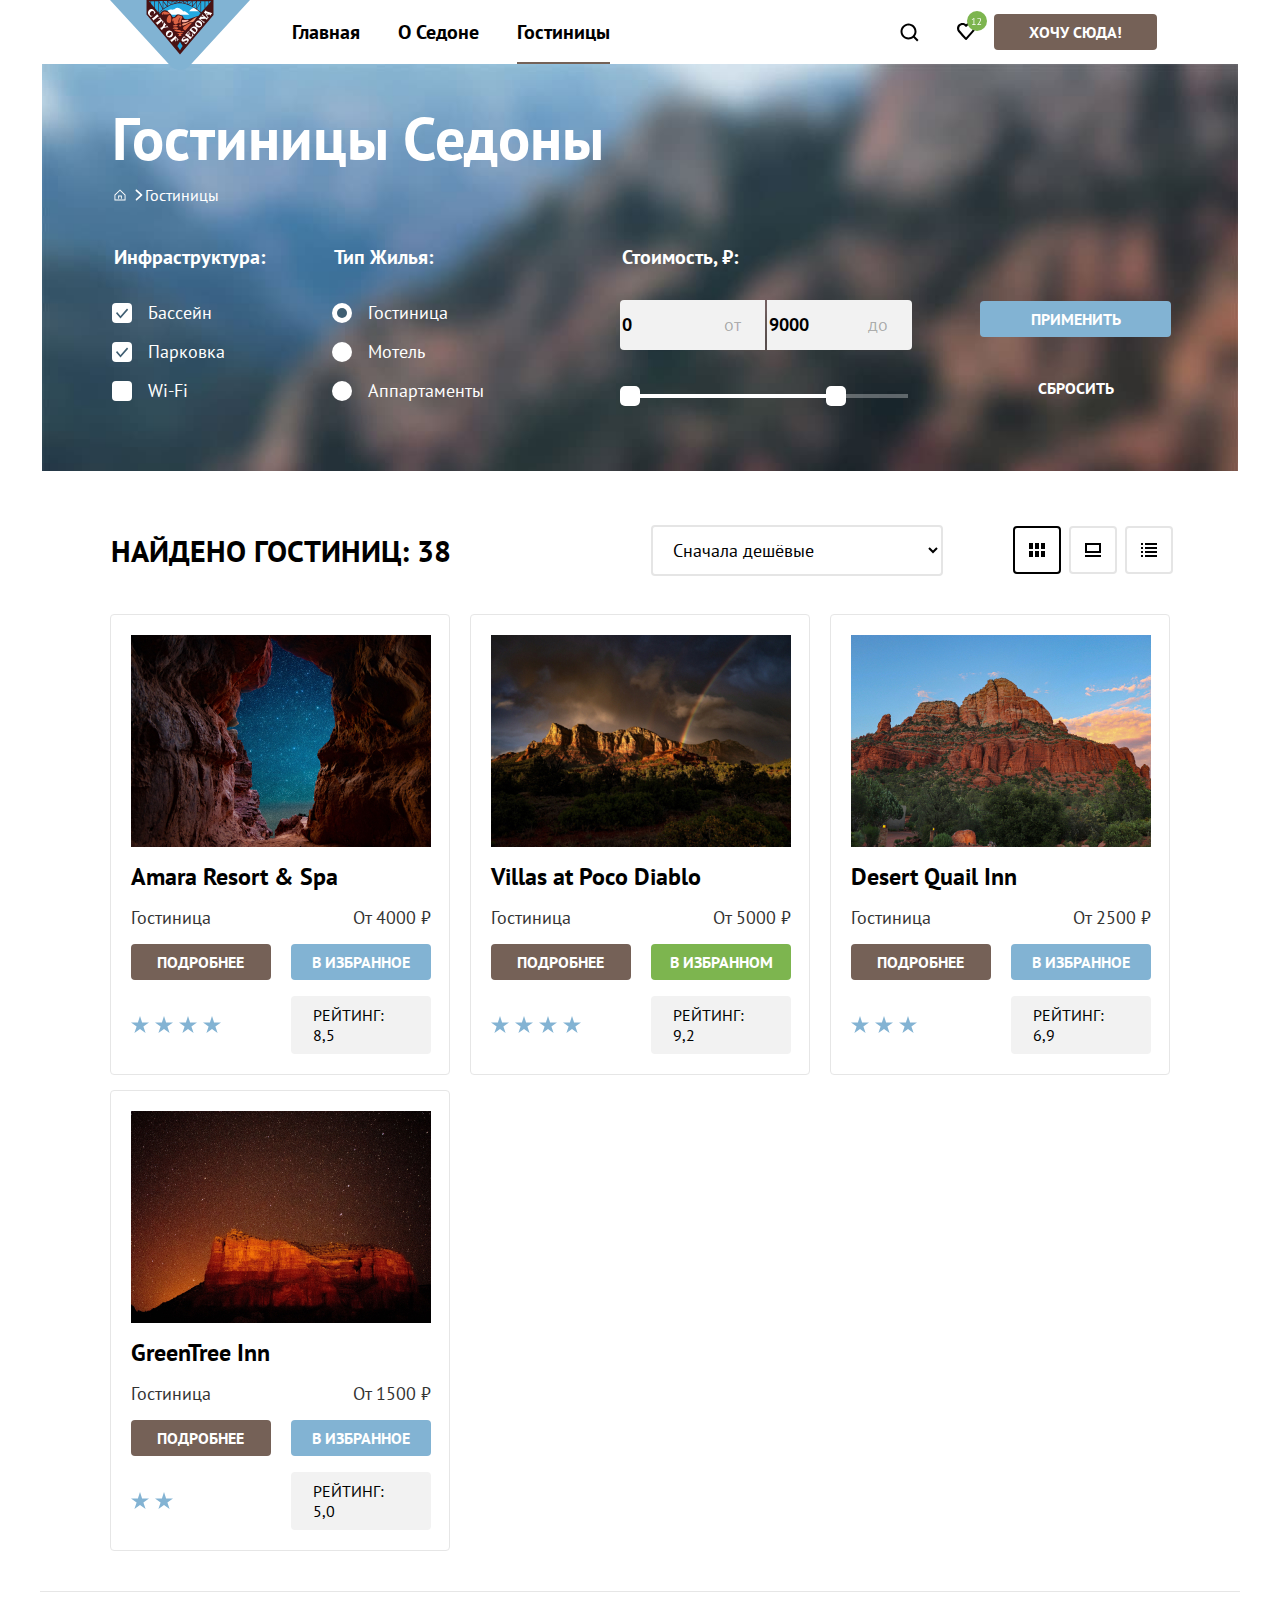
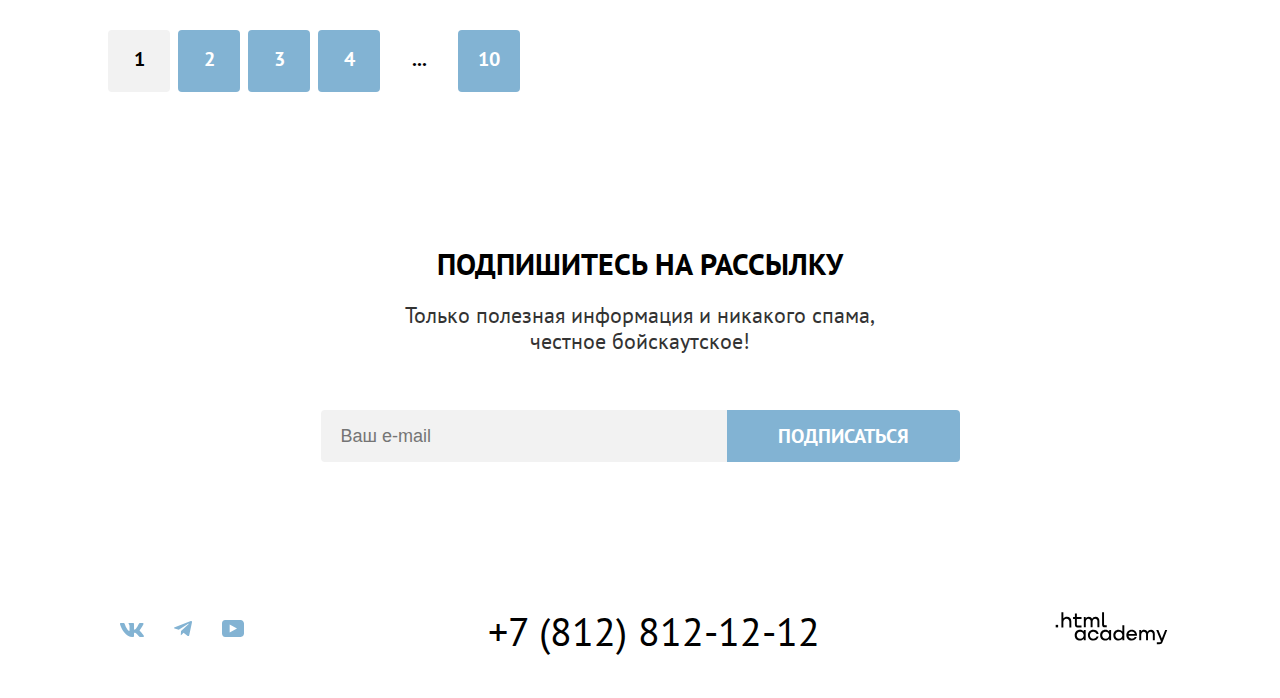
<file: 6/catalog.html>
<!DOCTYPE html>
<html lang="ru">
<head>
  <meta charset="utf-8">
  <title>Каталог Седоны</title>
  <link rel="stylesheet" href="styles/styles.css">
  <base href="https://htmlacademy-htmlcss.github.io/787573-sedona-35/6/">
</head>

<body>
<header class="main-header">
  <nav class="navigation">
    <a class="main-header-logo">
      <img class="logo" src='./images/logo-sedona.svg' width="140" height="70" alt="Логотип Седоны">
    </a>
    <ul class="navigation-list">
      <li class="navigation-item">
        <a class="navigation-link" href=#>Главная</a>
      </li>
      <li class="navigation-item">
        <a class="navigation-link navigation-sed" href=#>О Седоне</a>
      </li>
      <li class="navigation-item">
        <a class="navigation-link navigation-current navigation-gos" href="catalog.html">Гостиницы</a></li>
    </ul>
    <ul class="navigation-user">
      <li class="navigation-item-user">
        <a class="navigation-link" href=#>
              <span class="visually-hidden">
                Поиск
              </span>
          <svg width="20" height="20" viewBox="0 0 20 20" fill="none" xmlns="http://www.w3.org/2000/svg">
            <path d="M19.5 18.0083L15.8 14.3287C16.8 13.0359 17.5 11.3453 17.5 9.4558C17.5 5.08011 13.9 1.5 9.5 1.5C5.1 1.5 1.5 5.17956 1.5 9.55525C1.5 13.9309 5.1 17.511 9.5 17.511C11.3 17.511 13 16.9144 14.4 15.8204L18.1 19.5L19.5 18.0083ZM9.5 15.5221C6.2 15.5221 3.5 12.837 3.5 9.55525C3.5 6.27348 6.2 3.5884 9.5 3.5884C12.8 3.5884 15.5 6.27348 15.5 9.55525C15.5 12.837 12.8 15.5221 9.5 15.5221Z" fill="black"/>
          </svg>
        </a>
      </li>
      <li class="navigation-item-user">
        <a class="navigation-link" href=#>
              <span class="visually-hidden">
                Избранное
              </span>
          <svg width="18" height="17" viewBox="0 0 18 17" fill="none" xmlns="http://www.w3.org/2000/svg">
            <path d="M8.9 17C8.6 17 8.3 16.9 8.1 16.6C2.7 10.5 1.4 9.1 1.1 8.7C0.4 7.8 0 6.6 0 5.4C0 2.4 2.4 0 5.5 0C6.8 0 8 0.5 9 1.3C10 0.5 11.3 0 12.5 0C15.5 0 18 2.4 18 5.4C18 6.7 17.5 7.9 16.7 8.8L9.7 16.7C9.5 16.9 9.3 17 8.9 17ZM2.9 7.5C3.2 7.9 6.4 11.5 9 14.4L15.2 7.4C15.7 6.9 15.9 6.2 15.9 5.4C15.9 3.6 14.4 2.1 12.6 2.1C11.6 2.1 10.6 2.6 9.9 3.4C9.6 3.7 9.3 3.8 9 3.8C8.7 3.8 8.4 3.6 8.2 3.4C7.5 2.6 6.5 2.1 5.5 2.1C3.7 2.1 2.2 3.6 2.2 5.4C2.1 6.3 2.5 7 2.9 7.5C2.8 7.5 2.8 7.5 2.9 7.5Z" fill="black"/>
          </svg>
          <span>
                <svg class="favorite-12" width="20" height="20" viewBox="0 0 20 20" fill="none" xmlns="http://www.w3.org/2000/svg">
                  <rect width="20" height="20" rx="10" fill="#7DB54F"/>
                  <path d="M5.13078 13.26H6.53078V8.42L6.63078 7.83L6.23078 8.3L5.13078 9.09L4.75078 8.58L6.95078 6.88H7.31078V13.26H8.68078V14H5.13078V13.26ZM13.96 8.59C13.96 8.94333 13.8933 9.30667 13.76 9.68C13.6333 10.0467 13.4633 10.4167 13.25 10.79C13.0433 11.1633 12.81 11.53 12.55 11.89C12.29 12.2433 12.03 12.58 11.77 12.9L11.28 13.33V13.37L11.92 13.26H14.1V14H10.12V13.71C10.2667 13.5567 10.4433 13.3667 10.65 13.14C10.8567 12.9133 11.07 12.6633 11.29 12.39C11.5167 12.11 11.7367 11.8167 11.95 11.51C12.17 11.1967 12.3667 10.88 12.54 10.56C12.72 10.24 12.8633 9.92333 12.97 9.61C13.0767 9.29667 13.13 9 13.13 8.72C13.13 8.39333 13.0367 8.12333 12.85 7.91C12.6633 7.69 12.38 7.58 12 7.58C11.7467 7.58 11.5 7.63333 11.26 7.74C11.02 7.84 10.8133 7.95667 10.64 8.09L10.31 7.52C10.5433 7.32 10.82 7.16333 11.14 7.05C11.46 6.93667 11.8033 6.88 12.17 6.88C12.4567 6.88 12.71 6.92333 12.93 7.01C13.15 7.09 13.3367 7.20667 13.49 7.36C13.6433 7.51333 13.76 7.69667 13.84 7.91C13.92 8.11667 13.96 8.34333 13.96 8.59Z" fill="white"/>
                </svg>
          </span>
        </a>
      </li>
      <li class="navigation-item">
        <button class="navigation-button" href=#>Хочу сюда!</button></li>
    </ul>
  </nav>
</header>

    <main>
      <div class="page-container">
        <form class="catalog-filter" action="https://echo.htmlacademy.ru/" method="get">
          <fieldset class="choice-housing">
            <h1 class="choice-housing-title">
              Гостиницы Седоны
            </h1>
            <ol class="breadcrumbs reset-ul">
              <li class="breadcrumbs-item">
                <a class="breadcrumbs-link" href="index.html">
                  <img class="breadcrumbs-icon-home" src="images/home-page.svg" width="12" height="12" alt="Главная страница">
                  <img class="breadcrumbs-icon-arrow" src="images/arrow.svg" width="12" height="12">
                </a>
              </li>
              <li class="breadcrumbs-item">
                <a class="breadcrumbs-link">
                  Гостиницы
                </a>
              </li>
            </ol>
              <div class="filter-container">
                <fieldset class="catalog-filters-group">

                  <legend class="catalog-filters-title">
                    Инфраструктура:
                  </legend>
                  <label class="catalog-filters-label">
                    <input class="catalog-filters-checkbox visually-hidden" type="checkbox" name="pool" checked>
                    <span class="catalog-filters-mark"></span>
                    <span class="catalog-filters-label-text">Бассейн</span>
                  </label>
                  <label class="catalog-filters-label">
                    <input class="catalog-filters-checkbox visually-hidden" type="checkbox" name="parking" checked>
                    <span class="catalog-filters-mark"></span>
                    <span class="catalog-filters-label-text">Парковка</span>
                  </label>
                  <label class="catalog-filters-label">
                    <input class="catalog-filters-checkbox visually-hidden" type="checkbox" name="wi-fi">
                    <span class="catalog-filters-mark"></span>
                    <span class="catalog-filters-label-text">Wi-Fi</span>
                  </label>
                </fieldset>

                <fieldset class="catalog-filters-group catalog-filter-group-home">
                  <legend class="catalog-filters-title">Тип Жилья:</legend>
                  <label class="catalog-filters-label">
                    <input class="catalog-filters-radio visually-hidden" type="radio" value="hotel" name="type" checked>
                    <span class="catalog-filters-mark catalog-filters-mark-radio"></span>
                    <span class="catalog-filters-label-text">Гостиница</span>
                  </label>
                  <label class="catalog-filters-label ">
                    <input class="catalog-filters-radio visually-hidden" type="radio" value="motel" name="type">
                    <span class="catalog-filters-mark catalog-filters-mark-radio"></span>
                    <span class="catalog-filters-label-text">Мотель</span>
                  </label>
                  <label class="catalog-filters-label">
                    <input
                      class="catalog-filters-radio visually-hidden" type="radio" value="appartments" name="type">
                    <span class="catalog-filters-mark catalog-filters-mark-radio"></span>
                    <span class="catalog-filters-label-text">Аппартаменты</span>
                  </label>
                </fieldset>

                <fieldset class="catalog-filter-group catalog-filters-group-price">
                  <legend class="catalog-filter-title">Стоимость, ₽:</legend>
                  <div class="range-wrapper-inputs">
                    <div class="range-input-wrapper">
                      <label class="visually-hidden" for="range-from">Цена от.</label>
                      <input class="range-input" type="number" value="0" id="range-from" name="price-from">
                    </div>
                    <div class="range-input-wrapper">
                      <label class="visually-hidden" for="range-to">Цена до.</label>
                      <input class="range-input" type="number" value="9000" id="range-to" name="price-to">
                    </div>
                  </div>
                  <div class="range">
                    <div class="range-scale">
                      <div class="range-bar" style="left: 10px; width: 206px">
                        <button class="range-toggle toggle-min" type="button">
                          <span class="visually-hidden">Изменить минимальную цену.</span>
                        </button>
                        <button class="range-toggle toggle-max" type="button">
                          <span class="visually-hidden">Изменить максимальную цену.</span>
                        </button>
                      </div>
                    </div>
                  </div>
                </fieldset>

                <div class="section-button">
                  <button class="button-submit" type="submit" href="#">
                    Применить
                  </button>
                  <button class="button-reset" type="reset" href="#">
                    Сбросить
                  </button>
                </div>
              </div>
          </fieldset>
          <section class="card-block">
            <h2 class="visually-hidden">
              Результаты поиска.
            </h2>
            <div class="search-hotel">
              <p class="number-hotels">
                Найдено гостиниц: 38
              </p>
              <div class="result-sort select">
                <select class="select-control" aria-label="Сортировка." name="price-range">
                  <option value="cheap">Сначала дешёвые</option>
                  <option value="popular">Сначала популярные</option>
                  <option value="expensive">Сначала дорогие</option>
                </select>
              </div>
              <a class="products-current products-button" href="#">
                <span class="visually-hidden">Вид: ячейки</span>
                <svg aria-hidden="true" focusable="false" width="16" height="14" fill="none" xmlns="http://www.w3.org/2000/svg"><path d="M4 0H0v6h4V0ZM16 0h-4v6h4V0ZM10 0H6v6h4V0ZM4 8H0v6h4V8ZM16 8h-4v6h4V8ZM10 8H6v6h4V8Z" fill="#000"/></svg>
              </a>
              <a class="products-button" href="#">
                <span class="visually-hidden">Вид: крупный план</span>
                <svg aria-hidden="true" focusable="false" width="16" height="14" fill="none" xmlns="http://www.w3.org/2000/svg"><path d="M16 12H0v2h16v-2ZM14 2v6H2V2h12Zm2-2H0v10h16V0Z" fill="#000"/></svg>
              </a>
              <a class=" products-button" href="#">
                <span class="visually-hidden">Вид: список</span>
                <svg aria-hidden="true" focusable="false" width="16" height="14" fill="none" xmlns="http://www.w3.org/2000/svg"><path d="M2 0H0v2h2V0ZM16 0H4v2h12V0ZM2 4H0v2h2V4ZM16 4H4v2h12V4ZM2 8H0v2h2V8ZM16 8H4v2h12V8ZM2 12H0v2h2v-2ZM16 12H4v2h12v-2Z" fill="#000"/></svg>
              </a>
            </div>


            <ul class="hotel-list">
              <li class="hotel-card">
                <a class="hotel-card-link" href="#">
                  <img class="hotel-card-img" src="images/hotel-1.jpg" width="300" height="212" alt="Гостиница Amara Resort & Spa">
                  <h3 class="hotel-card-title">Amara Resort & Spa</h3>
                </a>
                <span class="hotel-type">Гостиница</span>
                <span class="hotel-price">От 4000 ₽</span>
                <a class="button-more" href="#">Подробнее</a>
                <button class="button-favorite" type="button">В избранное</button>
                <span class="stars four-stars"></span>
                <span class="rating">Рейтинг: 8,5</span>
              </li>
              <li class="hotel-card">
                <a class="hotel-card-link" href="#">
                  <img class="hotel-card-img" src="images/hotel-2.jpg" width="300" height="212" alt="Гостиница Villas at Poco Diablo">
                  <h3 class="hotel-card-title">Villas at Poco Diablo</h3>
                </a>
                <span class="hotel-type">Гостиница</span>
                <span class="hotel-price">От 5000 ₽</span>
                <a class="button-more" href="#">Подробнее</a>
                <button class="button-in-favorite" type="button">В избранном</button>
                <span class="stars four-stars"></span>
                <span class="rating">Рейтинг: 9,2</span>
              </li>
              <li class="hotel-card">
                <a class="hotel-card-link" href="#">
                  <img class="hotel-card-img" src="images/hotel-3.jpg" width="300" height="212" alt="Гостиница Desert Quail Inn">
                  <h3 class="hotel-card-title">Desert Quail Inn</h3>
                </a>
                <span class="hotel-type">Гостиница</span>
                <span class="hotel-price">От 2500 ₽</span>
                <a class="button-more" href="#">Подробнее</a>
                <button class="button-favorite" type="button">В избранное</button>
                <span class="stars three-stars"></span>
                <span class="rating">Рейтинг: 6,9</span>
              </li>
              <li class="hotel-card">
                <a class="hotel-card-link" href="#">
                  <img class="hotel-card-img" src="images/hotel-4.jpg" width="300" height="212" alt="Гостиница GreenTree Inn">
                  <h3 class="hotel-card-title">GreenTree Inn</h3>
                </a>
                <span class="hotel-type">Гостиница</span>
                <span class="hotel-price">От 1500 ₽</span>
                <a class="button-more" href="#">Подробнее</a>
                <button class="button-favorite" type="button">В избранное</button>
                <span class="stars two-stars"></span>
                <span class="rating">Рейтинг: 5,0</span>
              </li>
            </ul>
              <ul class="pagination-list">
                <li class="pagination-item">
                  <a class="pagination-link pagination-current" href="#!">
                    1
                  </a>
                </li>
                <li class="pagination-item">
                  <a class="pagination-link" href="#!">
                    2
                  </a>
                </li>
                <li class="pagination-item">
                  <a class="pagination-link" href="#!">
                    3
                  </a>
                </li>
                <li class="pagination-item">
                  <a class="pagination-link" href="#!">
                    4
                  </a>
                </li>
                <li class="pagination-item">
                  <a class="pagination-link pagination-dots" href="#!">
                    ...
                  </a>
                </li>
                <li class="pagination-item">
                  <a class="pagination-link" href="#!">
                    10
                  </a>
                </li>
              </ul>
          </section>
        </form>
          <section class="newsletter-alter-catalog">
            <h2 class="newsletter-header-cat">
              Подпишитесь на рассылку
            </h2>
            <p class="newsletter-description-cat">
              Только полезная информация и никакого спама,
              <br>
              честное бойскаутское!
            </p>
            <form class="newsletter-form" action="https://echo.htmlacademy.ru/" method="post">
              <label class="newsletter-label">
                <input class="newsletter-email" placeholder="Ваш e-mail" type="email" name="newsletter-email" required="">
              </label>
              <button class="newsletter-button" type="submit" href="#">
                Подписаться
              </button>
            </form>
          </section>
      </div>
    </main>
<footer class="page-footer">
  <div class="page-footer-container">
    <ul class="footer-social-list">
      <li class="footer-social-item">
        <a class="footer-social-link" href="https://twitter.com/htmlacademy_ru">
            <span class="visually-hidden">
              Вконтакте
            </span>
          <svg class="social-svg" width="24" height="14" fill="none" xmlns="http://www.w3.org/2000/svg">
            <path fill-rule="evenodd" clip-rule="evenodd" d="M23.45.95c.17-.55 0-.95-.8-.95h-2.62c-.67 0-.98.35-1.14.73 0 0-1.34 3.2-3.23 5.27-.61.6-.89.8-1.22.8-.17 0-.42-.2-.42-.74V.95c0-.66-.18-.95-.74-.95H9.15c-.42 0-.67.3-.67.6 0 .61.95.76 1.05 2.5v3.8c0 .84-.16.99-.5.99-.88 0-3.05-3.21-4.33-6.89-.25-.71-.5-1-1.17-1H.9C.15 0 0 .35 0 .73c0 .68.89 4.07 4.14 8.55C6.32 12.34 9.38 14 12.15 14c1.67 0 1.88-.37 1.88-1v-2.32c0-.73.16-.88.69-.88.38 0 1.05.2 2.61 1.67C19.11 13.22 19.4 14 20.41 14h2.62c.75 0 1.13-.37.91-1.1-.24-.72-1.09-1.77-2.21-3.02-.62-.7-1.54-1.47-1.81-1.86-.4-.49-.28-.7 0-1.14 0 0 3.2-4.43 3.53-5.93Z" fill="#83B3D3"/>
          </svg>
        </a>
      </li>
      <li class="footer-social-item">
        <a class="footer-social-link" href="https://www.facebook.com/htmlacademy">
            <span class="visually-hidden">
              Телеграм.
            </span>
          <svg class="social-svg" width="18" height="16" fill="none" xmlns="http://www.w3.org/2000/svg">
            <path d="M16.79.1.84 6.25c-1.09.43-1.08 1.04-.2 1.31l4.1 1.28 9.47-5.98c.44-.27.85-.12.52.18L7.05 9.96l-.28 4.22c.41 0 .6-.19.83-.41l1.99-1.93 4.13 3.05c.77.42 1.31.2 1.5-.7l2.72-12.8c.28-1.12-.43-1.62-1.16-1.3Z" fill="#83B3D3"/>
          </svg>
        </a>
      </li>
      <li class="footer-social-item">
        <a class="footer-social-link" href="https://www.youtube.com/c/HTMLAcademyRUS">
            <span class="visually-hidden">
              Ютуб.
            </span>
          <svg class="social-svg" width="22" height="17" fill="none" xmlns="http://www.w3.org/2000/svg">
            <path d="M18.6 0H3.18C1.31 0 0 1.6 0 3.4v10.1C0 15.4 1.31 17 3.17 17h15.66c1.64 0 3.17-1.6 3.17-3.4V3.4C21.78 1.6 20.47 0 18.6 0ZM7.67 12.54V4.46L15 8.5l-7.33 4.04Z" fill="#83B3D3"/>
          </svg>
        </a>
      </li>
    </ul>
    <a class="footer-phone-contacts" href="tel:+78128121212">
      +7 (812) 812-12-12
    </a>
    <a class="footer-site-link" href="https://htmlacademy.ru/">
      <img class="footer-site-link-logo" src='images/HTML Academy.svg' width="115" height="33"  alt="Логотип HTML Academy.">
    </a>
  </div>
</footer>
</body>
</html>
</file>
<file: styles/styles.css>
@font-face {
  font-family: 'PT Sans';
  src: url('../fonts/ptsans-400.woff2') format('woff2');
  font-style: normal;
  font-weight: 400;
  font-display: swap;
}

@font-face {
  font-family: "PT Sans";
  font-style: normal;
  font-weight: 700;
  src: url("../fonts/ptsans-700.woff2") format("woff2");
  font-display: swap;
}

html{
  height: 100%;
}

body {
  margin: 0;
  display: flex;
  flex-direction: column;
  min-height: 100%;
  font-family: "PT Sans", sans-serif;
  font-size: 16px;
  line-height: 24px;
  color: #000000;
  background-color: #f2f2f2;
}

.visually-hidden {
  position: absolute;
  width: 1px;
  height: 1px;
  margin: -1px;
  padding: 0;
  border: 0;
  clip: rect(0 0 0 0);
  overflow: hidden;
}

li {
  list-style-type: none;
}
a {
  color: #000000;
}

.main-header {
  background: #ffffff;
  color: #000000;
  min-height: 64px;
  display: flex;
  margin: 0 auto;
  position: relative;
  max-width: 1200px;
  box-shadow: 0 0 15px 0 #00000033;
  width: 100%;
}

.main-container {
  flex-grow: 1;
}

.main-index {
  background: #f2f2f2;
  color: #000000;
  text-align: center;
}

.page-container {
  width: 1200px;
  margin: 0 auto;
  background-color: #FFFFFF;
  box-shadow: 0 0 15px 0 #00000033;
}

.navigation-logo {
  position: absolute;
  margin-left: 70px;
  width: 140px;
  height: 75px;
  z-index: 1;
}

.navigation {
  display: -webkit-box;
  display: -ms-flexbox;
  display: flex;
  justify-content: space-between;
  width: 100%;
}

.navigation-list {
  margin: 0;
  padding-left: 236px;
  display: flex;
  flex-wrap: wrap;
  list-style-type: none;
}

.navigation-link {
  display: flex;
  font-size: 20px;
  color: inherit;
  text-decoration: none;
  line-height: 24px;
  text-transform: capitalize;
  padding: 20px 16px;
  font-weight: 700;
}

.navigation-link-click{
  cursor: pointer;
}

.navigation-link-click:hover,
.navigation-link-click:focus {
  color: #756157;
}

.navigation-link-click:active {
  color: rgba(117, 97, 87, 0.3);
}

.navigation-item:last-child {
  padding-right: 0;
}

.navigation-link-current {
  position: relative;
}

.navigation-link-current::after {
  position: absolute;
  content: "";
  background-color: #756257;
  height: 2px;
  right: 16px;
  left: 16px;
  top: 63px;
  z-index: 1;
}

.navigation-user {
  display: flex;
  flex-wrap: wrap;
  -webkit-box-align: start;
  align-items: flex-start;
  justify-content: flex-end;
  padding: 0 70px 0 20px;
  max-width: 270px;
  list-style-type: none;
}

.navigation-link-search,
.navigation-link-favourite {
  padding: 0;
  display: block;
  position: relative;
  min-width: 44px;
  min-height: 64px;
  list-style-type: none;
}

.navigation-link-search:hover svg,
.navigation-link-favourite:hover svg,
.navigation-link-search:focus svg,
.navigation-link-favourite:focus svg  {
  fill: #756157;
  transform:scale(2);
}

.navigation-link-search:active svg,
.navigation-link-favourite:active svg {
  fill: rgba(117, 97, 87, 0.3);
}

.quantify-in-favourites {
  position: absolute;
  content: "";
  padding: 5px 5px 5px 4px;
  top: 11px;
  left: 20px;
  line-height: 10px;
  font-size: 10px;
  font-weight: 400;
  color: #fff;
  border-radius: 50%;
  background-color: #7db54f;
}

.favourite-icon,
.search-icon {
  position: absolute;
  padding: 23px 13px;
  cursor: pointer;
  fill: #000;
}

.want-to-that-place {
  width: 92px;
  display: -webkit-box;
  display: -ms-flexbox;
  display: flex;
  -webkit-box-align: center;
      -ms-flex-align: center;
          align-items: center;
  -webkit-box-pack: center;
      -ms-flex-pack: center;
          justify-content: center;
  margin-left: 20px;
  margin-top: 14px;
  margin-bottom: 14px;
  padding: 8px 34px;
  background-color: #756157;
  border-radius: 4px;
  font-size: 16px;
  line-height: 20px;
  font-family: 'PT Sans', sans-serif;
  font-weight: 700;
  text-transform: uppercase;
  color: #fff;
  text-decoration: none;
}

.want-to-that-place:hover,
.want-to-that-place:focus {
  background-color: #615048;;
}

.want-to-that-place:active {
  background-color: rgba(117,98,87, 0.5);
  color: rgba(242, 242, 242, 0.3);
}

.want-to-that-place:disabled {
  background-color: #e5e5e5;
  color: #fff;
  border-radius: 4px;
}


.welcome {
  display: block;
  margin: 0 auto;
  padding-top: 50px;
}

.greeting{
  background-image: url('../images/index-background.jpg');
  background-color: rgba(131, 179, 211, 0.2);
  background-repeat: no-repeat;
  min-height: 485px;
  background-size: cover;
  position: relative;
}

.greeting::after {
  content:  url("../images/decor-img.svg");
  position: absolute;
  min-height: 92px;
  margin-bottom: 0;
  display: flex;
  align-items: flex-end;

}

.welcome-title {
  background: #ffffff;
  color: #000000;
  text-transform: uppercase;
  font-weight: 700;
  font-size: 30px;
  line-height: 36px;
  margin-top: 70px;
  margin-bottom: 10px;
  padding: 0 280px;
}
 .welcome-text{
  font-weight: 400;
  font-size: 22px;
  line-height: 26px;
  color: #333333;
  background: #ffffff;
   margin-top: 24px;
   padding: 0 260px;
 }

 .advantages {
   margin-top: 90px;
 }

.advantages-list {
  margin: 0;
  padding: 0;
  text-align: center;

  display: grid;
  grid-template-columns: 400px 400px 400px;
  width: 1200px;
  min-height: 1152px;
}

.element-1 {
  grid-column: 1 / 2;
  grid-row: 1 / 2;
}
.element-2 {
  grid-column: 2 / 4;
  grid-row: 1 / 2;
}
.element-3 {
  grid-column: 1 / 2;
  grid-row: 2 / 3;
}

.element-4 {
  grid-column: 2 / 3;
  grid-row: 2 / 3;
}

.element-5 {
  grid-column: 3 / 4;
  grid-row: 2 / 3;
}

.element-6 {
  grid-column: 1 / 3;
  grid-row: 3 / 4;
}

.element-7 {
  grid-column: 3 / 4;
  grid-row: 3 / 4;
}

.advantages-item {
  width: 400px;
  display: flex;
  flex-direction: column;
  min-height: 384px;
}

.box-blue {
  background: #82B3D3
}

.box-grey{
  background-color: rgba(131, 179, 211, 0.12);;
}

.box-2-grey{
  background-color: rgba(131, 179, 211, 0.2);;
}

.line::after {
  width: 60px;
  height: 2px;
  background-color: rgba(0, 0, 0, 0.3);
  content: "";
  display: flex;
  position: relative;
  left: 170px;
  top: 30px;
  box-sizing: border-box;
}

.line-w::after {
  background-color: rgba(255, 255, 255, 0.3);
}

.advantages-title-white {
  color: #ffffff;
  font-weight: 700;
  font-size: 24px;
  line-height: 28px;
  text-transform: uppercase;
  padding-top: 67px;
}

.advantages-description-white {
  font-family: 'PT Sans', sans-serif;
  color:#ffffff;
  font-weight: 400;
  font-size: 18px;
  line-height: 21px;
  padding: 17px 40px;
}

.advantages-title {
  color: #000000;
  font-weight: 700;
  font-size: 24px;
  line-height: 28px;
  text-transform: uppercase;
  padding-top: 77px;
}

.advantages-description {
  font-family: 'PT Sans', sans-serif;
  color:#000000;
  font-weight: 400;
  font-size: 18px;
  line-height: 21px;
  padding: 17px 40px;
}

.services-list {
  display: flex;
  margin: 0;
  padding: 0;
}

.services-item {
  width: 400px;
  min-height: 384px;
}

.services-title {
  color:#000000;
  font-weight: 700;
  font-size: 24px;
  line-height: 28px;
  text-align: center;
  text-transform: uppercase;
  margin-top: 180px;
  margin-bottom: 30px;
}

.services-description {
  font-weight: 400;
  font-size: 18px;
  line-height: 21px;
  text-align: center;
  color: #333333;
  padding: 0 80px;
}

.house {
  background-image: url("../images/housing.svg");
  background-repeat: no-repeat;
  background-position: 163px 79px;
}

.eat {
  background-image: url("../images/food.svg");
  background-repeat: no-repeat;
  background-position: 163px 79px;
}

.souvenirs{
  background-image: url("../images/souvenirs.svg");
  background-repeat: no-repeat;
  background-position: 168px 77px;
}

.hotel-search {
  min-height: 380px;
  display: flex;
  flex-direction: column;
  align-items: center;
  box-sizing: border-box;
}

.hotel-search-title {
  font-weight: 700;
  font-size: 30px;
  line-height: 36px;
  text-align: center;
  text-transform: uppercase;
  color: #000000;
  margin: 96px 0 0 0;
  padding: 0 250px
}

.hotel-search-description {
  font-weight: 400;
  font-size: 22px;
  line-height: 26px;
  text-align: center;
  color: #333333;
  margin: 20px 0 0 0;
  padding: 0 300px;
}

.search-button {
  margin-top: 54px;
}

.search-button,
.button-sign{
  padding: 8px 50px;
  background-color: #756157;
  border-radius: 4px;
  width: 276px;
  min-height: 35px;
  text-decoration: none;
  font-weight: 700;
  font-size: 20px;
  line-height: 36px;
  text-transform: uppercase;
  color: #ffffff
}

.search-button:hover,
.search-button:focus,
.button-more:hover,
.button-more:focus{
  color: #ffffff;
  background-color: #615048;
  outline: none;
}

.search-button:active,
.button-more:active{
  color: rgba(255, 255, 255, 0.3);
  background-color: #756157;
}



.button-sign {
  background-color: #82b3d3;
  border-radius: 0 4px 4px 0;
}

.button-form-sign {
  width: 100%;
  border-radius: 4px;
  border: 0;
}

/*Подпишись на рассылку*/

.newsletter-alter{
  display: flex;
  flex-direction: column;
  background-image: url(../images/bg-blurry-mountains.jpg);
  background-repeat: no-repeat;
  background-color: #92acb9;
  background-size: cover;
  min-height: 415px;
  margin-top: 25px;
}

.newsletter-header{
  font-weight: 700;
  font-size: 30px;
  line-height: 36px;
  text-transform: uppercase;
  color: #FFFFFF;
  margin: 97px 0 0 0;
  padding: 0 250px
}
.newsletter-description {
  font-weight: 400;
  font-size: 22px;
  line-height: 26px;
  text-align: center;
  color: #FFFFFF;
  padding: 0 360px;
}

.newsletter-email {
  padding: 0 242px 0 20px;
  font-weight: 400;
  font-size: 18px;
  line-height: 24px;
  min-height: 52px;
  background: #F2F2F2;
  border-radius: 4px 0 0 4px;
  border: 0;
}
.newsletter-form {
  display: flex;
  margin: 31px 258px;
}
.newsletter-button {

  min-height: 52px;
  padding: 8px 51px;
  background: #82B3D3;
  border-radius: 0 4px 4px 0;
  font-family: "PT Sans", sans-serif;
  font-weight: 700;
  font-size: 20px;
  line-height: 36px;
  text-align: center;
  text-transform: uppercase;
  color: #FFFFFF;
  border: 0;
}

.newsletter-button:hover,
.newsletter-button:focus,
.button-favorite:hover,
.button-favorite:focus{
  color: #ffffff;
  background-color: #68a2ca;
}
.newsletter-button:disabled,
.button-favorite:disabled{
  color: #ffffff;
  background-color: #e5e5e5;
}

.newsletter-button:active,
.button-favorite:active{
  color: rgba(255, 255, 255, 0.3);
  background-color: #82b3d3;
}


.footer-phone-contacts {
  font-weight: 400;
  font-size: 40px;
  line-height: 40px;
  text-align: center;
  text-transform: uppercase;
  text-decoration: none;
  margin-left: 128px;
  width: 390px;
}

.footer-site-link {
  margin-left: 207px;
}

.footer-phone-contacts:hover,
.footer-phone-contacts:focus{
  color: #756157;
  outline: none;
}

.logo-l{
  fill: black;
}

.footer-site-link:hover .academy-logo,
.footer-site-link:focus .academy-logo{
  color: #756157;
  outline: none;
}

.footer-site-link:active .academy-logo {
  color: rgba(117, 97, 87, 0.3);
}

.footer-social-link:active .social-svg {
  color: rgba(104, 162, 202, 0.3);
}

.soc-svg:hover,
.social-svg:focus{
  fill: #68a2ca;
}
.soc-svg:active{
  fill: rgba(104, 162, 202, 0.3);
}

.page-footer {
  display: flex;
  justify-content: center;
  align-items: center;
  max-width: 1200px;
  margin: auto;
}

.page-footer-container {
  width: 1200px;
  min-height: 120px;
  display: flex;
  align-items: center;
  background-color: #FFFFFF;
  box-shadow: 0px 19px 15px 9px rgba(0,0,0,0.1)
}

.footer-social-list {
  display: flex;
  margin: 55px 25px;
  width: 200px;
  flex-wrap: wrap;

}

.footer-social-item{
  padding: 0 15px;
}


/* Модальное окно */
.modal-container {
  position: fixed;
  top: 0;
  left: 0;
  display: flex;
  width: 100%;
  height: 100%;
  background-color: rgba(242, 242, 242, 0.8);
}

.modal-content {
  padding: 64px 70px;
}

.modal {
  position: relative;
  margin: auto;
  border-radius: 30px;
  background-color: #ffffff;
}

.modal-auth {
  width: 717px;
}

.modal-close-button {
  position: absolute;
  padding: 0;
  top: 64px;
  right: 52px;
  width: 52px;
  height: 52px;
  background-color: #f2f2f2;
  border-radius: 50%;
  border: none;
  background-repeat: no-repeat;
  background-position: center;
  cursor: pointer;
}

.modal-close-button:hover {
  background-color: #e6e6e6;
}

.modal-close-button:focus {
  background-color: #e6e6e6;
  outline-color: #83b3d3;
}

.modal-close-button:active {
  background-color: #e6e6e6;
  color: rgba(128, 128, 128, 0.2);
  fill-opacity: 0.3;
}

.close-form {
  padding-top: 3px;
  padding-left: 1px;
}

.modal-title {
  margin: 0 0 60px 0;
  font-family: "PT Sans", sans-serif;
  font-size: 30px;
  line-height: 36px;
  font-weight: 700;
  color: #000000;
  text-transform: uppercase;
  padding-right: 130px;
}

.in-name,
.out-name,
.adult-name,
.child-name {
  font-size: 20px;
  line-height: 24px;
  font-weight: 700;
  padding: 14px 0;
  display: flex;
  width: 120px;
  flex-wrap: wrap;
  min-height: 25px;
}

.out-name {
  margin-right: 19px;
}

.adult-name {
  margin-right: 46px;
}

.child-name {
  margin-right: 10px;
}

.calendar {
  position: absolute;
  background-color: transparent;
  border: none;
  padding: 0;
  right: 22px;
  top: 16px;
}

.calendar:hover path,
.calendar:focus path {
  fill: #756157;
}

.calendar:active path {
  fill: #83b3d3;
}

.field {
  font-family: "PT Sans", sans-serif;
  font-size: 18px;
  line-height: 24px;
  font-weight: 400;
  color: #000000;
  background-color: #f2f2f2;
  border: none;
  flex-grow: 1;
  border-radius: 4px 0 0 4px;
  padding: 14px 20px;
}

.catalog-field {
  background-color: #f2f2f2;
}

.field-modal {
  font-family: "PT Sans", sans-serif;
  font-weight: 700;
  font-size: 18px;
  line-height: 24px;
  padding: 14px 20px;
  border: none;
  width: 400px;
  color: rgba(0, 0, 0, 0.6);
  background-color: #f2f2f2;
  border-radius: 4px;
}

.field:hover,
.field-modal:hover {
  background-color: #e6e6e6;
  border: none;
}

.field:focus,
.field-modal:focus {
  outline-color: #82b3d3;
}

.field:active,
.field-modal:active {
  outline-color: #000000;
  color: #000000;
}

.in-group,
.out-group {
  position: relative;
  display: flex;
  margin: 14px 0 0 0;
  justify-content: space-between;
  align-items: flex-start;
}

.out-group {
  margin-top: 22px;
}

.count {
  display: flex;
  width: 243px;
  align-items: flex-start;
}

.field-mini {
  padding: 13px 0 14px 0;
  width: 30px;
  text-align: center;
  border-radius: 0;
}

.btn-more {
  padding: 16px 12px;
  background-color: #f2f2f2;
  border: none;
  border-top-right-radius: 4px;
  border-bottom-right-radius: 4px;
}

.btn-less {
  border-top-left-radius: 4px;
  border-bottom-left-radius: 4px;
  padding: 16px 12px;
  background-color: #f2f2f2;
  border: none;
  outline: none;
}

.btn-less:hover path,
.btn-more:hover path,
.btn-less:focus path,
.btn-more:focus path {
  fill: #000000;
  fill-opacity: 2;
}

.icon-pl {
  padding: 1px;
}

.btn-less:focus svg,
.btn-more:focus svg {
  outline: 3px solid #82b3d3;
  border-radius: 4px;
}

.btn-less:active path,
.btn-more:active path {
  fill-opacity: 0.2;
}

.mini-form {
  display: flex;
  justify-content: space-between;
  margin-top: 23px;
  margin-bottom: 48px;
}

.form-notify {
  font-size: 16px;
  line-height: 21px;
  margin-left: 156px;
  max-width: 500px;
  display: block;
}

.bad-notify {
  color: #ff0000;
}

.tooltip {
  position: relative;
  margin: 14px 0;
  margin-right: 46px;
}

.tooltip-toggle {
  margin: 0;
  padding: 0;
  display: flex;
  align-items: center;
  justify-content: center;
  width: 26px;
  height: 26px;
  border: none;
  border-radius: 50%;
  background-color: #83b3d3;
}

.tooltip-toggle:hover + .tooltip-text,
.tooltip-toggle:focus + .tooltip-text {
  transform: translateX(-50%) scale(1);
}

.tooltip-icon {
  fill: #ffffff;
}

.tooltip-text {
  padding: 15px 18px 18px 22px;
  background-color: #333333;
  color: #ffffff;
  font-size: 16px;
  line-height: 20px;
  border-radius: 10px;
  position: absolute;
  top: 100%;
  margin-top: 15px;
  left: 50%;
  transform: translateX(-50%) scale(0);
  z-index: 1;
  width: 220px;
  transition: 0.2s;
}

.tooltip-text::after {
  content: "";
  width: 16px;
  height: 16px;
  position: absolute;
  transform: translateY(50%) rotate(45deg);
  bottom: 100%;
  left: 0;
  right: 0;
  margin-left: auto;
  margin-right: auto;
  background: #333333;
}

.modal-container-close {
  display: none;
}

/* Каталог */
.catalog-filter {
  border: 0;
}

.catalog-filter-group {
  border: 0;
}

.price-range-group {
  border: 0;
}

.filter-container {
  display: flex;
  justify-content: space-between;
}

.choice-housing {
  background-image: url(../images/background-catalog.jpg);
  background-repeat: no-repeat;
  background-color: #80accf;
  background-size: cover;
  padding: 35px 70px 0 70px;
  border: 0;
  min-height: 379px;
  margin: 0;
}

.choice-housing-title {
  font-weight: 700;
  font-size: 60px;
  line-height: 78px;
  color: #FFFFFF;
  margin: 0;
}

.checker-input {
  height: 20px;
  width: 20px;
  border-radius: 4px;
  border: 0;
}

.breadcrumbs {
  display: flex;
  margin-bottom: 38px;
  margin-top: 6px;
  padding: 0;
  width: 112px;
  justify-content: space-between;
}
.breadcrumbs-icon-home {
  padding: 6px 3px 0 2px;
}

.breadcrumbs-item {
  padding: 0 4px 0 0;
}

.breadcrumbs-link {
font-weight: 400;
font-size: 16px;
line-height: 21px;
color: #FFFFFF;
  text-decoration: none;
}

.breadcrumbs-link-home {
  background-image: url("../images/arrow.svg");
  background-repeat: no-repeat;
  width: 35px;
  display: block;
  background-position: 82%;
}
.breadcrumbs-link-home:hover,
.breadcrumbs-link-home:focus{
  background: #68A2CA;
}

.breadcrumbs-link-home:active{
  background: rgba(104, 162, 202, 0.3);

}

.catalog-filters-title {
  font-weight: 700;
  font-size: 20px;
  line-height: 24px;
  color: #ffffff;
}

.catalog-filters-item {
  font-weight: 400;
  font-size: 18px;
  line-height: 23px;
}


.catalog-filters-group {
  padding: 0;
  margin: 0;
  width: 150px;
  display: flex;
  flex-direction: column;
  border: none;
}

.catalog-filter-group-home {
  padding: 0 0 0 14px;
}

.catalog-filters-label{
  padding: 0;
}

.catalog-filters-label:hover{
  color: #d1dfea;
}

.catalog-filters-label:active {
  color: #d1dfea;
}

.catalog-filters {
  padding: 35px 70px 73px;
  background-repeat: no-repeat;
  background-size: cover;
  background-color: #3f5e72;
  color: #ffffff;
}

.catalog-filters-header-title {
  margin: 0 0 8px 0;
  padding: 0;
  font-weight: 700;
  font-size: 60px;
  line-height: 78px;
}

.catalog-filters-title {
  font-weight: 700;
  font-size: 20px;
  line-height: 24px;
  margin-bottom: 32px;
}

.catalog-filters-label {
  position: relative;
  font-size: 18px;
  line-height: 23px;
  padding: 0 0 0 36px;
  color: #ffffff;
}

.catalog-filters-label:not(:last-child) {
  margin-bottom: 16px;
}

.catalog-filters-label:hover .catalog-filters-mark {
  box-shadow: 0 4px 10px rgba(0, 0, 0, 0.25);
}

.catalog-filters-label:focus {
  outline: none;
}

.catalog-filters-label:focus-within .catalog-filters-mark {
  box-shadow: 0 0 0 3px #83b3d3;
}

.catalog-filters-mark {
  position: absolute;
  top: 2px;
  left: 0;
  display: block;
  width: 20px;
  height: 20px;
  border-radius: 4px;
  background-color: #ffffff;
}

.catalog-filters-mark-radio {
  border-radius: 50%;
}

.catalog-filters-mark-radio::before {
  content: "";
  position: absolute;
  top: 50%;
  left: 50%;
  transform: translate(-50%, -50%);
  display: none;
  width: 10px;
  height: 10px;
  background-color: #3f5e72;
  border-radius: 50%;
}

.catalog-filters-checkbox:checked + .catalog-filters-mark {
  background: #ffffff url("../images/check.svg") center center no-repeat;
}

.catalog-filters-radio:checked + .catalog-filters-mark-radio::before {
  display: block;
}

.catalog-filters-checkbox:disabled + .catalog-filters-mark,
.catalog-filters-radio:disabled + .catalog-filters-mark-radio {
  opacity: 0.5;
  cursor: auto;
}

.catalog-filters-form {
  display: flex;
  justify-content: space-between;
  column-gap: 70px;
}

.catalog-filters-group-price {
  width: 288px;
  margin-left: 73px;
}

.range-wrapper-inputs {
  display: flex;
  column-gap: 2px;
  padding: 25px 0 0 0 ;
}

.range-input {
  height: 48px;
  width: 120px;
  font-family: "PT Sans", serif;
  font-weight: 700;
  font-size: 18px;
  line-height: 24px;
  background: #f2f2f2;
  border: none;
  appearance: textfield;
  padding-left: 22px;
}

.range-input-wrapper {
  position: relative;
  width: 50%;
}

.range-input-wrapper::after {
  content: "от";
  position: absolute;
  top: 50%;
  right: 20px;
  transform: translateY(-50%);
  font-family: inherit;
  font-size: 18px;
  line-height: 24px;
  color: rgba(0, 0, 0, 0.3);
}

.range-input-wrapper:last-child::after {
  content: "до";
}

.range-input::-webkit-outer-spin-button,
.range-input::-webkit-inner-spin-button {
  appearance: none;
  margin: 0;
}

.range-input-wrapper:first-of-type .range-input {
  border-radius: 4px 0 0 4px;
}

.range-input-wrapper:last-of-type .range-input {
  border-radius: 0 4px 4px 0;
}

.range-input:hover {
  background: #e6e6e6;
}

.range-input:focus {
  background: #e6e6e6;
  outline: none;
  box-shadow: 0 0 0 3px #83b3d3;
}

.range-input:active {
  outline: none;
  box-shadow: 0 0 0 2px #000000;
}

.range-scale {
  position: relative;
  margin-top: 44px;
  height: 4px;
  background-color: rgba(255, 255, 255, 0.3);
}

.range-bar {
  position: absolute;
  height: 4px;
  background-color: #ffffff;
}

.range-toggle {
  position: absolute;
  width: 20px;
  height: 20px;
  background: #ffffff;
  border: none;
  border-radius: 5px;
  cursor: pointer;
}

.range-toggle:hover {
  background-color: #ffffff;
}

.range-toggle:active{
  border: 2px solid #83B3D3;
  box-shadow: 0px 7px 15px rgba(0, 0, 0, 0.4);
}
.range-toggle:focus {
  border: 3px solid #83B3D3;
  box-shadow: 0px 4px 10px rgba(0, 0, 0, 0.25);
}

.toggle-min {
  top: -8px;
  left: -10px;
}

.toggle-max {
  top: -8px;
  right: -10px;
}

.section-button {
  margin-top: 56px;
  width: 195px;
}

.button-submit,
.button-reset {
  padding: 8px 10px;
  max-width: 191px;
  width: 100%;
  font-family: inherit;
  font-weight: 700;
  font-size: 16px;
  line-height: 20px;
  color: #ffffff;
  text-transform: uppercase;
  background-color: #82b3d3;
  border-radius: 4px;
  border: none;
  cursor: pointer;
  margin-left: 7px;
}

.button-submit {
  margin-bottom: 30px;
}

.button-submit:hover {
  background: #68a2ca;
}

.button-submit:focus {
  background: #68a2ca;
  outline: none;
}

.button-submit:active {
  color: rgba(255, 255, 255, 0.3);
}

.button-submit:disabled {
  background-color: #e5e5e5;
  cursor: auto;
}

.button-reset {
  background: transparent;
  position: relative;
  top: 3px;
}

.button-reset:hover {
  color: rgba(255, 255, 255, 0.6);
}

.button-reset:focus {
  box-shadow: 0 0 0 3px #83b3d3;
  outline: none;
}

.button-reset:active {
  color: rgba(255, 255, 255, 0.3);
}

.button-reset:disabled {
  color: rgba(255, 255, 255, 0.1);
  cursor: auto;
}


.catalog-filter-item {
  font-weight: 400;
  font-size: 18px;
  line-height: 23px;
  padding-top: 11px;
}

.catalog-filter-title {
font-weight: 700;
font-size: 20px;
line-height: 24px;
text-transform: capitalize;
color: #FFFFFF;
}

.checker {
  font-weight: 400;
  font-size: 18px;
  line-height: 23px;
  color: #FFFFFF;
}

.button {
  font-weight: 700;
  font-size: 16px;
  line-height: 20px;
  text-transform: uppercase;
  color: #FFFFFF;
}

.button-blue {
  background-color: #82B3D3;
  text-decoration: none;
}

.hotel-card-more {
  background-color: #756157;
  text-decoration: none;
}

.select-control {
  font-family: "PT Sans", sans-serif;
  font-size: 18px;
  line-height: 21px;
  font-weight: 400;
  color: #000000;
  background-color: #ffffff;
  margin-right: 70px;
  margin-left: auto;
  padding: 11px 16px;
  width: 292px;
  border: 2px solid #e5e5e5;
  border-radius: 4px;
}

.select-control:hover {
  border-color: #68a2ca;
}

.select-control:focus {
  border-color: #68a2ca;
  outline: none;
}

.select-control:active {
  border-color: #3f5e72;
}

.select-control:disabled {
  border-color: rgba(0, 0, 0, 0.3);
  color: rgba(0, 0, 0, 0.3);
  cursor: auto;
}

.products-button {
  margin: 24px 8px 0 0;
  display: flex;
  align-items: center;
  justify-content: center;
  min-width: 44px;
  min-height: 44px;
  text-decoration: none;
  border: 2px solid #e5e5e5;
  border-radius: 4px;
}

.products-current {
  border-color: #000000;
}

.products-button:last-child {
  margin-right: 0;
}

.products-button-icon {
  width: 16px;
  height: 14px;
}

.products-button:hover,
.products-button:active {
  border-color: #000000;
}

.products-button:focus {
  border-color: #68a2ca;
  outline: none;
}

.search-hotel{
  display: flex;
  align-items: center;
}

.result-sort {
  margin-left: 200px;
  margin-top: 25px;
}

.number-hotels {
  font-weight: 700;
  font-size: 30px;
  line-height: 36px;
  text-transform: uppercase;
  color: #000000;
  margin-left: 71px;
  margin-top: 55px;
}

.hotel-list {
  display: grid;
  grid-template-columns: 340px 340px 340px;
  gap: 20px;
  row-gap: 15px;
  border-bottom: 1px solid #e6e6e6;
  margin: 0;
  padding: 15px 70px 40px 70px;
}

.hotel-card {
  padding: 20px;
  display: flex;
  flex-direction: column;
  border-color: #e6e6e6;
  border-width: 1px;
  border-radius: 4px;
  border-style: solid;
}

.hotel-type-price {
  padding: 15px 0 0 0;
  display: flex;
  justify-content: space-between;
}

.hotel-card-link {
  text-decoration: none;
}

.hotel-card-title {
  font-weight: 700;
  font-size: 24px;
  line-height: 28px;
  color: #000000;
  margin: 0;

}

.hotel-type {
  font-weight: 400;
  font-size: 18px;
  line-height: 21px;
  color: #333333;
}

.hotel-price {
  font-weight: 400;
  font-size: 18px;
  line-height: 21px;
  color: #333333;
  text-align: end;
}

.buttons-card {
  padding-top: 18px;
  display: flex;
  justify-content: space-between;
}

.button-more,
.button-favorite,
.button-in-favorite{
  font-family: "PT Sans", sans-serif;
  font-weight: 700;
  font-size: 16px;
  line-height: 20px;
  text-transform: uppercase;
  text-decoration: none;
  color: #ffffff;
  background-color: #756157;
  border-radius: 4px;
  padding: 8px 26px;
}

.button-favorite {
  padding: 8px 20px;
  border: 0;
  background-color: #82B3D3;
}

.button-in-favorite {
  color: #ffffff;
  background-color: #7db54f;
  padding: 8px 18px;
  border: 0;
  border-radius: 4px;
}
.button-in-favorite:hover,
.button-in-favorite:focus{
  background: #6C9E42;
}

.button-in-favorite:active{
  color: rgba(255, 255, 255, 0.3);
}

.rating {
  font-weight: 400;
  font-size: 16px;
  line-height: 20px;
  text-transform: uppercase;
  background-color: #f2f2f2;
  border-radius: 4px;
  padding: 9px 22px;
}

.hotel-card-img {
  margin-bottom: 16px;
  display: block;
}

.hotels-rating {
  padding-top: 15px;
  display: flex;
  justify-content: space-between;
}

.stars {
  position: absolute;
  content: "";
  height: 17px;
  background: url("../images/star.svg");
  background-size: 18px 17px;
  background-repeat: space;
  top: -10px;
  left: -1px;
}

.stars-hotel1 {
  width: 89px;
}

.stars-hotel2 {
  width: 89px;
}

.stars-hotel3 {
  width: 65px;
}

.stars-hotel4 {
  width: 40px;
}

.hotels-rating-stars {
  width: 140px;
  position: relative;
}

.pagination-list {
  display: flex;
  flex-wrap: wrap;
  margin: 38px 0 0 28px;
}

.pagination-link {
  min-width: 40px;
  height: 40px;
  padding: 11px;
  margin-right: 8px;
  border-radius: 4px;
  font-weight: 700;
  font-size: 20px;
  line-height: 36px;
  color: #ffffff;
  background-color: #82b3d3;
  text-decoration: none;
  justify-content: center;
  display: flex;
  flex-wrap: wrap;
}

.pagination-dots{
  margin: 0;
}

.pagination-link:hover,
.pagination-link:focus {
  color: #ffffff;
  background-color: #68a2ca;
}

.pagination-link:active {
  color: rgba(255, 255, 255, 0.3);
  background: #82B3D3;
}

.pagination-current,
.pagination-current:active,
.pagination-current:hover,
.pagination-current:focus {
  color: #000000;
  background-color: #f2f2f2;
}

.pagination-dots,
.pagination-dots:link,
.pagination-dots:active,
.pagination-dots:hover,
.pagination-dots:focus {
  color: #000000;
  background-color: #ffffff;
}

.newsletter-alter-catalog {
  background-color: #ffffff;
  display: flex;
  flex-direction: column;
  margin-top: 130px;
  padding-bottom: 74px;
}

.newsletter-header-cat {
  font-weight: 700;
  font-size: 30px;
  line-height: 36px;
  text-align: center;
  text-transform: uppercase;
  color: #000000;
  margin-bottom: 20px;
  padding: 0 250px

}

.newsletter-description-cat {
  font-weight: 400;
  font-size: 22px;
  line-height: 26px;
  text-align: center;
  color: #333333;
  margin: 0 0 25px 0;
  padding: 0 360px;
}
</file>
<file: 5/styles/styles.css>
@font-face {
  font-family: 'PT Sans';
  src: url('../fonts/ptsans-400.woff2') format('woff2');
  font-style: normal;
  font-weight: 400;
  font-display: swap;
}

@font-face {
  font-family: "PT Sans";
  font-style: normal;
  font-weight: 700;
  src: url("../fonts/ptsans-700.woff2") format("woff2");
  font-display: swap;
}

html{
  height: 100%;
}

body {
  margin: 0;
  display: flex;
  flex-direction: column;
  min-height: 100%;
  font-family: "PT Sans", sans-serif;
  font-size: 16px;
  line-height: 24px;
  color: #000000;
  background-color: #F2F2F2;
}

.visually-hidden {
  position: absolute;
  width: 1px;
  height: 1px;
  margin: -1px;
  padding: 0;
  border: 0;
  clip: rect(0 0 0 0);
  overflow: hidden;
}

li {
  list-style-type: none;
}
a {
  color: #000000;
}

.main-header {
  background: #ffffff;
  color: #000000;
  min-height: 64px;
}

.main-header-logo {
position: relative;
}

.navigation {
  display: flex;
  width: 1060px;
  margin: 0 auto;
  flex-wrap: wrap;
}

.navigation-list {
  font-weight: 700;
  font-size: 20px;
  line-height: 24px;
  text-transform: capitalize;
  color: #000000;
  display: flex;
  width: 507px;
  flex-wrap: wrap;
  justify-content: flex-start;
  margin: 0 0 0 25px;
  padding: 0;
}

.navigation-user {
  display: flex;
  flex-wrap: wrap;
  justify-content: space-around;
  max-width: 270px;
  margin-left: auto;
  padding: 0;
}

.navigation-link-count {
  font-size: 10px;
  line-height: 10px;
  color: #ffffff;
  background-color: #7db54f;
  position: absolute;
  top: 0;
  right: 3px;
  display: block;
  width: 20px;
  height: 20px;
  border-radius: 50%;
  text-align: center;
  padding: 5px 2px;
}

.navigation-button {
  width: 160px;
  min-height: 36px;
  color: #ffffff;
  background: #756157;
  border-radius: 4px;
  font-weight: 700;
  font-size: 16px;
  line-height: 20px;
  text-transform: uppercase;
  border: 0;
}

.navigation-link {
  display: block;
  padding: 24px 19px;
  color: inherit;
  background: #ffffff;
  font-weight: 700;
  text-align: center;
  text-decoration: none;
}

.navigation-current::after {
  content: "";
  display: block;
  border-bottom: 2px solid #756257;
  margin-top: 20px;
  margin-bottom: -20px;
}

/*.navigation-user .navigation-link {*/
/*  min-width: 16px;*/
/*  min-height: 22px;*/
/*}*/

.main-container {
  flex-grow: 1;
}

.main-index {
  background: #ffffff;
  color: #000000;
  text-align: center;
}

.page-container {
  width: 1200px;
  margin: 0 auto;
  background-color: #FFFFFF;
}

.welcome {
  display: block;
  margin: 0 auto;
  padding-top: 50px;
}

.greeting{
  background-image: url("../images/decor-img.svg"), url('../images/index-background.jpg') ;
  background-repeat: no-repeat;
  min-height: 485px;
  background-size: 100% auto;
  background-position: bottom;
}

.welcome-title {
  background: #ffffff;
  color: #000000;
  text-transform: uppercase;
  font-weight: 700;
  font-size: 30px;
  line-height: 36px;
  margin-top: 70px;
}
 .welcome-text{
  font-weight: 400;
  font-size: 22px;
  line-height: 26px;
  color: #333333;
  background: #ffffff;
 }

 .advantages {
   margin-top: 85px;
 }

.advantages-list {
  margin: 0;
  padding: 0;
  text-align: center;

  display: grid;
  grid-template-columns: 400px 400px 400px;
  grid-template-rows: 384px 384px 384px;
  width: 1200px;
  min-height: 1152px;
}

.element-1 {
  grid-column: 1 / 2;
  grid-row: 1 / 2;
}
.element-2 {
  grid-column: 2 / 4;
  grid-row: 1 / 2;
}
.element-3 {
  grid-column: 1 / 2;
  grid-row: 2 / 3;
}

.element-4 {
  grid-column: 2 / 3;
  grid-row: 2 / 3;
}

.element-5 {
  grid-column: 3 / 4;
  grid-row: 2 / 3;
}

.element-6 {
  grid-column: 1 / 3;
  grid-row: 3 / 4;
}

.element-7 {
  grid-column: 3 / 4;
  grid-row: 3 / 4;
}

.advantages-item {
  width: 400px;
  display: flex;
  flex-direction: column;
  justify-content: center;
}

.box-blue {
  background: #82B3D3
}

.box-grey{
  background-color: rgba(131, 179, 211, 0.12);;
}

.box-2-grey{
  background-color: rgba(131, 179, 211, 0.2);;
}

.line::after {
  width: 60px;
  height: 2px;
  background-color: rgba(0, 0, 0, 0.3);
  content: "";
  display: flex;
  position: relative;
  left: 170px;
  top: 30px;
  box-sizing: border-box;
}

.line-w::after {
  background-color: rgba(255, 255, 255, 0.3);
}

.advantages-title-white {
  color: #ffffff;
  font-weight: 700;
  font-size: 24px;
  line-height: 28px;
  text-transform: uppercase;
}

.advantages-description-white {
  font-family: 'PT Sans';
  color:#ffffff;
  font-weight: 400;
  font-size: 18px;
  line-height: 21px;
}

.advantages-title {
  color: #000000;
  font-weight: 700;
  font-size: 24px;
  line-height: 28px;
  text-transform: uppercase;
}

.advantages-description {
  font-family: 'PT Sans';
  color:#000000;
  font-weight: 400;
  font-size: 18px;
  line-height: 21px;
}

.services-list {
  display: flex;
  margin: 0;
  padding: 0;
}

.services-item {
  width: 400px;
  min-height: 384px;
}

.services-title {
  color:#000000;
  font-weight: 700;
  font-size: 24px;
  line-height: 28px;
  text-align: center;
  text-transform: uppercase;
  margin-top: 180px;
  margin-bottom: 30px;
}

.services-description {
  font-weight: 400;
  font-size: 18px;
  line-height: 21px;
  text-align: center;
  color: #333333;
}

.house {
  background-image: url("../images/housing.svg");
  background-repeat: no-repeat;
  background-position: 163px 79px;
}

.eat {
  background-image: url("../images/food.svg");
  background-repeat: no-repeat;
  background-position: 163px 79px;
}

.souvenirs{
  background-image: url("../images/souvenirs.svg");
  background-repeat: no-repeat;
  background-position: 163px 79px;
}

.hotel-search {
  min-height: 380px;
  display: flex;
  flex-direction: column;
  justify-content: space-around;
  align-items: center;
  box-sizing: border-box;
  padding: 77px 0 54px 0;
}

.hotel-search-title {
  font-weight: 700;
  font-size: 30px;
  line-height: 36px;
  text-align: center;
  text-transform: uppercase;
  color: #000000;
  margin: 0;
}

.hotel-search-description {
  font-weight: 400;
  font-size: 22px;
  line-height: 26px;
  text-align: center;
  color: #333333;
  margin: 0;
}

.search-button {
  padding: 8px 50px;
  background-color: #756157;
  border-radius: 4px;
  width: 276px;
  min-height: 35px;
  text-decoration: none;
  font-weight: 700;
  font-size: 20px;
  line-height: 36px;
  text-transform: uppercase;
  color: #ffffff
}

/*Подпишись на рассылку*/

.newsletter-alter{
  display: flex;
  flex-direction: column;
  justify-content: center;
  background-image: url(../images/bg-blurry-mountains.jpg);
  background-repeat: no-repeat;
  background-size: cover;
  min-height: 415px;
  margin-top: 25px;
}

.newsletter-header{
  font-weight: 700;
  font-size: 30px;
  line-height: 36px;
  text-transform: uppercase;
  color: #FFFFFF;
}
.newsletter-description {
  font-weight: 400;
  font-size: 22px;
  line-height: 26px;
  text-align: center;
  color: #FFFFFF;
}

.newsletter-email {
  padding: 0 20px;
  font-weight: 400;
  font-size: 18px;
  line-height: 24px;

  width: 452px;
  min-height: 52px;
  background: #F2F2F2;
  border-radius: 4px 0 0 4px;
  border: 0;
}
.newsletter-form {
  display: flex;
  margin: 0 auto;
}
.newsletter-button {
  min-height: 52px;
  padding: 8px 50px;
  background: #82B3D3;
  border-radius: 0 4px 4px 0;

  font-weight: 700;
  font-size: 20px;
  line-height: 36px;
  text-align: center;
  text-transform: uppercase;
  color: #FFFFFF;
  border: 0;
}

.footer-phone-contacts {
  font-weight: 400;
  font-size: 40px;
  line-height: 40px;
  text-align: center;
  text-transform: uppercase;
  text-decoration: none;
}


.page-footer {
  display: flex;
  justify-content: center;
  align-items: center;
}

.page-footer-container {
  width: 1200px;
  min-height: 120px;
  display: flex;
  justify-content: space-around;
  align-items: center;
  background-color: #FFFFFF;
}

.footer-social-list {
  display: flex;

}

.footer-social-item{
  padding: 0 15px;
}

/* Каталог */
.catalog-filter {
  border: 0;
}

.catalog-filter-group {
  border: 0;
}

.price-range-group {
  border: 0;
}

.filter-container {
  display: flex;
  justify-content: space-between;
}

.choice-housing {
  background-image: url(../images/background-catalog.jpg);
  background-repeat: no-repeat;
  background-size: 100% auto;
  padding: 35px 70px;
  border: 0;
}

.choice-housing-title {
  font-weight: 700;
  font-size: 60px;
  line-height: 78px;
  color: #FFFFFF;
  margin: 0;
}

.checker-input {
  height: 20px;
  width: 20px;
  border-radius: 4px;
  border: 0;
}

.breadcrumbs {
  display: flex;
  margin-bottom: 40px;
  margin-top: 6px;
  padding: 0;
}
.breadcrumbs-icon-home {
  padding: 0 3px 0 2px;
}

.breadcrumbs-item {
  padding-left: 9px;
}

.breadcrumbs-link {
font-weight: 400;
font-size: 16px;
line-height: 21px;
color: #FFFFFF;
  text-decoration: none;
}




.catalog-filters-group {
  padding: 0;
  margin: 0;
  width: 150px;
  display: flex;
  flex-direction: column;
  border: none;
}

.catalog-filter-list{
  padding: 0;
}

.catalog-filters-group-price {
  width: 288px;
  margin-left: 100px;
}

.range-wrapper-inputs {
  display: flex;
  column-gap: 6px;
  padding: 25px 0 0 0 ;
}

.range-input {
  height: 48px;
  width: 100%;
  font-family: "PT Sans", serif;
  font-weight: 700;
  font-size: 18px;
  line-height: 24px;
  background: #f2f2f2;
  border: none;
  appearance: textfield;
}

.range-input-wrapper {
  position: relative;
  width: 50%;
}

.range-input-wrapper::after {
  content: "от";
  position: absolute;
  top: 50%;
  right: 20px;
  transform: translateY(-50%);
  font-family: inherit;
  font-size: 18px;
  line-height: 24px;
  color: rgba(0, 0, 0, 0.3);
}

.range-input-wrapper:last-child::after {
  content: "до";
}

.range-input::-webkit-outer-spin-button,
.range-input::-webkit-inner-spin-button {
  appearance: none;
  margin: 0;
}

.range-input-wrapper:first-of-type .range-input {
  border-radius: 4px 0 0 4px;
}

.range-input-wrapper:last-of-type .range-input {
  border-radius: 0 4px 4px 0;
}

.range-input:hover {
  background: #e6e6e6;
}

.range-input:focus {
  background: #e6e6e6;
  outline: none;
  box-shadow: 0 0 0 3px #83b3d3;
}

.range-input:active {
  outline: none;
  box-shadow: 0 0 0 2px #000000;
}

.range-scale {
  position: relative;
  margin-top: 44px;
  height: 4px;
  background-color: rgba(255, 255, 255, 0.3);
}

.range-bar {
  position: absolute;
  height: 4px;
  background-color: #ffffff;
}

.range-toggle {
  position: absolute;
  width: 20px;
  height: 20px;
  background: #ffffff;
  border: none;
  border-radius: 5px;
  cursor: pointer;
}

.range-toggle:hover {
  background-color: #82b3d3;
}

.range-toggle:active,
.range-toggle:focus {
  box-shadow: 0 0 0 3px #83b3d3;
  outline: none;
}

.toggle-min {
  top: -8px;
  left: -10px;
}

.toggle-max {
  top: -8px;
  right: -10px;
}

.section-button {
  margin-top: 56px;
  width: 195px;
}

.button-submit,
.button-reset {
  padding: 8px 10px;
  max-width: 191px;
  width: 100%;
  font-family: inherit;
  font-weight: 700;
  font-size: 16px;
  line-height: 20px;
  color: #ffffff;
  text-transform: uppercase;
  background-color: #82b3d3;
  border-radius: 4px;
  border: none;
  cursor: pointer;
}

.button-submit {
  margin-bottom: 30px;
}

.button-submit:hover {
  background: #68a2ca;
}

.button-submit:focus {
  background: #68a2ca;
  outline: none;
}

.button-submit:active {
  color: rgba(255, 255, 255, 0.3);
}

.button-submit:disabled {
  background-color: #e5e5e5;
  cursor: auto;
}

.button-reset {
  background: transparent;
  position: relative;
  top: 3px;
}

.button-reset:hover {
  color: rgba(255, 255, 255, 0.6);
}

.button-reset:focus {
  box-shadow: 0 0 0 3px #83b3d3;
  outline: none;
}

.button-reset:active {
  color: rgba(255, 255, 255, 0.3);
}

.button-reset:disabled {
  color: rgba(255, 255, 255, 0.1);
  cursor: auto;
}





.catalog-filter-item {
  font-weight: 400;
  font-size: 18px;
  line-height: 23px;
  padding-top: 11px;
}

.catalog-filter-title {
font-weight: 700;
font-size: 20px;
line-height: 24px;
text-transform: capitalize;
color: #FFFFFF;
}

.checker {
  font-weight: 400;
  font-size: 18px;
  line-height: 23px;
  color: #FFFFFF;
}

.button {
  font-weight: 700;
  font-size: 16px;
  line-height: 20px;
  text-transform: uppercase;
  color: #FFFFFF;
}

.button-blue {
  background-color: #82B3D3;
  text-decoration: none;
}

.hotel-card-more {
  background-color: #756157;
  text-decoration: none;
}

.select-control {
  font-family: "PT Sans", sans-serif;
  font-size: 18px;
  line-height: 21px;
  font-weight: 400;
  color: #000000;
  background-color: #ffffff;
  margin-right: 70px;
  margin-left: auto;
  padding: 11px 16px;
  width: 292px;
  border: 2px solid #e5e5e5;
  border-radius: 4px;
}

.select-control:hover {
  border-color: #68a2ca;
}

.select-control:focus {
  border-color: #68a2ca;
  outline: none;
}

.select-control:active {
  border-color: #3f5e72;
}

.select-control:disabled {
  border-color: rgba(0, 0, 0, 0.3);
  color: rgba(0, 0, 0, 0.3);
  cursor: auto;
}

.products-button {
  margin: 24px 8px 0 0;
  display: flex;
  align-items: center;
  justify-content: center;
  min-width: 44px;
  min-height: 44px;
  text-decoration: none;
  border: 2px solid #e5e5e5;
  border-radius: 4px;
}

.products-current {
  border-color: #000000;
}

.products-button:last-child {
  margin-right: 0;
}

.products-button-icon {
  width: 16px;
  height: 14px;
}

.products-button:hover,
.products-button:active {
  border-color: #000000;
}

.products-button:focus {
  border-color: #68a2ca;
  outline: none;
}

.search-hotel{
  display: flex;
  align-items: center;
}

.result-sort {
  margin-left: 200px;
  margin-top: 25px;
}

.number-hotels {
  font-weight: 700;
  font-size: 30px;
  line-height: 36px;
  text-transform: uppercase;
  color: #000000;
  margin-left: 74px;
  margin-top: 56px;
}

.hotel-list {
  display: grid;
  grid-template-columns: 340px 340px 340px;
  gap: 20px;
  row-gap: 15px;
  border-bottom: 1px solid #e6e6e6;
  margin: 0 0 40px 0;
  padding: 0 0 40px 0;
}

.hotel-card {
  display: grid;
  width: 340px;
  padding: 20px;
  grid-template-columns: 140px 140px;
  column-gap: 20px;
  row-gap: 16px;
  border-color: #e6e6e6;
  border-width: 1px;
  border-radius: 4px;
  border-style: solid;
}

.hotel-card-img {
  margin-bottom: 16px;
  display: block;
}

.two-stars {
  background-image: url("../images/star.svg"), url("../images/star.svg");
  background-repeat: no-repeat;
  background-position: 0 50%, 24px 50%;
}

.three-stars {
  background-image: url("../images/star.svg"), url("../images/star.svg"), url("../images/star.svg");
  background-repeat: no-repeat;
  background-position: 0 50%, 24px 50%, 48px 50%;
}

.four-stars {
  background-image: url("../images/star.svg"), url("../images/star.svg"), url("../images/star.svg"), url("../images/star.svg");
  background-repeat: no-repeat;
  background-position: 0 50%, 24px 50%, 48px 50%, 72px 50%;
}

.offer {
  padding: 50px 70px 60px;
}

.find-hotel-view {
  display: flex;
  flex-wrap: wrap;
  justify-content: space-between;
  margin-bottom: 41px;
  align-items: center;
}

.hotel-card-text {
  font-weight: 400;
  font-size: 18px;
  line-height: 21px;
  color: #333333;
}

.hotel-card-rating {
  font-weight: 400;
  font-size: 16px;
  line-height: 20px;
  text-align: center;
  text-transform: uppercase;
  color: #333333;
}

.pagination-list {
  display: flex;
  flex-wrap: wrap;
}

.pagination-link {
  min-width: 40px;
  height: 40px;
  padding: 11px;
  margin-right: 8px;
  border-radius: 4px;
  font-weight: 700;
  font-size: 20px;
  line-height: 36px;
  color: #ffffff;
  background-color: #82b3d3;
  text-decoration: none;
  justify-content: center;
  display: flex;
  flex-wrap: wrap;
}

.pagination-link:hover,
.pagination-link:focus {
  color: #ffffff;
  background-color: #68a2ca;
}

.pagination-current,
.pagination-current:active,
.pagination-current:hover,
.pagination-current:focus {
  color: #000000;
  background-color: #f2f2f2;
}

.newsletter-alter-catalog {
  background-color: #ffffff;
  display: flex;
  flex-direction: column;
  margin-top: 145px;
  padding-bottom: 100px;
}

.newsletter-header-cat {
  font-weight: 700;
  font-size: 30px;
  line-height: 36px;
  text-align: center;
  text-transform: uppercase;
  color: #000000;

}

.newsletter-description-cat {
  font-weight: 400;
  font-size: 22px;
  line-height: 26px;
  text-align: center;
  color: #333333;
}
</file>
<file: 6/styles/styles.css>
@font-face {
  font-family: 'PT Sans';
  src: url('../fonts/ptsans-400.woff2') format('woff2');
  font-style: normal;
  font-weight: 400;
  font-display: swap;
}

@font-face {
  font-family: "PT Sans";
  font-style: normal;
  font-weight: 700;
  src: url("../fonts/ptsans-700.woff2") format("woff2");
  font-display: swap;
}

html{
  height: 100%;
}

body {
  margin: 0;
  display: flex;
  flex-direction: column;
  min-height: 100%;
  font-family: "PT Sans", sans-serif;
  font-size: 16px;
  line-height: 24px;
  color: #000000;
  background-color: #ffffff;
}

.visually-hidden {
  position: absolute;
  width: 1px;
  height: 1px;
  margin: -1px;
  padding: 0;
  border: 0;
  clip: rect(0 0 0 0);
  overflow: hidden;
}

li {
  list-style-type: none;
}
a {
  color: #000000;
}

.main-header {
  background: #ffffff;
  color: #000000;
  min-height: 64px;
}

.main-header-logo {
position: absolute;
}

.navigation {
  display: flex;
  width: 1060px;
  margin: 0 auto;
  flex-wrap: wrap;
}

.navigation-list {
  font-weight: 700;
  font-size: 20px;
  line-height: 24px;
  text-transform: capitalize;
  color: #000000;
  display: flex;
  width: 507px;
  flex-wrap: wrap;
  justify-content: flex-start;
  margin: 20px 0 0 163px;
  padding: 0;
}

.navigation-user {
  display: flex;
  flex-wrap: wrap;
  justify-content: space-around;
  max-width: 280px;
  padding: 0;
  margin: 14px 0 0 100px;
}

.navigation-item-user {
  margin-top: 8px;
}

.navigation-link-count {
  font-size: 10px;
  line-height: 10px;
  color: #ffffff;
  background-color: #7db54f;
  position: absolute;
  top: 0;
  right: 3px;
  display: block;
  width: 20px;
  height: 20px;
  border-radius: 50%;
  text-align: center;
  padding: 5px 2px;
}

.navigation-button {
  padding: 8px 35px;
  min-height: 36px;
  font-family: "PT Sans";
  color: #ffffff;
  background: #756157;
  border-radius: 4px;
  font-weight: 700;
  font-size: 16px;
  line-height: 20px;
  text-transform: uppercase;
  border: 0;
}

.navigation-button:hover,
.navigation-button:focus{
  color: #ffffff;
  background-color: #615048;
  outline: none;
}

.navigation-button:active {
  color: rgba(255, 255, 255, 0.3);
  background-color: #756157;
}

.navigation-button:disabled {
  color: #ffffff;
  background-color: #e5e5e5;
}

.navigation-link {
  display: block;
  padding: 0 19px;
  color: inherit;
  background: #ffffff;
  font-weight: 700;
  text-align: center;
  text-decoration: none;
}

.navigation-link:hover {
  color: #82b3d3;
}

.navigation-link:focus {
  box-shadow: inset 0 0 3px 1px rgba(130, 179, 211, 0.5);
  border: none;
}

.navigation-link:active {
  color: #83b3d3;
  border: transparent;
}


.favorite-12 {
  position: absolute;
  display: flex;
  margin-top: -35px;
  margin-left: 10px;
}

.navigation-current::after {
  content: "";
  display: block;
  border-bottom: 2px solid #756257;
  margin-top: 18px;
  margin-bottom: -20px;
}

.main-container {
  flex-grow: 1;
}

.main-index {
  background: #ffffff;
  color: #000000;
  text-align: center;
}

.page-container {
  width: 1200px;
  margin: 0 auto;
  background-color: #FFFFFF;
}

.welcome {
  display: block;
  margin: 0 auto;
  padding-top: 50px;
}

.greeting{
  background-image: url("../images/decor-img.svg"), url('../images/index-background.jpg') ;
  background-repeat: no-repeat;
  min-height: 485px;
  background-size: 100% auto;
  background-position: bottom;
}

.welcome-title {
  background: #ffffff;
  color: #000000;
  text-transform: uppercase;
  font-weight: 700;
  font-size: 30px;
  line-height: 36px;
  margin-top: 70px;
  margin-bottom: 10px;
}
 .welcome-text{
  font-weight: 400;
  font-size: 22px;
  line-height: 26px;
  color: #333333;
  background: #ffffff;
   margin-top: 24px;
 }

 .advantages {
   margin-top: 90px;
 }

.advantages-list {
  margin: 0;
  padding: 0;
  text-align: center;

  display: grid;
  grid-template-columns: 400px 400px 400px;
  grid-template-rows: 384px 384px 384px;
  width: 1200px;
  min-height: 1152px;
}

.element-1 {
  grid-column: 1 / 2;
  grid-row: 1 / 2;
}
.element-2 {
  grid-column: 2 / 4;
  grid-row: 1 / 2;
}
.element-3 {
  grid-column: 1 / 2;
  grid-row: 2 / 3;
}

.element-4 {
  grid-column: 2 / 3;
  grid-row: 2 / 3;
}

.element-5 {
  grid-column: 3 / 4;
  grid-row: 2 / 3;
}

.element-6 {
  grid-column: 1 / 3;
  grid-row: 3 / 4;
}

.element-7 {
  grid-column: 3 / 4;
  grid-row: 3 / 4;
}

.advantages-item {
  width: 400px;
  display: flex;
  flex-direction: column;
}

.box-blue {
  background: #82B3D3
}

.box-grey{
  background-color: rgba(131, 179, 211, 0.12);;
}

.box-2-grey{
  background-color: rgba(131, 179, 211, 0.2);;
}

.line::after {
  width: 60px;
  height: 2px;
  background-color: rgba(0, 0, 0, 0.3);
  content: "";
  display: flex;
  position: relative;
  left: 170px;
  top: 30px;
  box-sizing: border-box;
}

.line-w::after {
  background-color: rgba(255, 255, 255, 0.3);
}

.advantages-title-white {
  color: #ffffff;
  font-weight: 700;
  font-size: 24px;
  line-height: 28px;
  text-transform: uppercase;
  padding-top: 67px;
}

.advantages-description-white {
  font-family: 'PT Sans';
  color:#ffffff;
  font-weight: 400;
  font-size: 18px;
  line-height: 21px;
  padding-top: 17px;
}

.advantages-title {
  color: #000000;
  font-weight: 700;
  font-size: 24px;
  line-height: 28px;
  text-transform: uppercase;
  padding-top: 77px;
}

.advantages-description {
  font-family: 'PT Sans';
  color:#000000;
  font-weight: 400;
  font-size: 18px;
  line-height: 21px;
  padding-top: 17px;
}

.services-list {
  display: flex;
  margin: 0;
  padding: 0;
}

.services-item {
  width: 400px;
  min-height: 384px;
}

.services-title {
  color:#000000;
  font-weight: 700;
  font-size: 24px;
  line-height: 28px;
  text-align: center;
  text-transform: uppercase;
  margin-top: 180px;
  margin-bottom: 30px;
}

.services-description {
  font-weight: 400;
  font-size: 18px;
  line-height: 21px;
  text-align: center;
  color: #333333;
}

.house {
  background-image: url("../images/housing.svg");
  background-repeat: no-repeat;
  background-position: 163px 79px;
}

.eat {
  background-image: url("../images/food.svg");
  background-repeat: no-repeat;
  background-position: 163px 79px;
}

.souvenirs{
  background-image: url("../images/souvenirs.svg");
  background-repeat: no-repeat;
  background-position: 168px 77px;
}

.hotel-search {
  min-height: 380px;
  display: flex;
  flex-direction: column;
  align-items: center;
  box-sizing: border-box;
}

.hotel-search-title {
  font-weight: 700;
  font-size: 30px;
  line-height: 36px;
  text-align: center;
  text-transform: uppercase;
  color: #000000;
  margin: 96px 0 0 0;
}

.hotel-search-description {
  font-weight: 400;
  font-size: 22px;
  line-height: 26px;
  text-align: center;
  color: #333333;
  margin: 20px 0 0 0;
}

.search-button {
  margin-top: 54px;
}

.search-button,
.button-sign{
  padding: 8px 50px;
  background-color: #756157;
  border-radius: 4px;
  width: 276px;
  min-height: 35px;
  text-decoration: none;
  font-weight: 700;
  font-size: 20px;
  line-height: 36px;
  text-transform: uppercase;
  color: #ffffff
}

.search-button:hover,
.search-button:focus{
  color: #ffffff;
  background-color: #615048;
  outline: none;
}

.search-button:active {
  color: rgba(255, 255, 255, 0.3);
  background-color: #756157;
}



.button-sign {
  background-color: #82b3d3;
  border-radius: 0 4px 4px 0;
}

.button-form-sign {
  width: 100%;
  border-radius: 4px;
  border: 0;
}

/*Подпишись на рассылку*/

.newsletter-alter{
  display: flex;
  flex-direction: column;
  background-image: url(../images/bg-blurry-mountains.jpg);
  background-repeat: no-repeat;
  background-size: cover;
  min-height: 415px;
  margin-top: 25px;
}

.newsletter-header{
  font-weight: 700;
  font-size: 30px;
  line-height: 36px;
  text-transform: uppercase;
  color: #FFFFFF;
  margin: 97px 0 0 0;
}
.newsletter-description {
  font-weight: 400;
  font-size: 22px;
  line-height: 26px;
  text-align: center;
  color: #FFFFFF;
}

.newsletter-email {
  padding: 0 154px 0 20px;
  font-weight: 400;
  font-size: 18px;
  line-height: 24px;
  min-height: 52px;
  background: #F2F2F2;
  border-radius: 4px 0 0 4px;
  border: 0;
}
.newsletter-form {
  display: flex;
  margin: 31px auto;
}
.newsletter-button {

  min-height: 52px;
  padding: 8px 51px;
  background: #82B3D3;
  border-radius: 0 4px 4px 0;
  font-family: "PT Sans";
  font-weight: 700;
  font-size: 20px;
  line-height: 36px;
  text-align: center;
  text-transform: uppercase;
  color: #FFFFFF;
  border: 0;
}

.newsletter-button:hover,
.newsletter-button:focus {
  color: #ffffff;
  background-color: #68a2ca;
}
.newsletter-button:disabled {
  color: #ffffff;
  background-color: #e5e5e5;
}

.newsletter-button:active {
  color: rgba(255, 255, 255, 0.3);
  background-color: #82b3d3;
}


.footer-phone-contacts {
  font-weight: 400;
  font-size: 40px;
  line-height: 40px;
  text-align: center;
  text-transform: uppercase;
  text-decoration: none;
  margin-left: 204px;
}

.footer-site-link {
  margin-left: 234px;
}

.footer-phone-contacts:hover,
.footer-phone-contacts:focus,
.footer-site-link:hover .footer-site-link-logo,
.footer-site-link:focus .footer-site-link-logo {
  color: #756157;
  outline: none;
}

.footer-social-link:hover .social-svg,
.footer-social-link:focus .social-svg {
  color: #68a2ca;
  outline: none;
}
.footer-social-link:active .social-svg {
  color: rgba(104, 162, 202, 0.3);
}

.page-footer {
  display: flex;
  justify-content: center;
  align-items: center;
}

.page-footer-container {
  width: 1200px;
  min-height: 120px;
  display: flex;
  align-items: center;
  background-color: #FFFFFF;
}

.footer-social-list {
  display: flex;
  margin: 55px 25px;

}

.footer-social-item{
  padding: 0 15px;
}


/* Модальное окно */
.modal-container {
  position: fixed;
  top: 0;
  left: 0;
  display: flex;
  width: 100%;
  height: 100%;
  background-color: rgba(242, 242, 242, 0.8);
}

.modal-content {
  padding: 64px 70px;
}

.modal {
  position: relative;
  margin: auto;
  border-radius: 30px;
  background-color: #ffffff;
}

.modal-auth {
  width: 717px;
}

.modal-close-button {
  position: absolute;
  padding: 0;
  top: 64px;
  right: 52px;
  width: 52px;
  height: 52px;
  background-color: #f2f2f2;
  border-radius: 50%;
  border: none;
  background-repeat: no-repeat;
  background-position: center;
  cursor: pointer;
}

.modal-close-button:hover {
  background-color: #e6e6e6;
}

.modal-close-button:focus {
  background-color: #e6e6e6;
  outline-color: #83b3d3;
}

.modal-close-button:active {
  background-color: #e6e6e6;
  color: rgba(128, 128, 128, 0.2);
  fill-opacity: 0.3;
}

.close-form {
  padding-top: 3px;
  padding-left: 1px;
}

.modal-title {
  margin: 0;
  margin-bottom: 64px;
  font-family: "PT Sans", sans-serif;
  font-size: 30px;
  line-height: 36px;
  font-weight: 700;
  color: #000000;
  text-transform: uppercase;
}

.in-name,
.out-name,
.adult-name,
.child-name {
  font-size: 20px;
  line-height: 24px;
  font-weight: 700;
  padding: 14px 0;
  margin-right: 24px;
  white-space: nowrap;
  vertical-align: middle;
}

.out-name {
  margin-right: 19px;
}

.adult-name {
  margin-right: 46px;
}

.child-name {
  margin-right: 10px;
}

.calendar {
  position: absolute;
  background-color: transparent;
  border: none;
  padding: 0;
  right: 22px;
  top: 16px;
}

.calendar:hover path,
.calendar:focus path {
  fill: #756157;
}

.calendar:active path {
  fill: #83b3d3;
}

.field {
  font-family: "PT Sans", sans-serif;
  font-size: 18px;
  line-height: 24px;
  font-weight: 400;
  color: #000000;
  background-color: #f2f2f2;
  border: none;
  flex-grow: 1;
  border-radius: 4px 0 0 4px;
  padding: 14px 20px;
}

.catalog-field {
  background-color: #f2f2f2;
}

.field-modal {
  font-family: "PT Sans", sans-serif;
  font-weight: 700;
  font-size: 18px;
  line-height: 24px;
  padding: 14px 20px;
  border: none;
  width: 100%;
  color: rgba(0, 0, 0, 0.6);
  background-color: #f2f2f2;
  border-radius: 4px;
}

.field:hover,
.field-modal:hover {
  background-color: #e6e6e6;
  border: none;
}

.field:focus,
.field-modal:focus {
  outline-color: #82b3d3;
}

.field:active,
.field-modal:active {
  outline-color: #000000;
  color: #000000;
}

.in-group,
.out-group {
  position: relative;
  display: flex;
  margin: 0;
  margin-bottom: 4px;
  margin-top: 23px;
}

.count {
  display: flex;
}

.field-mini {
  padding: 0;
  width: 30px;
  text-align: center;
  border-radius: 0;
}

.btn-more {
  padding: 4px 14px;
  background-color: #f2f2f2;
  border: none;
  border-top-right-radius: 4px;
  border-bottom-right-radius: 4px;
}

.btn-less {
  border-top-left-radius: 4px;
  border-bottom-left-radius: 4px;
  padding: 0 14px;
  background-color: #f2f2f2;
  border: none;
}

.btn-less:hover path,
.btn-more:hover path,
.btn-less:focus path,
.btn-more:focus path {
  fill: #000000;
  fill-opacity: 1;
}

.btn-less:focus svg,
.btn-more:focus svg {
  outline: 3px solid #82b3d3;
  border-radius: 4px;
}

.btn-less:active path,
.btn-more:active path {
  fill-opacity: 0.2;
}

.mini-form {
  display: flex;
  justify-content: space-between;
  margin-top: 23px;
  margin-bottom: 48px;
}

.form-notify {
  font-size: 16px;
  line-height: 21px;
  margin-left: 156px;
}

.bad-notify {
  color: #ff0000;
}

.tooltip {
  position: relative;
  align-self: center;
  margin-right: 46px;
}

.tooltip-toggle {
  margin: 0;
  padding: 0;
  display: flex;
  align-items: center;
  justify-content: center;
  width: 26px;
  height: 26px;
  border: none;
  border-radius: 50%;
  background-color: #83b3d3;
}

.tooltip-toggle:hover + .tooltip-text,
.tooltip-toggle:focus + .tooltip-text {
  transform: translateX(-50%) scale(1);
}

.tooltip-icon {
  fill: #ffffff;
}

.tooltip-text {
  padding: 18px 18px 24px 22px;
  background-color: #333333;
  color: #ffffff;
  font-size: 16px;
  line-height: 20px;
  border-radius: 10px;
  position: absolute;
  top: 100%;
  margin-top: 15px;
  left: 50%;
  transform: translateX(-50%) scale(0);
  z-index: 1;
  width: 256px;
  transition: 0.2s;
}

.tooltip-text::after {
  content: "";
  width: 16px;
  height: 16px;
  position: absolute;
  transform: translateY(50%) rotate(45deg);
  bottom: 100%;
  left: 0;
  right: 0;
  margin-left: auto;
  margin-right: auto;
  background: #333333;
}

.modal-container-close {
  display: none;
}





/* Каталог */
.catalog-filter {
  border: 0;
}

.catalog-filter-group {
  border: 0;
}

.price-range-group {
  border: 0;
}

.filter-container {
  display: flex;
  justify-content: space-between;
}

.choice-housing {
  background-image: url(../images/background-catalog.jpg);
  background-repeat: no-repeat;
  background-size: 100% auto;
  padding: 35px 70px 70px 70px;
  border: 0;
}

.choice-housing-title {
  font-weight: 700;
  font-size: 60px;
  line-height: 78px;
  color: #FFFFFF;
  margin: 0;
}

.checker-input {
  height: 20px;
  width: 20px;
  border-radius: 4px;
  border: 0;
}

.breadcrumbs {
  display: flex;
  margin-bottom: 38px;
  margin-top: 6px;
  padding: 0;
}
.breadcrumbs-icon-home {
  padding: 0 3px 0 2px;
}

.breadcrumbs-item {
  padding-left: 0;
}

.breadcrumbs-link {
font-weight: 400;
font-size: 16px;
line-height: 21px;
color: #FFFFFF;
  text-decoration: none;
}

.catalog-filters-title {
  font-weight: 700;
  font-size: 20px;
  line-height: 24px;
  color: #ffffff;
}

.catalog-filters-item {
  font-weight: 400;
  font-size: 18px;
  line-height: 23px;
}


.catalog-filters-group {
  padding: 0;
  margin: 0;
  width: 150px;
  display: flex;
  flex-direction: column;
  border: none;
}

.catalog-filter-group-home {
  padding: 0 0 0 14px;
}

.catalog-filters-label{
  padding: 0;
}


.catalog-filters {
  padding: 35px 70px 73px;
  background-repeat: no-repeat;
  background-size: cover;
  background-color: #3f5e72;
  color: #ffffff;
}

.catalog-filters-header-title {
  margin: 0 0 8px 0;
  padding: 0;
  font-weight: 700;
  font-size: 60px;
  line-height: 78px;
}

.catalog-filters-title {
  font-weight: 700;
  font-size: 20px;
  line-height: 24px;
  margin-bottom: 32px;
}

.catalog-filters-label {
  position: relative;
  font-size: 18px;
  line-height: 23px;
  padding: 0 0 0 36px;
  color: #ffffff;
}

.catalog-filters-label:not(:last-child) {
  margin-bottom: 16px;
}

.catalog-filters-label:hover .catalog-filters-mark {
  box-shadow: 0 4px 10px rgba(0, 0, 0, 0.25);
}

.catalog-filters-label:focus {
  outline: none;
}

.catalog-filters-label:focus-within .catalog-filters-mark {
  box-shadow: 0 0 0 3px #83b3d3;
}

.catalog-filters-mark {
  position: absolute;
  top: 2px;
  left: 0;
  display: block;
  width: 20px;
  height: 20px;
  border-radius: 4px;
  background-color: #ffffff;
}

.catalog-filters-mark-radio {
  border-radius: 50%;
}

.catalog-filters-mark-radio::before {
  content: "";
  position: absolute;
  top: 50%;
  left: 50%;
  transform: translate(-50%, -50%);
  display: none;
  width: 10px;
  height: 10px;
  background-color: #3f5e72;
  border-radius: 50%;
}

.catalog-filters-checkbox:checked + .catalog-filters-mark {
  background: #ffffff url("../images/check.svg") center center no-repeat;
}

.catalog-filters-radio:checked + .catalog-filters-mark-radio::before {
  display: block;
}

.catalog-filters-checkbox:disabled + .catalog-filters-mark,
.catalog-filters-radio:disabled + .catalog-filters-mark-radio {
  opacity: 0.5;
  cursor: auto;
}

.catalog-filters-form {
  display: flex;
  justify-content: space-between;
  column-gap: 70px;
}





.catalog-filters-group-price {
  width: 288px;
  margin-left: 73px;
}

.range-wrapper-inputs {
  display: flex;
  column-gap: 6px;
  padding: 25px 0 0 0 ;
}

.range-input {
  height: 48px;
  width: 100%;
  font-family: "PT Sans", serif;
  font-weight: 700;
  font-size: 18px;
  line-height: 24px;
  background: #f2f2f2;
  border: none;
  appearance: textfield;
}

.range-input-wrapper {
  position: relative;
  width: 50%;
}

.range-input-wrapper::after {
  content: "от";
  position: absolute;
  top: 50%;
  right: 20px;
  transform: translateY(-50%);
  font-family: inherit;
  font-size: 18px;
  line-height: 24px;
  color: rgba(0, 0, 0, 0.3);
}

.range-input-wrapper:last-child::after {
  content: "до";
}

.range-input::-webkit-outer-spin-button,
.range-input::-webkit-inner-spin-button {
  appearance: none;
  margin: 0;
}

.range-input-wrapper:first-of-type .range-input {
  border-radius: 4px 0 0 4px;
}

.range-input-wrapper:last-of-type .range-input {
  border-radius: 0 4px 4px 0;
}

.range-input:hover {
  background: #e6e6e6;
}

.range-input:focus {
  background: #e6e6e6;
  outline: none;
  box-shadow: 0 0 0 3px #83b3d3;
}

.range-input:active {
  outline: none;
  box-shadow: 0 0 0 2px #000000;
}

.range-scale {
  position: relative;
  margin-top: 44px;
  height: 4px;
  background-color: rgba(255, 255, 255, 0.3);
}

.range-bar {
  position: absolute;
  height: 4px;
  background-color: #ffffff;
}

.range-toggle {
  position: absolute;
  width: 20px;
  height: 20px;
  background: #ffffff;
  border: none;
  border-radius: 5px;
  cursor: pointer;
}

.range-toggle:hover {
  background-color: #82b3d3;
}

.range-toggle:active,
.range-toggle:focus {
  box-shadow: 0 0 0 3px #83b3d3;
  outline: none;
}

.toggle-min {
  top: -8px;
  left: -10px;
}

.toggle-max {
  top: -8px;
  right: -10px;
}

.section-button {
  margin-top: 56px;
  width: 195px;
}

.button-submit,
.button-reset {
  padding: 8px 10px;
  max-width: 191px;
  width: 100%;
  font-family: inherit;
  font-weight: 700;
  font-size: 16px;
  line-height: 20px;
  color: #ffffff;
  text-transform: uppercase;
  background-color: #82b3d3;
  border-radius: 4px;
  border: none;
  cursor: pointer;
  margin-left: 7px;
}

.button-submit {
  margin-bottom: 30px;
}

.button-submit:hover {
  background: #68a2ca;
}

.button-submit:focus {
  background: #68a2ca;
  outline: none;
}

.button-submit:active {
  color: rgba(255, 255, 255, 0.3);
}

.button-submit:disabled {
  background-color: #e5e5e5;
  cursor: auto;
}

.button-reset {
  background: transparent;
  position: relative;
  top: 3px;
}

.button-reset:hover {
  color: rgba(255, 255, 255, 0.6);
}

.button-reset:focus {
  box-shadow: 0 0 0 3px #83b3d3;
  outline: none;
}

.button-reset:active {
  color: rgba(255, 255, 255, 0.3);
}

.button-reset:disabled {
  color: rgba(255, 255, 255, 0.1);
  cursor: auto;
}


.catalog-filter-item {
  font-weight: 400;
  font-size: 18px;
  line-height: 23px;
  padding-top: 11px;
}

.catalog-filter-title {
font-weight: 700;
font-size: 20px;
line-height: 24px;
text-transform: capitalize;
color: #FFFFFF;
}

.checker {
  font-weight: 400;
  font-size: 18px;
  line-height: 23px;
  color: #FFFFFF;
}

.button {
  font-weight: 700;
  font-size: 16px;
  line-height: 20px;
  text-transform: uppercase;
  color: #FFFFFF;
}

.button-blue {
  background-color: #82B3D3;
  text-decoration: none;
}

.hotel-card-more {
  background-color: #756157;
  text-decoration: none;
}

.select-control {
  font-family: "PT Sans", sans-serif;
  font-size: 18px;
  line-height: 21px;
  font-weight: 400;
  color: #000000;
  background-color: #ffffff;
  margin-right: 70px;
  margin-left: auto;
  padding: 11px 16px;
  width: 292px;
  border: 2px solid #e5e5e5;
  border-radius: 4px;
}

.select-control:hover {
  border-color: #68a2ca;
}

.select-control:focus {
  border-color: #68a2ca;
  outline: none;
}

.select-control:active {
  border-color: #3f5e72;
}

.select-control:disabled {
  border-color: rgba(0, 0, 0, 0.3);
  color: rgba(0, 0, 0, 0.3);
  cursor: auto;
}

.products-button {
  margin: 24px 8px 0 0;
  display: flex;
  align-items: center;
  justify-content: center;
  min-width: 44px;
  min-height: 44px;
  text-decoration: none;
  border: 2px solid #e5e5e5;
  border-radius: 4px;
}

.products-current {
  border-color: #000000;
}

.products-button:last-child {
  margin-right: 0;
}

.products-button-icon {
  width: 16px;
  height: 14px;
}

.products-button:hover,
.products-button:active {
  border-color: #000000;
}

.products-button:focus {
  border-color: #68a2ca;
  outline: none;
}

.search-hotel{
  display: flex;
  align-items: center;
}

.result-sort {
  margin-left: 200px;
  margin-top: 25px;
}

.number-hotels {
  font-weight: 700;
  font-size: 30px;
  line-height: 36px;
  text-transform: uppercase;
  color: #000000;
  margin-left: 71px;
  margin-top: 55px;
}

.hotel-list {
  display: grid;
  grid-template-columns: 340px 340px 340px;
  gap: 20px;
  row-gap: 15px;
  border-bottom: 1px solid #e6e6e6;
  margin: 0;
  padding: 15px 70px 40px 70px;
}

.hotel-card {
  display: grid;
  padding: 20px;
  grid-template-columns: 140px 140px;
  grid-template-rows: 212px auto auto auto;
  column-gap: 20px;
  row-gap: 16px;
  border-color: #e6e6e6;
  border-width: 1px;
  border-radius: 4px;
  border-style: solid;
}

.hotel-card-link {
  grid-column: 1 /3;
  grid-row: 1 / 3;
  text-decoration: none;
}

.hotel-card-title {
  font-weight: 700;
  font-size: 24px;
  line-height: 28px;
  color: #000000;
  margin: 0;

}

.hotel-type {
  font-weight: 400;
  font-size: 18px;
  line-height: 21px;
  color: #333333;
}

.hotel-price {
  font-weight: 400;
  font-size: 18px;
  line-height: 21px;
  color: #333333;
  text-align: end;
}

.button-more,
.button-favorite,
.button-in-favorite{
  font-family: "PT Sans";
  font-weight: 700;
  font-size: 16px;
  line-height: 20px;
  text-transform: uppercase;
  text-decoration: none;
  color: #ffffff;
  background-color: #756157;
  border-radius: 4px;
  padding: 8px 26px;
}

.button-favorite {
  padding: 8px 8px;
  border: 0;
  background-color: #82B3D3;
}

.button-in-favorite {
  color: #ffffff;
  background-color: #7db54f;
  padding: 8px 8px;
  border: 0;
  border-radius: 4px;
}

.rating {
  font-weight: 400;
  font-size: 16px;
  line-height: 20px;
  text-transform: uppercase;
  background-color: #f2f2f2;
  border-radius: 4px;
  padding: 9px 22px;
}

.hotel-card-img {
  margin-bottom: 16px;
  display: block;
}

.two-stars {
  background-image: url("../images/star.svg"), url("../images/star.svg");
  background-repeat: no-repeat;
  background-position: 0 50%, 24px 50%;
}

.three-stars {
  background-image: url("../images/star.svg"), url("../images/star.svg"), url("../images/star.svg");
  background-repeat: no-repeat;
  background-position: 0 50%, 24px 50%, 48px 50%;
}

.four-stars {
  background-image: url("../images/star.svg"), url("../images/star.svg"), url("../images/star.svg"), url("../images/star.svg");
  background-repeat: no-repeat;
  background-position: 0 50%, 24px 50%, 48px 50%, 72px 50%;
}

.offer {
  padding: 50px 70px 60px;
}

.find-hotel-view {
  display: flex;
  flex-wrap: wrap;
  justify-content: space-between;
  margin-bottom: 41px;
  align-items: center;
}

.hotel-card-text {
  font-weight: 400;
  font-size: 18px;
  line-height: 21px;
  color: #333333;
}

.hotel-card-rating {
  font-weight: 400;
  font-size: 16px;
  line-height: 20px;
  text-align: center;
  text-transform: uppercase;
  color: #333333;
}

.pagination-list {
  display: flex;
  flex-wrap: wrap;
  margin: 38px 0 0 28px;
}

.pagination-link {
  min-width: 40px;
  height: 40px;
  padding: 11px;
  margin-right: 8px;
  border-radius: 4px;
  font-weight: 700;
  font-size: 20px;
  line-height: 36px;
  color: #ffffff;
  background-color: #82b3d3;
  text-decoration: none;
  justify-content: center;
  display: flex;
  flex-wrap: wrap;
}

.pagination-link:hover,
.pagination-link:focus {
  color: #ffffff;
  background-color: #68a2ca;
}

.pagination-current,
.pagination-current:active,
.pagination-current:hover,
.pagination-current:focus {
  color: #000000;
  background-color: #f2f2f2;
}

.pagination-dots,
.pagination-dots:link,
.pagination-dots:active,
.pagination-dots:hover,
.pagination-dots:focus {
  color: #000000;
  background-color: #ffffff;
}

.newsletter-alter-catalog {
  background-color: #ffffff;
  display: flex;
  flex-direction: column;
  margin-top: 130px;
  margin-bottom: 71px;
}

.newsletter-header-cat {
  font-weight: 700;
  font-size: 30px;
  line-height: 36px;
  text-align: center;
  text-transform: uppercase;
  color: #000000;
  margin-bottom: 20px;

}

.newsletter-description-cat {
  font-weight: 400;
  font-size: 22px;
  line-height: 26px;
  text-align: center;
  color: #333333;
  margin: 0 0 25px 0;
}
</file>
